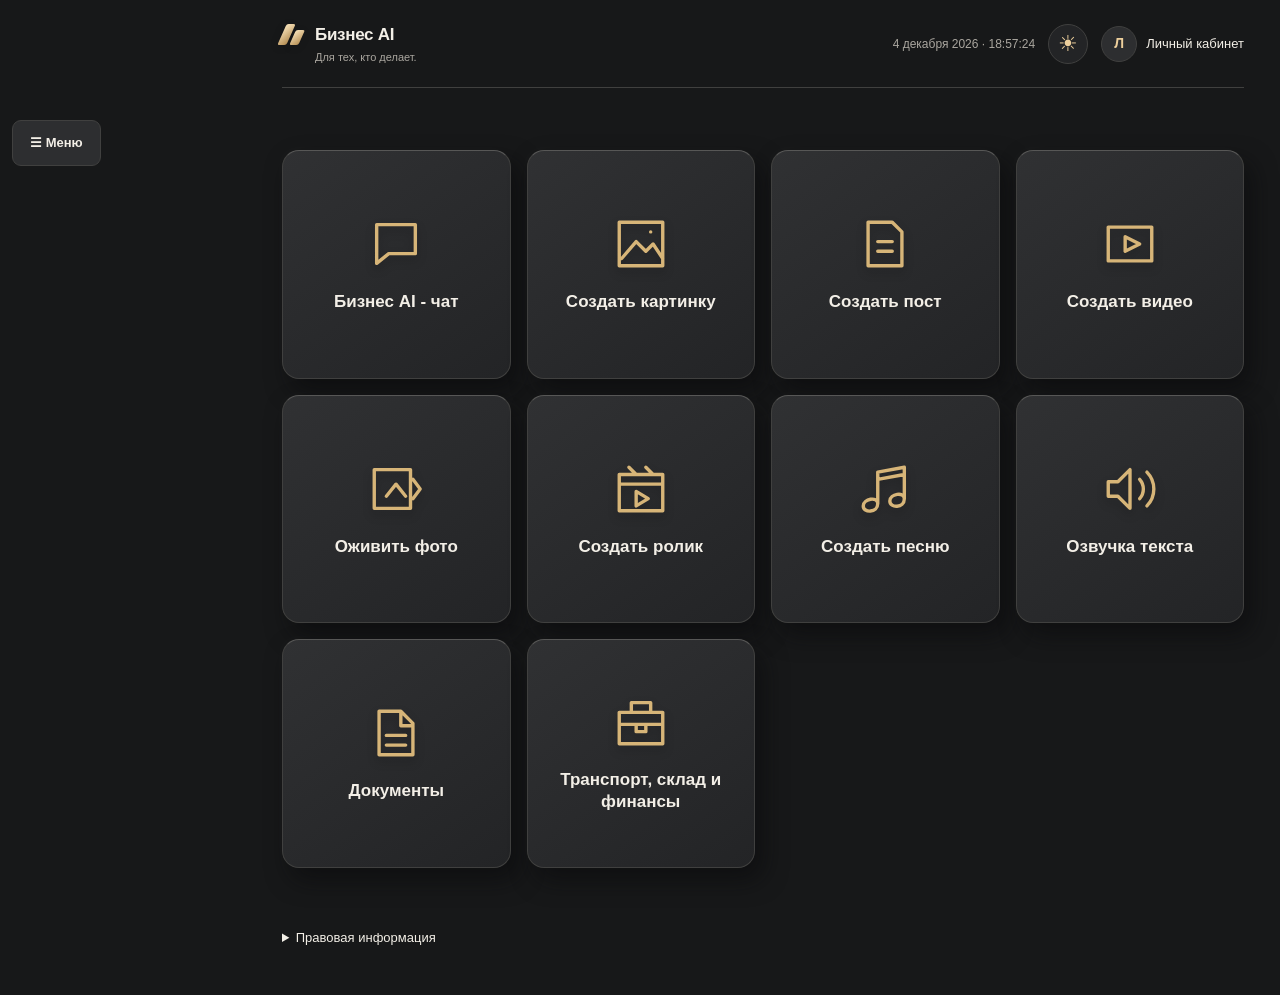
<file: index.html>
<!doctype html>
<html lang="ru"><head><script src="platform-config.js?v=release-20261121-3.3.0"></script><meta charset="UTF-8"/><meta name="viewport" content="width=device-width,initial-scale=1"/><meta name="theme-color" content="#191a1b"/><style>html:not([data-ui-ready="true"]) .app,html:not([data-ui-ready="true"]) #landing{visibility:hidden}</style><script>document.addEventListener("DOMContentLoaded",()=>{try{render();}finally{document.documentElement.dataset.uiReady="true";}},{once:true});</script><script>try{document.documentElement.dataset.theme=localStorage.getItem("biznes-ai-appearance:visitor")==="light"?"light":"dark";}catch{document.documentElement.dataset.theme="dark";}</script><title>Бизнес AI — Для тех, кто делает</title>
<style>
:root{font-family:Inter,Arial,sans-serif;color:#142d4e;background:#f3f7fb}*{box-sizing:border-box}body{margin:0}button,input,select,textarea{font:inherit}button{cursor:pointer}.app{display:flex;min-height:100vh}.sidebar{width:244px;background:#102b4a;color:white;padding:25px 16px;flex-shrink:0}.brand{font-size:26px;font-weight:900;letter-spacing:1px;margin:4px 12px 35px}.brand span{color:#19c9e9}.nav{display:block;width:100%;border:0;border-radius:10px;padding:14px;text-align:left;color:#c5d8eb;background:transparent;margin:6px 0}.nav.active,.nav:hover{background:#18496c;color:white}.main{padding:30px;flex:1;min-width:0;max-width:1500px}.top{display:flex;justify-content:space-between;align-items:center;gap:12px;flex-wrap:wrap}.muted{color:#6c8197}.grid{display:grid;grid-template-columns:repeat(4,minmax(0,1fr));gap:16px;margin:20px 0}.dashboard-stats{grid-template-columns:repeat(5,minmax(0,1fr));gap:10px}.dashboard-stats .card{padding:15px 12px;min-width:0}.dashboard-stats .value{font-size:clamp(16px,1.65vw,23px);white-space:nowrap}.stat-link{display:block;text-align:left;color:inherit;width:100%;font:inherit;transition:background .15s,border-color .15s}.stat-link:hover,.stat-link:focus-visible{background:#eaf7fb;border-color:#19b9d8;outline:2px solid #19b9d8;outline-offset:1px}.stat-link .muted{font-size:13px}.card{background:#fff;border:1px solid #e0eaf3;border-radius:16px;padding:22px;box-shadow:0 5px 22px #183e6110}.value{font-size:26px;font-weight:800;margin-top:12px}.two{display:grid;grid-template-columns:1.3fr 1fr;gap:18px}.fields{display:grid;grid-template-columns:repeat(2,minmax(0,1fr));gap:14px}label{display:block;font-size:13px;color:#486078;font-weight:600}input,select,textarea{display:block;width:100%;padding:11px;border:1px solid #ccdce9;border-radius:9px;margin-top:6px;background:#fff;color:#183653}input:focus,select:focus{outline:2px solid #6bdaf1}.btn{border:0;border-radius:10px;background:#12b8d7;color:white;padding:12px 17px;font-weight:700}.landing [data-landing-preview]{transition:background .2s ease,box-shadow .2s ease,transform .15s ease;box-shadow:0 3px 10px rgba(18,184,215,.18)}.landing [data-landing-preview]:hover{background:#1bd0ef;box-shadow:0 0 0 3px rgba(79,221,245,.18),0 6px 22px rgba(28,207,237,.38)}.landing [data-landing-preview]:active{transform:scale(.97);background:#079bb9;box-shadow:0 0 0 4px rgba(79,221,245,.27),0 0 20px rgba(28,207,237,.48)}.landing [data-landing-preview]:focus-visible{outline:2px solid #a2f3ff;outline-offset:3px}.landing [data-landing-preview]:disabled{opacity:.8;cursor:wait;box-shadow:0 0 0 3px rgba(79,221,245,.18),0 0 16px rgba(28,207,237,.35)}@media(prefers-reduced-motion:reduce){.landing [data-landing-preview]{transition:none}}.btn.secondary{background:#e9f4f8;color:#164362}.btn.danger{background:#fee6e6;color:#b62b39}.actions{display:flex;gap:9px;flex-wrap:wrap;margin:16px 0}.tabs{display:flex;gap:8px;flex-wrap:wrap;margin:16px 0}.tab{border:1px solid #c9dce9;border-radius:10px;padding:10px 13px;background:white;color:#25496a}.tab.active{background:#143e63;color:white}.line{display:flex;justify-content:space-between;border-bottom:1px solid #e7edf3;padding:12px 0;gap:12px}.recent-trip{width:100%;background:transparent;border-top:0;border-left:0;border-right:0;text-align:left;font:inherit;color:inherit;cursor:pointer;align-items:center}.recent-trip:hover,.recent-trip:focus-visible{background:#eaf7fb;outline:2px solid #19b9d8;outline-offset:1px;border-radius:5px}.recent-trip span{min-width:0;overflow-wrap:anywhere}.recent-trip strong{white-space:nowrap}.profit{color:#008c79}.loss{color:#b62b39}table{width:100%;border-collapse:collapse}th,td{text-align:left;padding:13px 9px;border-bottom:1px solid #e7edf3;font-size:13px}th{color:#6c8197}tr:hover{background:#f8fbfe}.scroll{overflow:auto}.hidden{display:none}h1{margin:0;font-size:29px}h2{margin:0 0 16px;font-size:19px}small{color:#6c8197}.pill{border-radius:20px;background:#e8f6fa;padding:5px 9px;font-size:12px}.notice{background:#eaf7fb;border-radius:10px;padding:12px;margin:15px 0;color:#24536d}.section{margin-top:18px}.chart{display:flex;align-items:end;gap:12px;height:150px;padding-top:15px}.bar{flex:1;background:#16b6d4;min-height:3px;border-radius:6px 6px 0 0;position:relative}.bar.alt{background:#173f65}.bar span{position:absolute;bottom:-25px;font-size:10px;white-space:nowrap;left:0}.footer{margin-top:30px;font-size:12px;color:#8192a3}@media(max-width:1000px){.dashboard-stats{grid-template-columns:repeat(5,minmax(0,1fr))}.dashboard-stats .card{padding:10px 7px}.dashboard-stats .value{font-size:15px}.grid{grid-template-columns:repeat(2,1fr)}.two{grid-template-columns:1fr}}@media(max-width:680px){.dashboard-stats{grid-template-columns:repeat(2,minmax(0,1fr))}.app{display:block}.sidebar{width:100%;padding:13px}.brand{margin:0 0 8px}.nav{display:inline-block;width:auto;margin:3px;padding:10px}.main{padding:16px}.fields,.grid{grid-template-columns:1fr}h1{font-size:24px}.card{padding:15px}}
 .auth-wrap{max-width:520px;margin:22px auto}.auth-head{text-align:center;margin-bottom:20px}.auth-logo{font-size:30px;font-weight:900;color:#102b4a}.auth-logo span{color:#12b8d7}.auth-note{background:#fff6df;color:#76571b;border-radius:10px;padding:12px;font-size:13px;line-height:1.5;margin:14px 0}.auth-links{display:flex;justify-content:space-between;gap:12px;flex-wrap:wrap;margin-top:18px}.auth-links button{background:none;border:0;color:#116f9d;text-decoration:underline;padding:5px}.auth-wrap input:disabled{background:#f5f8fa;color:#789}.account-list{display:grid;gap:12px;margin-top:20px}@media(max-width:680px){.auth-wrap{margin:8px auto}}.landing{position:fixed;inset:0;z-index:100;overflow:auto;background:linear-gradient(110deg,rgba(3,17,32,.91),rgba(8,30,55,.58) 55%,rgba(5,20,39,.82)),linear-gradient(160deg,#07172a 0%,#153d5a 42%,#c47a61 72%,#071b30 100%);color:#fff;padding:clamp(22px,5vw,75px)}.landing[hidden]{display:none}.landing-grid{max-width:1400px;margin:auto;min-height:calc(100vh - 130px);display:grid;grid-template-columns:1.1fr .9fr;gap:clamp(28px,5vw,100px);align-items:center}.landing-brand{font-size:clamp(42px,6vw,86px);font-style:italic;font-weight:900;letter-spacing:-3px;line-height:1}.landing-brand:before{content:'▰';font-size:32px;color:#13d7ec;margin-right:12px}.landing-intro{font-size:clamp(18px,2.2vw,29px);line-height:1.4;max-width:650px;margin:24px 0 40px}.landing-feature{display:flex;gap:18px;align-items:center;margin:24px 0;font-size:clamp(17px,1.5vw,21px)}.landing-feature b{font-size:31px;color:#19d6e9;width:44px;text-align:center}.landing-card{background:#061b31f0;border:1px solid #16bcd7;border-radius:24px;padding:clamp(22px,3vw,42px);box-shadow:0 18px 55px #0007;max-width:560px;width:100%;margin:auto}.landing-tabs{display:grid;grid-template-columns:1fr 1fr;gap:8px;margin-bottom:30px}.landing-tabs button{border:0;background:transparent;color:#d6e9f6;padding:15px;font-weight:700;border-bottom:2px solid #314e63}.landing-tabs button.active{border-color:#11e2eb;background:#143b51;border-radius:12px 12px 0 0}.landing-card h2{text-align:center;font-size:28px;margin:0 0 12px;color:white}.landing-card p{text-align:center;color:#b6cadd}.landing-card label{color:#d9e7f4;margin:15px 0}.landing-password-wrap{position:relative;display:block}.landing-password-wrap input[type=password],.landing-password-wrap input[type=text]:has(+ .landing-password-eye){padding-right:48px}.landing-password-eye{position:absolute;right:7px;top:50%;transform:translateY(-50%);border:0;background:transparent;color:#d9e7f4;cursor:pointer;font-size:21px;line-height:1;padding:8px;border-radius:7px}.landing-password-eye:hover,.landing-password-eye:focus-visible{background:#28516b;outline-offset:2px}.landing-card input{background:#142e46;border-color:#4a6579;color:white}.landing-card input::placeholder{color:#9db3c4}.landing-card .btn{width:100%;margin:12px 0;background:#08d3e7;color:#082339}.landing-links{display:flex;justify-content:space-between;gap:8px;flex-wrap:wrap;margin:10px 0}.landing-links button{border:0;background:none;color:#36dbe8;padding:5px;text-decoration:underline}.landing-demo{background:#1e3e55!important;color:#fff!important;border:1px solid #56748c!important}.landing-disclaimer{font-size:12px;line-height:1.5;background:#15364c;padding:12px;border-radius:10px;color:#d6e5ef!important}.landing-bottom{max-width:1400px;margin:12px auto 0;color:#c4d8e5;font-size:13px}@media(max-width:850px){.landing{padding:22px 14px}.landing-grid{grid-template-columns:1fr;gap:24px}.landing-brand{font-size:clamp(39px,11vw,62px)}.landing-intro{font-size:18px;margin:15px 0}.landing-feature{margin:12px 0;font-size:16px}.landing-feature b{font-size:23px}.landing-card{padding:22px 18px}.landing-card h2{font-size:23px}.landing-bottom{text-align:center}}.account-panels{display:grid;grid-template-columns:repeat(2,minmax(0,1fr));gap:16px;margin-top:18px}.account-panel{border:1px solid #c9dce9;border-radius:14px;padding:18px;background:#fff;min-width:0}.account-panel summary{cursor:pointer;list-style:none;display:flex;justify-content:space-between;align-items:center;gap:10px;font-weight:700;color:#173c60}.account-panel summary::-webkit-details-marker{display:none}.account-panel summary:after{content:'⌄';font-size:22px;color:#168dab;display:inline-block;min-width:20px;text-align:center}.account-panel summary:hover{color:#079bb9}.account-panel summary:focus-visible{outline:2px solid #12b8d7;outline-offset:4px;border-radius:4px}.account-panel[open] summary:after{content:'⌃'}.account-panel .panel-body{margin-top:14px}.account-panel .panel-value{font-size:24px;font-weight:800;margin:9px 0;color:#102b4a}.account-panel .panel-hint{font-size:13px;color:#6c8197;margin-top:12px}@media(max-width:750px){.account-panels{grid-template-columns:1fr}}.trip-list{display:grid;grid-template-columns:repeat(auto-fit,minmax(min(100%,310px),1fr));gap:12px;margin-top:15px}.trip-list-card{display:flex;flex-direction:column;gap:11px;min-width:0;width:100%;padding:17px;text-align:left;border:1px solid #d5e5f0;border-radius:13px;background:#fff;color:#183653;cursor:pointer;transition:border-color .15s,box-shadow .15s,background .15s}.trip-list-card:hover,.trip-list-card:focus-visible{background:#f0fbff;border-color:#12b8d7;box-shadow:0 4px 16px #183e6118;outline:none}.trip-list-head,.trip-list-bottom{display:flex;justify-content:space-between;align-items:center;gap:10px;flex-wrap:wrap}.trip-list-route{font-size:17px;font-weight:700;overflow-wrap:anywhere}.trip-list-meta{color:#6c8197;font-size:13px;overflow-wrap:anywhere}.trip-list-bottom{border-top:1px solid #e6eef5;padding-top:10px;font-size:13px}.trip-list-open{color:#087f9e;font-weight:700}@media(max-width:680px){.trip-list{grid-template-columns:1fr}.trip-list-card{padding:15px}}.finance-controls{margin:14px 0 18px}.finance-periods{display:flex;flex-wrap:wrap;gap:5px}.finance-period{border:1px solid #cbdfea;border-radius:8px;background:#f4f8fc;color:#264864;padding:8px 12px;font-weight:700;flex:1;min-width:62px}.finance-period.selected{background:#12b8d7;border-color:#12b8d7;color:#fff}.finance-date-label{margin-top:12px;max-width:220px}.finance-date-label input{margin-top:5px}.finance-date-nav{display:flex;align-items:end;gap:8px;margin-top:12px}.finance-date-nav .finance-date-label{margin-top:0;flex:1;max-width:none}.finance-nav-btn{height:42px;min-width:38px;border:1px solid #cbdfea;background:#f4f8fc;border-radius:8px;color:#087f9e;font-size:26px;cursor:pointer}.finance-nav-btn:hover{background:#dff7fc}.home-title{text-align:center;margin:16px 0 22px}.home-sections{display:grid;grid-template-columns:minmax(0,1fr);gap:14px;max-width:900px;margin:0 auto}.home-section{display:flex;align-items:center;gap:18px;min-height:76px;padding:18px 24px;background:#173e5e;color:white;border:0;border-radius:12px;text-align:left;font-weight:700}.home-section:hover,.home-section:focus-visible{background:#215a7b;outline:2px solid #20cbe5}.home-icon{color:#36d9ee;font-size:22px;width:28px;text-align:center}.home-arrow{margin-left:auto;font-size:25px;color:#b5d4e4}.back-to-home{background:transparent;color:#176f94;border:0;font-weight:700;margin-bottom:16px;padding:7px 0}#exit-hint{position:fixed;bottom:16px;left:50%;transform:translateX(-50%);background:#102b4a;color:white;border-radius:9px;padding:10px 16px}#exit-hint:empty{display:none}@media(max-width:700px){.home-sections{grid-template-columns:1fr;gap:10px}.home-section{min-height:56px;padding:13px 16px;gap:14px}}.saved-calcs{display:grid;grid-template-columns:repeat(auto-fit,minmax(min(100%,290px),1fr));gap:12px}.saved-calc-card{position:relative;display:flex;flex-direction:column;align-items:flex-start;gap:8px;width:100%;padding:16px 38px 16px 16px;border:1px solid #d5e5f0;border-radius:13px;background:#fff;color:#183653;text-align:left}.saved-calc-card:hover,.saved-calc-card:focus-visible,.saved-calc-card.selected{border-color:#12b8d7;background:#f0fbff;outline:none}.saved-calc-route{font-weight:750;font-size:16px}.saved-calc-type{font-size:13px;color:#647e93}.saved-calc-values{display:flex;flex-wrap:wrap;gap:8px 20px;font-size:13px}.saved-calc-chevron{position:absolute;right:15px;top:50%;transform:translateY(-50%);font-size:26px;color:#1289ab}@media(max-width:680px){.saved-calcs{grid-template-columns:1fr}.saved-calc-card{padding:14px 35px 14px 14px}}.page-navigation{display:flex;flex-direction:column;align-items:flex-start;gap:7px;margin-bottom:12px}.page-navigation [data-go-home]{font-weight:800;font-size:17px;padding:10px 18px}.sidebar-stats{display:flex;flex-direction:column;gap:13px;margin-top:28px}.sidebar-stat{width:100%;display:flex;flex-direction:column;align-items:flex-start;gap:9px;text-align:left;background:#fff;color:#102b4a;border:1px solid #b5d5e4;border-radius:12px;padding:17px 14px;cursor:pointer;box-shadow:0 3px 12px rgba(0,0,0,.12)}.sidebar-stat:hover,.sidebar-stat:focus-visible{border-color:#12b8d7;outline:2px solid #12b8d7;outline-offset:2px}.sidebar-stat-label{font-size:14px;font-weight:650}.sidebar-stat-value{font-size:clamp(16px,1.4vw,21px);font-weight:850;overflow-wrap:anywhere}@media(max-width:680px){.sidebar-stats{display:grid;grid-template-columns:1fr;gap:9px;margin-top:10px}.sidebar-stat{padding:12px 15px;gap:4px}.sidebar-stat-value{font-size:19px}.brand{margin-bottom:0}}.subscription-tariffs{display:grid;grid-template-columns:repeat(2,minmax(0,1fr));gap:14px;margin:16px 0}.subscription-tariff{display:flex;flex-direction:column;align-items:flex-start;gap:10px;padding:20px;border:1px solid #c9dce9;border-radius:14px;background:#f7fbff;min-width:0;cursor:pointer;transition:background .18s,border-color .18s,box-shadow .18s,transform .18s}.subscription-tariff:hover,.subscription-tariff:focus-visible,.subscription-tariff:focus-within{background:#e9faff;border-color:#12b8d7;box-shadow:0 8px 24px #168dab28;transform:translateY(-2px)}.subscription-tariff:focus-visible{outline:2px solid #12b8d7;outline-offset:3px}.subscription-tariff:hover button,.subscription-tariff:focus-within button{background:#168dab;color:#fff;border-color:#168dab}.subscription-tariff-title{font-size:17px;font-weight:800;color:#173c60}.subscription-tariff-price{font-size:30px;font-weight:900;color:#102b4a}.subscription-tariff-price small{display:block;font-size:13px;font-weight:500;color:#6c8197}.subscription-tariff p{margin:0 0 5px;color:#486078;font-size:14px;line-height:1.5;flex:1}.subscription-tariff button{width:100%;margin-top:auto}.subscription-discount{display:inline-block;font-size:12px;background:#dff7ec;color:#126b4b;border-radius:6px;padding:4px 7px;vertical-align:middle}@media(max-width:850px){.subscription-tariffs{grid-template-columns:1fr}}.account-panel .btn,.card.section .btn{transition:background .18s,color .18s,box-shadow .18s,transform .18s,border-color .18s}.account-panel .btn:hover,.card.section .btn:hover{background:#168dab;color:#fff;border-color:#168dab;box-shadow:0 5px 15px #168dab38;transform:translateY(-2px)}.account-panel .btn:focus-visible,.card.section .btn:focus-visible{outline:3px solid #12b8d7;outline-offset:3px}.subscription-status-row{display:flex;align-items:center;justify-content:space-between;flex-wrap:wrap;gap:12px;background:#eef9fd;border:1px solid #c4e8f2;border-radius:12px;padding:14px;margin:12px 0}.subscription-status-row [role="status"]{font-weight:700;color:#173c60}.subscription-status-row button{flex-shrink:0}.local-doc-modal{position:fixed;inset:0;z-index:10000;background:rgba(3,16,30,.72);display:flex;align-items:center;justify-content:center;padding:22px;overflow:auto}.local-doc-modal-panel{width:min(100%,980px);max-height:calc(100vh - 44px);overflow:auto;border-radius:18px;box-shadow:0 24px 80px rgba(0,0,0,.38)}.local-doc-modal-panel>.card{margin:0}.local-doc-modal-panel .local-doc-form .fields{max-height:none}@media(max-width:650px){.local-doc-modal{align-items:flex-start;padding:10px}.local-doc-modal-panel{max-height:calc(100dvh - 20px);border-radius:14px}.local-doc-modal-panel .card{padding:16px}.local-doc-modal-panel .local-doc-form .fields{grid-template-columns:1fr}.local-doc-modal-panel .actions{display:grid;grid-template-columns:1fr}.local-doc-modal-panel .actions .btn{width:100%}}.local-doc-types{display:grid;grid-template-columns:repeat(3,minmax(0,1fr));gap:12px;margin:20px 0}.local-doc-type{background:#fff;border:1px solid #c9dce9;border-radius:13px;padding:22px 12px;font-weight:700;color:#173c60;display:flex;gap:10px;align-items:center;justify-content:center;transition:.2s}.local-doc-type span{color:#168dab;font-size:25px}.local-doc-type:hover,.local-doc-type:focus-visible{background:#e9faff;border-color:#12b8d7;box-shadow:0 6px 18px #168dab28;transform:translateY(-2px)}.local-doc-record{display:flex;justify-content:space-between;align-items:center;gap:12px;flex-wrap:wrap;border-bottom:1px solid #e0eaf3;padding:12px 0}.local-doc-form .fields label:last-child{grid-column:1/-1}@media(max-width:750px){.local-doc-types{grid-template-columns:repeat(2,minmax(0,1fr))}}@media(max-width:450px){.local-doc-types{grid-template-columns:1fr}}.local-doc-types{grid-template-columns:repeat(2,minmax(0,1fr))}.local-party-picker{display:grid;grid-template-columns:repeat(3,minmax(0,1fr));gap:12px;padding:16px;background:#eef8fc;border:1px solid #c4e8f2;border-radius:12px;margin-bottom:16px}.local-party-picker label{font-weight:700;color:#173c60}.local-party-picker select{display:block;width:100%;margin-top:7px;min-width:0;padding:11px;border:1px solid #b9cfdf;border-radius:8px;background:#fff}@media(max-width:750px){.local-doc-types{grid-template-columns:1fr}.local-party-picker{grid-template-columns:1fr}}.directory-toggle-btn{background:#e7f8fd!important;color:#087b9a!important;border:1px solid #21c6df!important;box-shadow:0 3px 10px #119eb31c;transition:background .2s,color .2s,box-shadow .2s,transform .2s,border-color .2s;cursor:pointer}.directory-toggle-btn:hover,.directory-toggle-btn:focus-visible{background:#0bc8e0!important;color:#05263b!important;border-color:#05b3cf!important;box-shadow:0 8px 20px #0aacc64d;transform:translateY(-2px)}.directory-toggle-btn:focus-visible{outline:3px solid #0985a5;outline-offset:3px}.support-contact{display:flex;align-items:center;flex-wrap:wrap;gap:10px;margin-top:16px;padding-top:12px;border-top:1px solid #d7e4ee}.support-contact a{color:#087eab;font-weight:700;text-decoration:underline;text-underline-offset:3px}.support-contact a:hover{color:#06b5d0}.support-contact .btn{transition:background .18s,box-shadow .18s,transform .18s}.support-contact .btn:hover{background:#168dab;color:white;box-shadow:0 5px 15px #168dab38;transform:translateY(-2px)}.support-copy-status{font-size:13px;color:#16714b}
.landing-brand span{color:#12c7e9}.sidebar-stats{display:none!important}


.fleet-metrics{display:grid;grid-template-columns:repeat(4,minmax(0,1fr));gap:12px;margin:16px 0 22px}.fleet-stat{background:#fff;border:1px solid #d0e0ec;border-radius:12px;padding:17px;display:flex;flex-direction:column;gap:8px;min-width:0}.fleet-stat small{color:#54708a;font-size:13px}.fleet-stat strong{font-size:clamp(16px,2vw,23px);overflow-wrap:anywhere;color:#102b4a}.fleet-panel{background:#fff;border:1px solid #d0e0ec;border-radius:13px;padding:22px;margin:18px 0}.fleet-panel h3{margin:0 0 18px}.fleet-fields{display:grid;grid-template-columns:repeat(2,minmax(0,1fr));gap:14px;margin-bottom:18px}.fleet-fields label{display:flex;flex-direction:column;gap:6px;font-weight:600;font-size:14px}.fleet-fields input,.fleet-fields select{width:100%;padding:11px;border:1px solid #b4cbdc;border-radius:8px;background:#fff;color:#102b4a}.fleet-item{display:flex;justify-content:space-between;align-items:center;gap:12px;padding:15px 0;border-bottom:1px solid #e0eaf0}.fleet-item:last-child{border-bottom:0}.fleet-item .muted{font-size:13px;margin-top:5px}.fleet-nav{margin-bottom:16px}.fleet-nav button{border:0;background:none;color:#116f9d;font-weight:700;padding:8px;cursor:pointer}@media(max-width:760px){.fleet-metrics,.fleet-fields{grid-template-columns:repeat(2,minmax(0,1fr))}.fleet-panel{padding:14px}.fleet-item{flex-wrap:wrap}}@media(max-width:440px){.fleet-metrics,.fleet-fields{grid-template-columns:1fr}}

.fleet-stat[data-fleet-metric]{transition:background .15s,border-color .15s,box-shadow .15s,transform .12s;position:relative}.fleet-stat[data-fleet-metric]::after{content:'›';position:absolute;right:12px;top:10px;color:#168ca8;font-size:22px;font-weight:700}.fleet-stat[data-fleet-metric]:hover,.fleet-stat[data-fleet-metric]:focus-visible{border-color:#12b8d7;background:#effaff;outline:2px solid #12b8d7;outline-offset:1px;box-shadow:0 5px 16px #12b8d72b}.fleet-stat[data-fleet-metric]:active{background:#c9f3fa;transform:scale(.985)}.route-suggestions{position:absolute;top:100%;left:0;right:0;z-index:30;background:#fff;border:1px solid #b9cddd;border-radius:9px;box-shadow:0 8px 18px #142d4e24;max-height:240px;overflow:auto}.route-suggestion{display:block;width:100%;text-align:left;border:0;background:white;padding:10px 12px;color:#142d4e}.route-suggestion:hover,.route-suggestion:focus{background:#e8f7fc}
.warehouse-overview-grid{display:grid;grid-template-columns:minmax(0,1fr) minmax(0,1fr);gap:16px;align-items:start;margin-top:16px}.warehouse-overview-grid>.warehouse-panel{min-width:0;margin:0}.warehouse-overview-grid .warehouse-stock-row,.warehouse-overview-grid .warehouse-history-row{overflow-wrap:anywhere}@media(max-width:850px){.warehouse-overview-grid{grid-template-columns:minmax(0,1fr)}}
.warehouse-item-grid{display:grid;grid-template-columns:minmax(0,1fr) minmax(0,1fr);gap:14px;align-items:stretch;margin:16px 0;padding:12px;border:1px solid #dbe5ee;border-radius:14px}.warehouse-item-grid>.warehouse-stock-row{margin:0;min-width:0}.warehouse-item-history{min-width:0;min-height:0;max-height:210px;overflow-y:auto;overscroll-behavior:contain;padding:12px;border-radius:12px;background:#f8fafc;overflow-wrap:anywhere}.warehouse-item-history h3{font-size:16px;margin:0 0 12px}.warehouse-item-history .warehouse-history-row{padding:10px 0;border-bottom:1px solid #e2e8f0}@media(max-width:850px){.warehouse-item-grid{grid-template-columns:minmax(0,1fr)}}
.warehouse-search-heading{display:grid;grid-template-columns:minmax(0,1fr) minmax(0,1fr);gap:16px;align-items:center}.warehouse-search-heading h2{margin-top:0}.warehouse-search-label{display:flex;flex-direction:column;gap:6px;font-weight:600}.warehouse-search-label input{width:100%;min-width:0;padding:11px;border:1px solid #cbd5e1;border-radius:10px;font:inherit}@media(max-width:700px){.warehouse-search-heading{grid-template-columns:minmax(0,1fr)}}
/* Warehouse: highlight and clickable stock blocks */
#content .warehouse-tile,#content .warehouse-panel,#content .warehouse-stock-row,#content .warehouse-history-row{transition:background .18s,border-color .18s,box-shadow .18s}
#content .warehouse-tile{cursor:pointer;text-align:left;color:inherit;font:inherit;width:100%}
#content .warehouse-tile:hover,#content .warehouse-tile:focus-visible,#content .warehouse-stock-row:hover,#content .warehouse-history-row:hover{background:#eaf8ff;border-color:#54c6e1;box-shadow:0 4px 16px rgba(15,137,179,.12)}
#content .warehouse-stock-row,#content .warehouse-history-row{border:1px solid transparent;border-top-color:#e2e8f0;border-radius:10px;padding:14px 10px;margin:0 -10px;cursor:pointer}
#content .warehouse-stock-row:focus-visible,#content .warehouse-history-row:focus-visible,#content .warehouse-tile:focus-visible{outline:2px solid #12b8d7;outline-offset:2px}
#content .warehouse-stock-row:focus-within,#content .warehouse-stock-row.warehouse-selected{background:#eaf8ff;border-color:#54c6e1}
@media(prefers-reduced-motion:reduce){#content .warehouse-tile,#content .warehouse-panel,#content .warehouse-stock-row,#content .warehouse-history-row{transition:none}}

/* Calculator mode: two direct buttons instead of dropdown */
.transport-mode-switch{grid-column:1/-1;display:grid;grid-template-columns:1fr 1fr;gap:10px;margin-bottom:5px}
.transport-mode-btn{border:1px solid #c9dce9;border-radius:10px;background:#edf5f9;color:#173f65;padding:13px 9px;font-weight:700;cursor:pointer;transition:background .15s,border-color .15s,box-shadow .15s}
.transport-mode-btn:hover,.transport-mode-btn:focus-visible{background:#ddf5fc;border-color:#12b8d7;box-shadow:0 0 0 2px rgba(18,184,215,.12)}
.transport-mode-btn.active{background:#123f66;color:white;border-color:#123f66}
@media(max-width:450px){.transport-mode-switch{grid-template-columns:1fr}}

/* Calculator action button hover/press feedback (test2 only) */
#content .calc-action-highlight{transition:background-color .18s ease,box-shadow .18s ease,transform .12s ease,filter .18s ease}
#content .calc-action-highlight:hover,#content .calc-action-highlight:focus-visible{filter:brightness(1.1);box-shadow:0 0 0 3px rgba(18,184,215,.18),0 6px 20px rgba(18,184,215,.25)}
#content .calc-action-highlight:active{transform:translateY(1px) scale(.98);box-shadow:0 0 0 3px rgba(18,184,215,.24)}
@media(prefers-reduced-motion:reduce){#content .calc-action-highlight{transition:none}}

/* Calculator numeric fields: hover, focus and active input highlighting */
#content input[data-numeric="1"]{transition:border-color .18s ease,background-color .18s ease,box-shadow .18s ease}
#content input[data-numeric="1"]:hover{border-color:#32b9dc;background-color:#f4fcff;box-shadow:0 0 0 2px rgba(18,184,215,.10)}
#content input[data-numeric="1"]:focus{outline:none;border-color:#08afd1;background-color:#fff;box-shadow:0 0 0 3px rgba(18,184,215,.22),0 2px 12px rgba(18,184,215,.12)}
@media(prefers-reduced-motion:reduce){#content input[data-numeric="1"]{transition:none}}

/* Calculator route city inputs: same hover and focus treatment as numeric inputs */
#content input[data-field="from"],#content input[data-field="to"]{transition:border-color .18s ease,background-color .18s ease,box-shadow .18s ease}
#content input[data-field="from"]:hover,#content input[data-field="to"]:hover{border-color:#32b9dc;background-color:#f4fcff;box-shadow:0 0 0 2px rgba(18,184,215,.10)}
#content input[data-field="from"]:focus,#content input[data-field="to"]:focus{outline:none;border-color:#08afd1;background-color:#fff;box-shadow:0 0 0 3px rgba(18,184,215,.22),0 2px 12px rgba(18,184,215,.12)}
@media(prefers-reduced-motion:reduce){#content input[data-field="from"],#content input[data-field="to"]{transition:none}}

/* Global actionable controls only: no decorative or read-only card hover. */
button:not(:disabled),[role="button"]:not([aria-disabled="true"]),input:not(:disabled):not([type="hidden"]):not([type="checkbox"]):not([type="radio"]),select:not(:disabled),textarea:not(:disabled){transition:border-color .16s ease,background-color .16s ease,box-shadow .16s ease,filter .16s ease}
button:not(:disabled):hover,[role="button"]:not([aria-disabled="true"]):hover{filter:brightness(1.07);box-shadow:0 3px 13px rgba(18,184,215,.18)}
button:not(:disabled):focus-visible,[role="button"]:not([aria-disabled="true"]):focus-visible{outline:2px solid #12b8d7;outline-offset:2px}
button:not(:disabled):active,[role="button"]:not([aria-disabled="true"]):active{filter:brightness(.97)}
input:not(:disabled):not([readonly]):not([type="hidden"]):not([type="checkbox"]):not([type="radio"]):hover,select:not(:disabled):hover,textarea:not(:disabled):not([readonly]):hover{border-color:#32b9dc;background-color:#f4fcff;box-shadow:0 0 0 2px rgba(18,184,215,.10)}
input:not(:disabled):not([readonly]):not([type="hidden"]):not([type="checkbox"]):not([type="radio"]):focus,select:not(:disabled):focus,textarea:not(:disabled):not([readonly]):focus{outline:none;border-color:#08afd1;background-color:#fff;box-shadow:0 0 0 3px rgba(18,184,215,.22),0 2px 12px rgba(18,184,215,.12)}
@media(prefers-reduced-motion:reduce){button,input,select,textarea,[role="button"]{transition:none}}
.fleet-result-toggle{width:100%;border:0;border-bottom:1px solid #e0eaf0;background:white;display:flex;justify-content:space-between;align-items:center;gap:12px;padding:16px 5px;text-align:left;color:#173c60;cursor:pointer}.fleet-result-toggle:hover,.fleet-result-toggle:focus-visible{background:#effaff;outline:2px solid #12b8d7;border-radius:8px}.fleet-result-toggle .muted{display:block;font-size:13px;margin-top:5px}.fleet-history{padding:16px 10px 22px;background:#f6fbff;border-radius:10px}.fleet-history-head{display:flex;justify-content:space-between;align-items:center;flex-wrap:wrap;gap:12px}.fleet-history .fleet-metrics{grid-template-columns:repeat(auto-fit,minmax(145px,1fr))}@media(max-width:680px){.fleet-result-toggle{flex-wrap:wrap}.fleet-history{padding:12px 4px}}.fleet-history-link{border:0;background:transparent;color:#087f9e;font-weight:700;text-decoration:underline;cursor:pointer;padding:8px}.fleet-history-link:hover,.fleet-history-link:focus-visible{background:#e0f7fc;outline:2px solid #12b8d7;border-radius:6px}.fleet-item:target{outline:2px solid #12b8d7}/* Business AI login: keep entered email and password visible while focused */
.landing-card input,.landing-card input:hover,.landing-card input:focus,.landing-card input:active,.landing-card input:-webkit-autofill,.landing-card input:-webkit-autofill:focus{background-color:#142e46!important;color:#ffffff!important;-webkit-text-fill-color:#ffffff!important;caret-color:#ffffff!important;border-color:#4a6579!important;}
.landing-card input::placeholder{color:#9db3c4!important;-webkit-text-fill-color:#9db3c4!important;}
.landing-card input:-webkit-autofill,.landing-card input:-webkit-autofill:hover,.landing-card input:-webkit-autofill:focus{-webkit-box-shadow:0 0 0 1000px #142e46 inset!important;box-shadow:0 0 0 1000px #142e46 inset!important;}

</style><link rel="stylesheet" href="documents.css?v=release-20261121-3.3.0">
<script src="ui-dialogs.js?v=release-20261121-3.3.0" defer></script>
<script src="documents.js?v=release-20261121-3.3.0" defer></script>
<script src="trip-documents.js?v=release-20261121-3.3.0" defer></script>
<script src="password-recovery.js?v=release-20261121-3.3.0" defer></script>
<link rel="stylesheet" href="theme.css?v=release-20261121-3.3.0">
<script src="theme.js?v=release-20261121-3.3.0" defer></script>
<link rel="stylesheet" href="ai-assistant.css?v=release-20261121-3.3.0">
<script src="ai-content-config.js?v=release-20261121-3.3.0" defer></script>
<script src="chat-config.js?v=release-20261121-3.3.0" defer></script>
<script src="ai-config.js?v=release-20261121-3.3.0" defer></script>
<script src="ai-assistant.js?v=release-20261121-3.3.0" defer></script>
<script src="ai-voice.js?v=release-20261121-3.3.0" defer></script>

<script src="chat-extension.js?v=release-20261121-3.3.0" defer></script>
<script src="chat-mail.js?v=release-20261121-3.3.0" defer></script>
<link rel="stylesheet" href="chat-mail.css?v=release-20261121-3.3.0">
<script src="ai-bonus-config.js?v=release-20261121-3.3.0" defer></script>
<script src="ai-bonus.js?v=release-20261121-3.3.0" defer></script>
<script src="ui-adjustments.js?v=release-20261121-3.3.0" defer></script>
<link rel="stylesheet" href="ui-adjustments.css?v=release-20261121-3.3.0">
<link rel="stylesheet" href="ai-content.css?v=release-20261121-3.3.0">
<script src="chat-audio.js?v=release-20261121-3.3.0" defer></script>

<script src="account-services.js?v=release-20261122-3.4.0" defer></script>
<script src="document-library.js?v=release-20261121-3.3.0" defer></script>
<script src="device-drafts.js?v=release-20261121-3.3.0" defer></script>
<script src="library-autosave.js?v=release-20261121-3.3.0" defer></script>
<script src="chat-attachments.js?v=release-20261121-3.3.0" defer></script>
<script src="office-editor.js?v=release-20261121-3.3.0" defer></script>
<script src="site-search-context.js?v=release-20261121-3.3.0" defer></script>
<script src="media-ui.js?v=release-20261122-3.4.0" defer></script>
<script src="music-ui.js?v=release-20261122-3.4.0" defer></script>
<script src="audio-ui.js?v=release-20261122-3.4.0" defer></script>
<script src="public-access.js?v=release-20261122-3.4.0" defer></script>
<script src="compact-ai.js?v=release-20261121-3.3.0" defer></script>
<script src="wallet-navigation.js?v=release-20261121-3.3.0" defer></script>
<script src="document-subscription.js?v=release-20261121-3.3.0" defer></script>
<script src="document-payments.js?v=release-20261121-3.3.0" defer></script>
<link rel="stylesheet" href="workspace-update.css?v=release-20261121-3.3.0">
<script src="workspace-update.js?v=release-20261121-3.3.0" defer></script>
<script src="account-layout.js?v=release-20261121-3.3.0" defer></script>
<script src="chat-document-actions.js?v=release-20261121-3.3.0" defer></script>
<script src="chat-models.js?v=release-20261121-3.3.0" defer></script>
<script src="unified-menu.js?v=release-20261122-3.4.0" defer></script>
<link rel="stylesheet" href="unified-menu.css?v=release-20261122-3.4.0">
<script src="site-update.js?v=release-20261121-3.3.0" data-version="release-20261122-3.4.0" defer></script>
<script src="legal-links.js?v=release-20261122-3.4.0" defer></script>
<link rel="icon" type="image/svg+xml" href="favicon.svg">
</head><body><section id="landing" class="landing" hidden aria-label="Стартовая страница Business AI"><div class="landing-grid"><div><div class="landing-brand"><span class="champagne-mark" aria-hidden="true"><i></i><i></i></span><span>Бизнес <b>AI</b></span></div><div class="landing-intro">Для тех, кто делает.</div></div><div class="landing-card"><div class="landing-tabs"><button type="button" class="active" data-landing-tab="login">Вход</button><button type="button" data-landing-tab="register">Регистрация</button></div><h2 id="landing-title">Вход в Business AI</h2><p id="landing-subtitle">Вход в личный кабинет</p><div id="landing-fields"><label>Электронная почта<input type="email" placeholder="example@mail.ru" autocomplete="email" required></label><label>Пароль<input type="password" placeholder="Пароль" autocomplete="current-password" required></label></div><p class="landing-password-hint" style="font-size:12px;color:#a9bfd1;margin:9px 0 3px;line-height:1.5">Пароль должен содержать не менее 10 символов.</p><div class="landing-links"><button type="button" data-landing-tab="recover">Забыли пароль?</button></div><button type="button" class="btn" data-landing-preview>Войти</button><p id="landing-error" role="alert" style="color:#ffb9b9;white-space:pre-wrap"></p></div></div></section><div class="app"><aside class="sidebar" aria-label="Место для будущей рекламы"><div id="sidebar-stats" class="sidebar-stats"></div></aside><main class="main"><div id="content"></div><div id="exit-hint" role="status" aria-live="polite"></div></main></div>
<script>
const API_URL=window.BUSINESS_PLATFORM.auth;
let landingTab='login';
let currentUser=null;
let editingProfile=false;
function profileKey(){return 'transera-profile-'+(currentUser?.email||'').toLowerCase();}
function applyProfileOverrides(){if(!currentUser?.email)return;try{const saved=JSON.parse(localStorage.getItem(profileKey())||'null');if(saved&&typeof saved==='object'){currentUser={...currentUser,full_name:saved.full_name??currentUser.full_name,organization:saved.organization??currentUser.organization};}}catch{}}

function showLandingTab(tab){
  if(tab==='recover'){document.getElementById('landing-error').textContent='Восстановление пароля пока не подключено. Для помощи обратитесь к администратору.';return;}
  landingTab=tab;
  document.querySelectorAll('[data-landing-tab]').forEach(b=>b.classList.toggle('active',b.dataset.landingTab===tab));
  document.getElementById('landing-title').textContent=tab==='register'?'Регистрация':'Вход в Business AI';
  document.getElementById('landing-subtitle').textContent=tab==='register'?'Создайте учётную запись':'Войдите по электронной почте';
  const field=(label,type,name,auto)=>'<label>'+label+'<span class="landing-password-wrap"><input name="'+name+'" type="'+type+'" autocomplete="'+auto+'" required>'+(type==='password'?'<button type="button" class="landing-password-eye" data-password-eye aria-label="Показать пароль" aria-pressed="false" title="Показать пароль">👁</button>':'')+'</span></label>';
  document.getElementById('landing-fields').innerHTML=(tab==='register'?field('Имя','text','full_name','name')+field('Организация','text','organization','organization'):'')+field('Электронная почта','email','email','email')+field('Пароль','password','password',tab==='register'?'new-password':'current-password')+(tab==='register'?field('Повтор пароля','password','confirm','new-password'):'');
  document.querySelector('[data-landing-preview]').textContent=tab==='register'?'Зарегистрироваться':'Войти';
  document.getElementById('landing-error').textContent='';
}
async function apiRequest(path,body,token){
 const res=await fetch(API_URL+'?route='+encodeURIComponent(path),{method:body?'POST':'GET',headers:{...(body?{'Content-Type':'application/json'}:{}),...(token?{'X-TRANSERA-Token':'Bearer '+token}:{})},...(body?{body:JSON.stringify(body)}:{})});
 const data=await res.json().catch(()=>({}));
 if(!res.ok){const error=Error(data.error||'Ошибка сервера ('+res.status+')');error.status=res.status;throw error;}
 return data;
}
async function submitLanding(){
 const error=document.getElementById('landing-error'),btn=document.querySelector('[data-landing-preview]');
 const fields=document.getElementById('landing-fields');
 const get=name=>fields.querySelector('[name="'+name+'"]')?.value||'';
 const email=get('email').trim(),password=get('password');
 error.textContent='';
 if(!email||!email.includes('@')||password.length<10){error.textContent='Укажите почту и пароль не короче 10 символов.';return;}
 if(landingTab==='register'&&password!==get('confirm')){error.textContent='Пароли не совпадают.';return;}
 btn.disabled=true;
 try{
  const payload={email,password};
  if(landingTab==='register'){payload.full_name=get('full_name').trim();payload.organization=get('organization').trim();}
  const result=await apiRequest(landingTab==='register'?'/register':'/login',payload);
  if(!result.token)throw Error('Сервер не вернул токен');
  localStorage.removeItem('business-ai-test2-auth-token');
  sessionStorage.setItem('business-ai-test2-auth-token',result.token);
  currentUser=result.user||null;
  await switchAccountDatabase();
  applyProfileOverrides();
  page='home';transeraAccess={state:'checking',subscription:null};initNavigation();const destination=window.BUSINESS_ACCESS?.destination?.();if(destination&&destination!=='home'){page=destination;pushNavigation();}render();
  document.getElementById('landing').hidden=true;void transeraRefreshAccess();void syncDownload();
 }catch(e){error.textContent=e instanceof TypeError?'Нет соединения с сервером. Повторите через несколько минут.':e.message;}
 finally{btn.disabled=false;}
}
document.addEventListener('click',e=>{
 const eye=e.target.closest('[data-password-eye]');
 if(eye){const input=eye.parentElement.querySelector('input');if(input){const visible=input.type==='password';input.type=visible?'text':'password';eye.setAttribute('aria-pressed',String(visible));eye.setAttribute('aria-label',visible?'Скрыть пароль':'Показать пароль');eye.title=visible?'Скрыть пароль':'Показать пароль';}return;}
 const tab=e.target.closest('[data-landing-tab]');
 if(tab){showLandingTab(tab.dataset.landingTab);return;}
 if(e.target.closest('[data-landing-preview]')){submitLanding();return;}
 if(e.target.closest('[data-landing-logout]')){localStorage.removeItem('business-ai-test2-auth-token');sessionStorage.removeItem('business-ai-test2-auth-token');currentUser=null;document.getElementById('landing').hidden=false;showLandingTab('login');return;}
});
document.addEventListener('keydown',e=>{if(e.key==='Enter'&&e.target.closest('#landing-fields')){e.preventDefault();submitLanding();}});
showLandingTab('login');
// Keep the current tab session across internal pages; /me validates it on startup.
localStorage.removeItem('business-ai-test2-auth-token');
const money=n=>new Intl.NumberFormat('ru-RU',{maximumFractionDigits:2}).format(Number(n)||0)+' ₽';
const num=v=>Math.max(0,Number(v)||0);
const defaults=()=>({mode:'hired',from:'',to:'',distance:0,emptyKm:0,rate:0,markup:0,extraCharge:0,manualPrice:'',carrierRate:0,carrierFixed:0,carrierPricing:'fixed',fuelConsumption:30,fuelPrice:65,driverPay:0,perDiem:0,tolls:0,parking:0,depreciation:1,maintenance:0,other:0,forwarderCosts:0,client:'',carrier:'',driver:'',cargo:'',weight:0,vehicle:'',loadDate:'',unloadDate:'',contactClient:'',contactCarrier:'',contactDriver:'',notes:'',status:'Новый',docsReceived:false,clientPayments:[],carrierPayments:[],clientDueDate:'',carrierDueDate:'',closedAt:'',actualCost:''});
let page=location.hash==='#account'?'account':'home',calcTab='price',draft=defaults(),editing=null,trips=[],calculations=[],db,selectedCalcId=null;
const esc=s=>String(s??'').replace(/[&<>"']/g,c=>({'&':'&amp;','<':'&lt;','>':'&gt;','"':'&quot;',"'":'&#39;'}[c]));
const uid=()=>crypto.randomUUID?crypto.randomUUID():Date.now()+'-'+Math.random();
function calc(d){const distance=num(d.distance),km=distance;const own=(km*num(d.fuelConsumption)/100*num(d.fuelPrice))+(km*num(d.driverPay))+num(d.tolls)+(km*num(d.depreciation));const hired=num(d.carrierFixed)+(distance*num(d.carrierRate))+num(d.forwarderCosts);const cost=d.mode==='own'?own:hired;const base=distance*num(d.rate);const price=d.mode==='own'?base:base*(1+num(d.markup)/100);const profit=price-cost;return {cost,price,profit,margin:price?profit/price*100:0,roi:cost?profit/cost*100:0,fuel:km*num(d.fuelConsumption)/100,base};}
let accountDatabaseEpoch=0;
function openDB(){return new Promise((resolve,reject)=>{const req=indexedDB.open('business-ai-test2:'+encodeURIComponent(String(currentUser?.email||'guest').toLowerCase()),1);req.onupgradeneeded=()=>{const x=req.result;['trips','calculations'].forEach(t=>{if(!x.objectStoreNames.contains(t))x.createObjectStore(t,{keyPath:'id'});});};req.onsuccess=()=>resolve(req.result);req.onerror=()=>reject(req.error);});}
async function switchAccountDatabase(){const epoch=++accountDatabaseEpoch;if(db)db.close();const opened=await openDB();if(epoch!==accountDatabaseEpoch){opened.close();return;}db=opened;const owner=syncAccount(),rows=await all('trips'),calcs=await all('calculations');if(epoch!==accountDatabaseEpoch||owner!==syncAccount())return;trips=rows;calculations=calcs;}
function store(name,mode='readonly'){return db.transaction(name,mode).objectStore(name);}
function all(name){return new Promise((res,rej)=>{const r=store(name).getAll();r.onsuccess=()=>res(r.result);r.onerror=()=>rej(r.error);});}
// Working records stay on the current device. Legacy cloud queues are preserved
// for a separately approved migration; they are never uploaded automatically.
const syncAccount=()=>currentUser?.email?.trim().toLowerCase()||'';
const syncToken=()=>sessionStorage.getItem('business-ai-test2-auth-token');
const syncKey=kind=>'transera-cloud-v1:'+kind+':'+syncAccount();
function syncRead(kind){try{const value=JSON.parse(localStorage.getItem(syncKey(kind))||'[]');return Array.isArray(value)?value:[];}catch{return [];}}
function syncWrite(kind,value){localStorage.setItem(syncKey(kind),JSON.stringify(value));}
function synced(){return false;}
function markSynced(){}
function localPut(name,item){return new Promise((resolve,reject)=>{const request=store(name,'readwrite').put(item);request.onsuccess=()=>resolve();request.onerror=()=>reject(request.error);});}
function localDel(name,id){return new Promise((resolve,reject)=>{const request=store(name,'readwrite').delete(id);request.onsuccess=()=>resolve();request.onerror=()=>reject(request.error);});}
function localGet(name,id){return new Promise((resolve,reject)=>{const request=store(name).get(id);request.onsuccess=()=>resolve(request.result);request.onerror=()=>reject(request.error);});}
let syncRunning=false,syncError='';
function showSyncStatus(){const panel=document.getElementById('transera-sync-status');if(panel)panel.hidden=true;}
function syncEnqueue(){}
async function put(name,item){await localPut(name,item);}
async function del(name,id){await localDel(name,id);}
async function syncNow(){showSyncStatus();}
async function syncDownload(){showSyncStatus();}
async function refresh(){const owner=syncAccount(),rows=await all('trips'),calcs=await all('calculations');if(owner!==syncAccount())return;trips=rows;calculations=calcs;render();}
const field=(key,label,type='number',opts=null)=>'<label>'+label+(opts?'<select data-field="'+key+'">'+opts.map(o=>'<option value="'+esc(o[0])+'" '+(String(draft[key])===String(o[0])?'selected':'')+'>'+esc(o[1])+'</option>').join('')+'</select>':'<input data-field="'+key+'" type="'+(type==='number'?'text':type)+'" '+(type==='number'?'inputmode="decimal" data-numeric="1" autocomplete="off"':'')+' value="'+esc(type==='number'&&Number(draft[key])===0?'':draft[key])+'" placeholder="'+(type==='number'?'0':'')+'">')+'</label>';

/* Test-only offline estimates: NOT real road routing; one saved road reference */
const routeCityPairs=[["Петрозаводск","Санкт-Петербург",422]];
const routeCityRecords=[["Алейск","Алтайский край",52.4922513,82.7793606],["Барнаул","Алтайский край",53.3479968,83.7798064],["Белокуриха","Алтайский край",51.996152,84.9839604],["Бийск","Алтайский край",52.5393864,85.2138453],["Горняк","Алтайский край",50.9979622,81.4643358],["Заринск","Алтайский край",53.7063476,84.9315081],["Змеиногорск","Алтайский край",51.1581094,82.1872547],["Камень-на-Оби","Алтайский край",53.7913974,81.3545053],["Новоалтайск","Алтайский край",53.4119759,83.9311069],["Рубцовск","Алтайский край",51.5012067,81.2078695],["Славгород","Алтайский край",52.999463,78.6459232],["Яровое","Алтайский край",52.9252146,78.5729775],["Белогорск","Амурская область",50.9213415,128.4739471],["Благовещенск","Амурская область",50.290659,127.527198],["Завитинск","Амурская область",50.1064111,129.4391813],["Зея","Амурская область",53.7340088,127.265787],["Райчихинск","Амурская область",49.7941615,129.4112492],["Свободный","Амурская область",51.3614103,128.1219729],["Сковородино","Амурская область",53.9871095,123.9437205],["Тында","Амурская область",55.1546441,124.7468904],["Циолковский","Амурская область",51.762481,128.1219846],["Шимановск","Амурская область",52.0051886,127.7005458],["Архангельск","Архангельская область",64.5394289,40.5169606],["Вельск","Архангельская область",61.066,42.1032789],["Каргополь","Архангельская область",61.5009724,38.9636966],["Коряжма","Архангельская область",61.2885948,47.1003015],["Котлас","Архангельская область",61.2528972,46.633242],["Мезень","Архангельская область",65.8398078,44.2532273],["Мирный","Архангельская область",62.7645265,40.3360076],["Нарьян-Мар","Архангельская область",67.63777777777779,53.00666666666667],["Новодвинск","Архангельская область",64.4136851,40.8208143],["Няндома","Архангельская область",61.6654674,40.2062947],["Онега","Архангельская область",63.9162928,38.0805031],["Северодвинск","Архангельская область",64.5625385,39.8180934],["Сольвычегодск","Архангельская область",61.3319616,46.920441],["Шенкурск","Архангельская область",62.1057272,42.8996973],["Астрахань","Астраханская область",46.3655652,48.0559236],["Ахтубинск","Астраханская область",48.2752034,46.1906462],["Знаменск","Астраханская область",48.5866291,45.7368019],["Камызяк","Астраханская область",46.110579,48.07333],["Нариманов","Астраханская область",46.6916565,47.8502476],["Харабали","Астраханская область",47.408999,47.2525345],["Алексеевка","Белгородская область",50.6299647,38.6880342],["Белгород","Белгородская область",50.5976472,36.5856652],["Бирюч","Белгородская область",50.6484585,38.4005083],["Валуйки","Белгородская область",50.2111207,38.0998772],["Грайворон","Белгородская область",50.4862958,35.6663877],["Губкин","Белгородская область",51.2837123,37.5347759],["Короча","Белгородская область",50.8129041,37.1896436],["Новый Оскол","Белгородская область",50.7633747,37.8775484],["Старый Оскол","Белгородская область",51.2967101,37.8350182],["Строитель","Белгородская область",50.7845099,36.4887648],["Шебекино","Белгородская область",50.4004883,36.8877889],["Брянск","Брянская область",53.2419535,34.3652146],["Дятьково","Брянская область",53.5958178,34.3551812],["Жуковка","Брянская область",53.5340397,33.7302579],["Злынка","Брянская область",52.4267015,31.7360399],["Карачев","Брянская область",53.1296524,34.9888727],["Клинцы","Брянская область",52.7529119,32.233911],["Мглин","Брянская область",53.0599771,32.8468129],["Новозыбков","Брянская область",52.537173,31.9357991],["Почеп","Брянская область",52.9154851,33.4744058],["Севск","Брянская область",52.1483358,34.4918415],["Сельцо","Брянская область",53.3739884,34.1059172],["Стародуб","Брянская область",52.5852257,32.760403],["Сураж","Брянская область",53.0170888,32.3938878],["Трубчевск","Брянская область",52.5791734,33.7660547],["Унеча","Брянская область",52.8461199,32.6757629],["Фокино","Брянская область",53.4554145,34.4159238],["Александров","Владимирская область",56.391819,38.7111123],["Владимир","Владимирская область",56.1280804,40.4084376],["Вязники","Владимирская область",56.29773,42.2687398],["Гороховец","Владимирская область",56.2021036,42.6926111],["Гусь-Хрустальный","Владимирская область",55.6198751,40.6579929],["Камешково","Владимирская область",56.3490152,40.9955183],["Карабаново","Владимирская область",56.3131822,38.7034257],["Киржач","Владимирская область",56.1486863,38.8635701],["Ковров","Владимирская область",56.3554349,41.3170576],["Кольчугино","Владимирская область",56.3327254,39.391336],["Костерево","Владимирская область",55.9337222,39.6247398],["Курлово","Владимирская область",55.452698,40.6124108],["Лакинск","Владимирская область",56.0180587,39.956551],["Меленки","Владимирская область",55.3387515,41.6340046],["Муром","Владимирская область",55.5630311,42.0231362],["Петушки","Владимирская область",55.9298134,39.4508075],["Покров","Владимирская область",55.9166398,39.1734526],["Радужный","Владимирская область",55.9960277,40.3321855],["Собинка","Владимирская область",55.9939169,40.0179653],["Струнино","Владимирская область",56.3749967,38.5839667],["Судогда","Владимирская область",55.9498056,40.8562939],["Суздаль","Владимирская область",56.4274441,40.4525692],["Юрьев-Польский","Владимирская область",56.4937757,39.6680539],["Волгоград","Волгоградская область",48.7070042,44.5170339],["Волжский","Волгоградская область",48.7978209,44.7462538],["Дубовка","Волгоградская область",49.0554742,44.8270085],["Жирновск","Волгоградская область",50.9768814,44.7858202],["Калач-на-Дону","Волгоградская область",48.6889024,43.5306303],["Камышин","Волгоградская область",50.0651529,45.3844202],["Котельниково","Волгоградская область",47.6310259,43.1330872],["Котово","Волгоградская область",50.3205766,44.8030699],["Краснослободск","Волгоградская область",48.7068721,44.5630857],["Ленинск","Волгоградская область",48.6936061,45.1992692],["Михайловка","Волгоградская область",50.0708719,43.2401512],["Николаевск","Волгоградская область",50.0165306,45.4731658],["Новоаннинский","Волгоградская область",50.5296067,42.6666439],["Палласовка","Волгоградская область",50.0500944,46.8804277],["Петров Вал","Волгоградская область",50.1380557,45.20914],["Серафимович","Волгоградская область",49.5663183,42.7360402],["Суровикино","Волгоградская область",48.618917,42.8541163],["Урюпинск","Волгоградская область",50.7903789,42.0288513],["Фролово","Волгоградская область",49.7649148,43.6648641],["Бабаево","Вологодская область",59.3892583,35.9377058],["Белозерск","Вологодская область",60.0308381,37.7890586],["Великий Устюг","Вологодская область",60.7603913,46.3054414],["Вологда","Вологодская область",59.2483905,39.8355662],["Вытегра","Вологодская область",61.0063465,36.4495137],["Грязовец","Вологодская область",58.8757553,40.2485362],["Кадников","Вологодская область",59.5037764,40.3441148],["Кириллов","Вологодская область",59.8591523,38.3748782],["Красавино","Вологодская область",60.9612823,46.4814116],["Никольск","Вологодская область",59.5351837,45.4576137],["Сокол","Вологодская область",59.4758605,40.1114187],["Тотьма","Вологодская область",59.9734998,42.7589506],["Устюжна","Вологодская область",58.8383117,36.4425478],["Харовск","Вологодская область",59.9479423,40.2000298],["Череповец","Вологодская область",59.1269212,37.9090497],["Бобров","Воронежская область",51.0901649,40.0318256],["Богучар","Воронежская область",49.9352454,40.5590801],["Борисоглебск","Воронежская область",51.3655754,42.1008334],["Бутурлиновка","Воронежская область",50.8311818,40.5976923],["Воронеж","Воронежская область",51.6593332,39.1969229],["Калач","Воронежская область",50.4242134,41.0162014],["Лиски","Воронежская область",50.9945626,39.5184909],["Нововоронеж","Воронежская область",51.3091524,39.2162843],["Новохоперск","Воронежская область",51.0952211,41.6173404],["Острогожск","Воронежская область",50.8677905,39.0407746],["Павловск","Воронежская область",50.453455,40.136874],["Поворино","Воронежская область",51.1954419,42.2472726],["Россошь","Воронежская область",50.1701949,39.6226965],["Семилуки","Воронежская область",51.6951644,39.0190454],["Эртиль","Воронежская область",51.830932,40.8074182],["Биробиджан","Еврейская автономная область",48.7946446,132.9217207],["Облучье","Еврейская автономная область",49.0189345,131.0540102],["Балей","Забайкальский край",51.5823759,116.6379549],["Борзя","Забайкальский край",50.3876058,116.5234779],["Краснокаменск","Забайкальский край",50.0929703,118.0323936],["Могоча","Забайкальский край",53.7361398,119.7660867],["Нерчинск","Забайкальский край",51.9594977,116.5852383],["Петровск-Забайкальский","Забайкальский край",51.2748592,108.846681],["Сретенск","Забайкальский край",52.2461454,117.7117842],["Хилок","Забайкальский край",51.3634856,110.4590898],["Чита","Забайкальский край",52.0340142,113.4994],["Шилка","Забайкальский край",51.8497035,116.0334461],["Вичуга","Ивановская область",57.2044698,41.9132201],["Гаврилов Посад","Ивановская область",56.5586946,40.1228906],["Заволжск","Ивановская область",57.4918141,42.1375625],["Иваново","Ивановская область",56.9993792,40.9728272],["Кинешма","Ивановская область",57.4425463,42.168914],["Комсомольск","Ивановская область",57.0273052,40.3776851],["Кохма","Ивановская область",56.9324606,41.0931657],["Наволоки","Ивановская область",57.4679066,41.9608002],["Плес","Ивановская область",57.4606031,41.5122672],["Приволжск","Ивановская область",57.3805743,41.2808565],["Пучеж","Ивановская область",56.9820688,43.1683321],["Родники","Ивановская область",57.1025975,41.7298834],["Тейково","Ивановская область",56.8542719,40.5353874],["Фурманов","Ивановская область",57.2539276,41.1054432],["Шуя","Ивановская область",56.8560234,41.3800939],["Южа","Ивановская область",56.5926877,42.0458099],["Юрьевец","Ивановская область",57.3177781,43.1110401],["Алзамай","Иркутская область",55.5551233,98.6643699],["Ангарск","Иркутская область",52.544879,103.888543],["Байкальск","Иркутская область",51.5230393,104.1487532],["Бирюсинск","Иркутская область",55.9609167,97.8205348],["Бодайбо","Иркутская область",57.8468636,114.1866287],["Братск","Иркутская область",56.1513108,101.6340035],["Вихоревка","Иркутская область",56.1208145,101.1702926],["Железногорск-Илимский","Иркутская область",56.5847888,104.114275],["Зима","Иркутская область",53.920693,102.0491772],["Иркутск","Иркутская область",52.2864036,104.2807466],["Киренск","Иркутская область",57.7756595,108.1109412],["Нижнеудинск","Иркутская область",54.8968931,99.0314056],["Саянск","Иркутская область",54.1107238,102.18015],["Свирск","Иркутская область",53.0842668,103.3364093],["Слюдянка","Иркутская область",51.6563983,103.7187545],["Тайшет","Иркутская область",55.9405334,98.0030145],["Тулун","Иркутская область",54.557162,100.5780603],["Усолье-Сибирское","Иркутская область",52.7565808,103.6388109],["Усть-Илимск","Иркутская область",57.9430504,102.7415734],["Усть-Кут","Иркутская область",56.7928178,105.7757343],["Черемхово","Иркутская область",53.1369095,103.0901268],["Шелехов","Иркутская область",52.2102538,104.0973294],["Баксан","Кабардино-Балкарская Республика",43.6819137,43.5345036],["Майский","Кабардино-Балкарская Республика",43.6281516,44.0517314],["Нальчик","Кабардино-Балкарская Республика",43.4845464,43.60713],["Нарткала","Кабардино-Балкарская Республика",43.5578075,43.8575925],["Прохладный","Кабардино-Балкарская Республика",43.7589602,44.0102409],["Терек","Кабардино-Балкарская Республика",43.4839358,44.1402161],["Тырныауз","Кабардино-Балкарская Республика",43.3981585,42.9213582],["Чегем","Кабардино-Балкарская Республика",43.5671525,43.5865792],["Багратионовск","Калининградская область",54.3866518,20.6418091],["Балтийск","Калининградская область",54.6513372,19.9140572],["Гвардейск","Калининградская область",54.6588378,21.0501388],["Гурьевск","Калининградская область",54.770638,20.6039767],["Гусев","Калининградская область",54.5915455,22.1942445],["Зеленоградск","Калининградская область",54.9600185,20.4753652],["Калининград","Калининградская область",54.7074702,20.5073241],["Краснознаменск","Калининградская область",54.9453423,22.4928745],["Ладушкин","Калининградская область",54.5692156,20.1690153],["Мамоново","Калининградская область",54.4646036,19.9453482],["Неман","Калининградская область",55.0316524,22.0324064],["Нестеров","Калининградская область",54.6313814,22.5713736],["Озерск","Калининградская область",54.4084705,22.0134438],["Пионерский","Калининградская область",54.9516574,20.2277424],["Полесск","Калининградская область",54.8625126,21.0998067],["Правдинск","Калининградская область",54.4430986,21.0085269],["Приморск","Калининградская область",54.7311437,19.9981926],["Светлогорск","Калининградская область",54.9439286,20.1514295],["Светлый","Калининградская область",54.6772897,20.1357595],["Славск","Калининградская область",55.0449714,21.6742367],["Советск","Калининградская область",55.0809336,21.8886106],["Черняховск","Калининградская область",54.6244751,21.7969062],["Балабаново","Калужская область",55.1773714,36.6566951],["Белоусово","Калужская область",55.0956803,36.677629],["Боровск","Калужская область",55.2130096,36.4926251],["Ермолино","Калужская область",55.1971758,36.5952722],["Жиздра","Калужская область",53.7521926,34.7386592],["Жуков","Калужская область",55.0301833,36.7394903],["Калуга","Калужская область",54.5059848,36.2516245],["Киров","Калужская область",54.0790111,34.3076201],["Козельск","Калужская область",54.0347201,35.780768],["Кондрово","Калужская область",54.7959473,35.9274842],["Кременки","Калужская область",54.8862447,37.1168701],["Людиново","Калужская область",53.8700828,34.4385915],["Малоярославец","Калужская область",55.0177123,36.4633603],["Медынь","Калужская область",54.9689785,35.8872168],["Мещовск","Калужская область",54.3191471,35.2816918],["Мосальск","Калужская область",54.4824939,34.9872239],["Обнинск","Калужская область",55.0943144,36.6121639],["Сосенский","Калужская область",54.0566016,35.9621646],["Спас-Деменск","Калужская область",54.409922,34.0189631],["Сухиничи","Калужская область",54.097296,35.3443568],["Таруса","Калужская область",54.7236477,37.1671],["Юхнов","Калужская область",54.7446445,35.2424346],["Вилючинск","Камчатский край",52.9302415,158.4057632],["Елизово","Камчатский край",53.1830375,158.3883548],["Петропавловск-Камчатский","Камчатский край",53.036908,158.6559254],["Карачаевск","Карачаево-Черкесская Республика",43.7732525,41.9143472],["Теберда","Карачаево-Черкесская Республика",43.4437731,41.7415142],["Усть-Джегута","Карачаево-Черкесская Республика",44.0838442,41.9711046],["Черкесск","Карачаево-Черкесская Республика",44.2269425,42.0466704],["Анжеро-Судженск","Кемеровская область - Кузбасс",56.0786281,86.0201278],["Белово","Кемеровская область - Кузбасс",54.4220968,86.3037373],["Березовский","Кемеровская область - Кузбасс",55.6693513,86.2744459],["Гурьевск","Кемеровская область - Кузбасс",54.2859263,85.9475985],["Калтан","Кемеровская область - Кузбасс",53.5210919,87.2771636],["Кемерово","Кемеровская область - Кузбасс",55.3910651,86.0467781],["Киселевск","Кемеровская область - Кузбасс",54.0059999,86.6366116],["Ленинск-Кузнецкий","Кемеровская область - Кузбасс",54.6674492,86.1797324],["Мариинск","Кемеровская область - Кузбасс",56.2127383,87.7454924],["Междуреченск","Кемеровская область - Кузбасс",53.6865289,88.0702754],["Мыски","Кемеровская область - Кузбасс",53.7125695,87.8055646],["Новокузнецк","Кемеровская область - Кузбасс",53.794315,87.2142745],["Осинники","Кемеровская область - Кузбасс",53.5988055,87.3371272],["Полысаево","Кемеровская область - Кузбасс",54.6055,86.2809208],["Прокопьевск","Кемеровская область - Кузбасс",53.8604265,86.7183577],["Салаир","Кемеровская область - Кузбасс",54.2351735,85.8030733],["Тайга","Кемеровская область - Кузбасс",56.0622131,85.6207182],["Таштагол","Кемеровская область - Кузбасс",52.759313,87.8476546],["Топки","Кемеровская область - Кузбасс",55.2764707,85.6152619],["Юрга","Кемеровская область - Кузбасс",55.7202694,84.8886399],["Белая Холуница","Кировская область",58.8415239,50.8460699],["Вятские Поляны","Кировская область",56.2284817,51.0614855],["Зуевка","Кировская область",58.4032152,51.1331606],["Киров","Кировская область",58.6035264,49.6679304],["Кирово-Чепецк","Кировская область",58.5559424,50.0316848],["Кирс","Кировская область",59.340056,52.2414437],["Котельнич","Кировская область",58.3034832,48.3475597],["Луза","Кировская область",60.6290609,47.2612445],["Малмыж","Кировская область",56.5243844,50.6782739],["Мураши","Кировская область",59.3955383,48.9638417],["Нолинск","Кировская область",57.5597284,49.93575],["Омутнинск","Кировская область",58.6698913,52.1894564],["Орлов","Кировская область",58.5389776,48.8927723],["Слободской","Кировская область",58.7311574,50.1669249],["Советск","Кировская область",57.584196,48.9590272],["Сосновка","Кировская область",56.2532741,51.2833642],["Уржум","Кировская область",57.1097477,50.0058097],["Яранск","Кировская область",57.3040326,47.8478737],["Буй","Костромская область",58.4733277,41.5306822],["Волгореченск","Костромская область",57.4424559,41.1594201],["Галич","Костромская область",58.3828191,42.3654013],["Кологрив","Костромская область",58.8269323,44.3184927],["Кострома","Костромская область",57.768,40.927],["Макарьев","Костромская область",57.8807152,43.8014197],["Мантурово","Костромская область",58.3265441,44.757494],["Нерехта","Костромская область",57.4543369,40.5723598],["Нея","Костромская область",58.2943349,43.8780948],["Солигалич","Костромская область",59.0784867,42.2878423],["Чухлома","Костромская область",58.753421,42.6884958],["Шарья","Костромская область",58.3760542,45.4062414],["Абинск","Краснодарский край",44.8679655,38.1618157],["Анапа","Краснодарский край",44.8950433,37.3163282],["Апшеронск","Краснодарский край",44.4584006,39.7299824],["Армавир","Краснодарский край",45.0012149,41.1324168],["Белореченск","Краснодарский край",44.7651876,39.8781494],["Геленджик","Краснодарский край",44.5630007,38.0790852],["Горячий Ключ","Краснодарский край",44.6344864,39.1354738],["Гулькевичи","Краснодарский край",45.3605121,40.6918389],["Ейск","Краснодарский край",46.71157,38.2763895],["Кореновск","Краснодарский край",45.4641703,39.458949],["Краснодар","Краснодарский край",45.0401604,38.9759647],["Кропоткин","Краснодарский край",45.4333007,40.5727951],["Крымск","Краснодарский край",44.9344404,37.9855795],["Курганинск","Краснодарский край",44.8877025,40.5913245],["Лабинск","Краснодарский край",44.6354363,40.7245341],["Новокубанск","Краснодарский край",45.1038699,41.0475175],["Новороссийск","Краснодарский край",44.7235026,37.7686135],["Приморско-Ахтарск","Краснодарский край",46.0515432,38.1704875],["Славянск-на-Кубани","Краснодарский край",45.2603626,38.1259774],["Сочи","Краснодарский край",43.5854551,39.7231548],["Темрюк","Краснодарский край",45.2610949,37.4454412],["Тимашевск","Краснодарский край",45.615923,38.9351837],["Тихорецк","Краснодарский край",45.8546345,40.1260267],["Туапсе","Краснодарский край",44.1105335,39.0824904],["Усть-Лабинск","Краснодарский край",45.2227359,39.6929577],["Хадыженск","Краснодарский край",44.4122963,39.5320258],["Артемовск","Красноярский край",54.3473075,93.4358377],["Ачинск","Красноярский край",56.253907,90.4794397],["Боготол","Красноярский край",56.2098468,89.5299336],["Бородино","Красноярский край",55.9054121,94.9020967],["Дивногорск","Красноярский край",55.9576784,92.3800687],["Дудинка","Красноярский край",69.4031364,86.1907218],["Енисейск","Красноярский край",58.4485261,92.1651083],["Железногорск","Красноярский край",56.2529035,93.532273],["Заозерный","Красноярский край",55.9617752,94.7091491],["Зеленогорск","Красноярский край",56.1131564,94.5888103],["Игарка","Красноярский край",67.4666901,86.5812794],["Иланский","Красноярский край",56.2374037,96.067267],["Канск","Красноярский край",56.2051282,95.7051096],["Кодинск","Красноярский край",58.6032644,99.1797962],["Красноярск","Красноярский край",56.0093879,92.8524806],["Лесосибирск","Красноярский край",58.221681,92.5037872],["Минусинск","Красноярский край",53.7104586,91.6872907],["Назарово","Красноярский край",56.0113799,90.4168775],["Норильск","Красноярский край",69.3489978,88.2009846],["Сосновоборск","Красноярский край",56.1202647,93.3354121],["Ужур","Красноярский край",55.3141969,89.8333918],["Уяр","Красноярский край",55.8131263,94.3282601],["Шарыпово","Красноярский край",55.5389739,89.1801044],["Далматово","Курганская область",56.262114,62.9387011],["Катайск","Курганская область",56.290809,62.5800359],["Курган","Курганская область",55.4443883,65.3161963],["Куртамыш","Курганская область",54.9368539,64.4203722],["Макушино","Курганская область",55.2153947,67.2451705],["Петухово","Курганская область",55.0650077,67.8873408],["Шадринск","Курганская область",56.0870344,63.6297182],["Шумиха","Курганская область",55.2280246,63.2901272],["Щучье","Курганская область",55.2087637,62.7478548],["Дмитриев-Льговский","Курская область",52.1268464,35.0739038],["Железногорск","Курская область",52.3380202,35.3516867],["Курск","Курская область",51.7303637,36.1925603],["Курчатов","Курская область",51.6604083,35.6572224],["Льгов","Курская область",51.6597148,35.2612491],["Обоянь","Курская область",51.2119324,36.2755133],["Рыльск","Курская область",51.5681314,34.6802597],["Суджа","Курская область",51.1918927,35.2720915],["Фатеж","Курская область",52.0917728,35.8538706],["Щигры","Курская область",51.8786014,36.8910945],["Бокситогорск","Ленинградская область",59.4734797,33.845688],["Волосово","Ленинградская область",59.4445408,29.4923355],["Волхов","Ленинградская область",59.9005958,32.3520756],["Всеволожск","Ленинградская область",60.0191278,30.6456718],["Выборг","Ленинградская область",60.7130801,28.7328336],["Высоцк","Ленинградская область",60.6296236,28.5709314],["Гатчина","Ленинградская область",59.565237,30.1282473],["Ивангород","Ленинградская область",59.3766119,28.2231659],["Каменногорск","Ленинградская область",60.950855,29.1308372],["Кингисепп","Ленинградская область",59.3740435,28.6112444],["Кириши","Ленинградская область",59.4742862,32.0624947],["Кировск","Ленинградская область",59.8754216,30.981364],["Коммунар","Ленинградская область",59.6215133,30.3934125],["Кудрово","Ленинградская область",59.9075226,30.5121008],["Лодейное Поле","Ленинградская область",60.7320936,33.5521022],["Луга","Ленинградская область",58.7374031,29.8465776],["Любань","Ленинградская область",59.3493847,31.2484801],["Мурино","Ленинградская область",60.044862,30.4571456],["Никольское","Ленинградская область",59.7043309,30.7874571],["Новая Ладога","Ленинградская область",60.1100135,32.3141203],["Отрадное","Ленинградская область",59.7726848,30.7988557],["Пикалево","Ленинградская область",59.5132022,34.1772776],["Подпорожье","Ленинградская область",60.9127549,34.1567664],["Приморск","Ленинградская область",60.3660209,28.6135772],["Приозерск","Ленинградская область",61.0330896,30.1587851],["Светогорск","Ленинградская область",61.1111282,28.8725865],["Сертолово","Ленинградская область",60.1446932,30.2095918],["Сланцы","Ленинградская область",59.1178185,28.0881475],["Сосновый Бор","Ленинградская область",59.8772884,29.1291619],["Сясьстрой","Ленинградская область",60.1401739,32.5601559],["Тихвин","Ленинградская область",59.6272904,33.5072731],["Тосно","Ленинградская область",59.5407098,30.877812],["Шлиссельбург","Ленинградская область",59.9443714,31.0333365],["Грязи","Липецкая область",52.4874097,39.9331142],["Данков","Липецкая область",53.2577411,39.1456184],["Елец","Липецкая область",52.6152411,38.5289342],["Задонск","Липецкая область",52.4004179,38.9205032],["Лебедянь","Липецкая область",53.0156117,39.143536],["Липецк","Липецкая область",52.610249,39.5947883],["Усмань","Липецкая область",52.0442648,39.726401],["Чаплыгин","Липецкая область",53.24048,39.9670973],["Магадан","Магаданская область",59.5681332,150.8084956],["Сусуман","Магаданская область",62.7805882,148.1540281],["Москва","Москва",55.7540471,37.620405],["Апрелевка","Московская область",55.5276918,37.065143],["Балашиха","Московская область",55.796389,37.938283],["Белоозерский","Московская область",55.4595766,38.4389742],["Бронницы","Московская область",55.4255379,38.264145],["Верея","Московская область",55.343369,36.185694],["Видное","Московская область",55.551725,37.7061984],["Волоколамск","Московская область",56.0356499,35.9585112],["Воскресенск","Московская область",55.3071519,38.7027953],["Высоковск","Московская область",56.3359513,36.5251837],["Голицыно","Московская область",55.6190582,36.9856793],["Дедовск","Московская область",55.8703276,37.1245043],["Дзержинский","Московская область",55.6240869,37.8440276],["Дмитров","Московская область",56.3477457,37.526672],["Долгопрудный","Московская область",55.9385999,37.5101021],["Домодедово","Московская область",55.4363283,37.7664984],["Дрезна","Московская область",55.7443143,38.8498479],["Дубна","Московская область",56.741786,37.1757223],["Егорьевск","Московская область",55.3830113,39.0358317],["Жуковский","Московская область",55.599803,38.1224298],["Зарайск","Московская область",54.762456,38.8850978],["Звенигород","Московская область",55.7297089,36.8554029],["Ивантеевка","Московская область",55.9741665,37.9207539],["Истра","Московская область",55.9062267,36.8601454],["Кашира","Московская область",54.853337,38.1904392],["Клин","Московская область",56.3425605,36.7240032],["Коломна","Московская область",55.102814,38.7531002],["Королев","Московская область",55.9161773,37.8545415],["Котельники","Московская область",55.6597925,37.8631156],["Красноармейск","Московская область",56.105426,38.140838],["Красногорск","Московская область",55.8317203,37.3295266],["Краснозаводск","Московская область",56.4409979,38.2320307],["Краснознаменск","Московская область",55.5978959,37.0393709],["Кубинка","Московская область",55.5754955,36.6951995],["Куровское","Московская область",55.5792277,38.9207723],["Ликино-Дулево","Московская область",55.7078257,38.9578093],["Лобня","Московская область",56.0328881,37.4614035],["Лосино-Петровский","Московская область",55.8713214,38.200599],["Луховицы","Московская область",54.9652077,39.0260266],["Лыткарино","Московская область",55.5778163,37.9033507],["Люберцы","Московская область",55.7003989,37.9606238],["Можайск","Московская область",55.5069259,36.024043],["Мытищи","Московская область",55.9105782,37.7363579],["Наро-Фоминск","Московская область",55.386185,36.734484],["Ногинск","Московская область",55.8686133,38.4622104],["Одинцово","Московская область",55.6789455,37.263686],["Озеры","Московская область",54.8541006,38.5599196],["Орехово-Зуево","Московская область",55.8151421,38.9869822],["Павловский Посад","Московская область",55.7807244,38.6596983],["Пересвет","Московская область",56.4158326,38.1733534],["Подольск","Московская область",55.4389322,37.5703482],["Протвино","Московская область",54.8705984,37.2182749],["Пушкино","Московская область",56.0103638,37.8471403],["Пущино","Московская область",54.8324412,37.6210346],["Раменское","Московская область",55.5495132,38.2728914],["Реутов","Московская область",55.7582621,37.8618553],["Рошаль","Московская область",55.6632776,39.8656147],["Руза","Московская область",55.7014744,36.1959206],["Сергиев Посад","Московская область",56.3062548,38.1502661],["Серпухов","Московская область",54.9226466,37.4033859],["Солнечногорск","Московская область",56.185102,36.977631],["Старая Купавна","Московская область",55.810648,38.175624],["Ступино","Московская область",54.886274,38.078228],["Талдом","Московская область",56.7308564,37.5276003],["Фрязино","Московская область",55.9590588,38.0410235],["Химки","Московская область",55.888657,37.4303702],["Хотьково","Московская область",56.2516982,37.9396017],["Черноголовка","Московская область",56.0100707,38.3792047],["Чехов","Московская область",55.1508011,37.4533252],["Шатура","Московская область",55.5777427,39.5445712],["Щелково","Московская область",55.9233801,37.9783707],["Электрогорск","Московская область",55.8780241,38.7806752],["Электросталь","Московская область",55.7847291,38.4447045],["Электроугли","Московская область",55.7170877,38.2192563],["Яхрома","Московская область",56.2890516,37.4831799],["Апатиты","Мурманская область",67.5677761,33.4067929],["Гаджиево","Мурманская область",69.2491311,33.315341],["Заозерск","Мурманская область",69.4003584,32.4501496],["Заполярный","Мурманская область",69.4132852,30.7984312],["Кандалакша","Мурманская область",67.1567974,32.4143218],["Кировск","Мурманская область",67.6150424,33.663735],["Ковдор","Мурманская область",67.5661417,30.4741941],["Кола","Мурманская область",68.8786028,33.0262299],["Мончегорск","Мурманская область",67.9386153,32.9359719],["Мурманск","Мурманская область",69.007721,33.0685865],["Оленегорск","Мурманская область",68.1422058,33.2669407],["Островной","Мурманская область",68.0510344,39.5077846],["Полярные Зори","Мурманская область",67.373084,32.4975636],["Полярный","Мурманская область",69.1989583,33.4508591],["Североморск","Мурманская область",69.0766801,33.4177759],["Снежногорск","Мурманская область",69.1921409,33.2383502],["Арзамас","Нижегородская область",55.3945814,43.8408141],["Балахна","Нижегородская область",56.495036,43.5758423],["Богородск","Нижегородская область",56.1020828,43.5135442],["Бор","Нижегородская область",56.3565458,44.0646481],["Ветлуга","Нижегородская область",57.8559204,45.7761957],["Володарск","Нижегородская область",56.2169751,43.1596417],["Ворсма","Нижегородская область",55.989943,43.2718859],["Выкса","Нижегородская область",55.3207727,42.1678834],["Горбатов","Нижегородская область",56.1307769,43.0626185],["Городец","Нижегородская область",56.6449218,43.4723104],["Дзержинск","Нижегородская область",56.2376047,43.4599416],["Заволжье","Нижегородская область",56.6404286,43.3872492],["Княгинино","Нижегородская область",55.8205915,45.032337],["Кстово","Нижегородская область",56.1432084,44.1664198],["Кулебаки","Нижегородская область",55.4296181,42.5125538],["Лукоянов","Нижегородская область",55.0326225,44.4933807],["Лысково","Нижегородская область",56.0262359,45.035771],["Навашино","Нижегородская область",55.543811,42.1887089],["Нижний Новгород","Нижегородская область",56.3240627,44.0053913],["Павлово","Нижегородская область",55.9797564,43.0995042],["Первомайск","Нижегородская область",54.8675792,43.8013992],["Перевоз","Нижегородская область",55.5967718,44.5448369],["Саров","Нижегородская область",54.9228268,43.3448089],["Семенов","Нижегородская область",56.7889794,44.4902885],["Сергач","Нижегородская область",55.5201515,45.4813231],["Урень","Нижегородская область",57.4612572,45.7833293],["Чкаловск","Нижегородская область",56.7651262,43.242077],["Шахунья","Нижегородская область",57.6764293,46.6129009],["Боровичи","Новгородская область",58.3840197,33.9175929],["Валдай","Новгородская область",57.9823766,33.2369436],["Великий Новгород","Новгородская область",58.5213846,31.2755394],["Малая Вишера","Новгородская область",58.8458379,32.2247401],["Окуловка","Новгородская область",58.3910296,33.2901557],["Пестово","Новгородская область",58.5973723,35.8143898],["Сольцы","Новгородская область",58.1201281,30.309351],["Старая Русса","Новгородская область",57.990737,31.3554897],["Холм","Новгородская область",57.145108,31.1787499],["Чудово","Новгородская область",59.1248394,31.6866241],["Барабинск","Новосибирская область",55.35146,78.3464506],["Бердск","Новосибирская область",54.7582156,83.1070605],["Болотное","Новосибирская область",55.6692421,84.3906889],["Искитим","Новосибирская область",54.6267603,83.2951244],["Карасук","Новосибирская область",53.7343189,78.0422967],["Каргат","Новосибирская область",55.1945666,80.2829495],["Куйбышев","Новосибирская область",55.4685094,78.3242048],["Купино","Новосибирская область",54.366055,77.2973368],["Новосибирск","Новосибирская область",55.028191,82.9211489],["Обь","Новосибирская область",54.9945576,82.6937181],["Татарск","Новосибирская область",55.2146167,75.9739914],["Тогучин","Новосибирская область",55.2251631,84.4104118],["Черепаново","Новосибирская область",54.2206476,83.3724521],["Чулым","Новосибирская область",55.0906867,80.9592508],["Исилькуль","Омская область",54.9096002,71.2816284],["Калачинск","Омская область",55.0598155,74.5653644],["Называевск","Омская область",55.5689323,71.3503426],["Омск","Омская область",54.9848566,73.3674517],["Тара","Омская область",56.9160511,74.3649194],["Тюкалинск","Омская область",55.8703415,72.1954747],["Абдулино","Оренбургская область",53.6778906,53.6472483],["Бугуруслан","Оренбургская область",53.6523728,52.4326853],["Бузулук","Оренбургская область",52.7881277,52.2624877],["Гай","Оренбургская область",51.4649189,58.4436875],["Кувандык","Оренбургская область",51.4783857,57.3612636],["Медногорск","Оренбургская область",51.4037617,57.583163],["Новотроицк","Оренбургская область",51.1964202,58.3018192],["Оренбург","Оренбургская область",51.7875092,55.1018828],["Орск","Оренбургская область",51.2294282,58.4752777],["Соль-Илецк","Оренбургская область",51.1633736,54.9896726],["Сорочинск","Оренбургская область",52.426685,53.1542745],["Ясный","Оренбургская область",51.036838,59.874344],["Болхов","Орловская область",53.4438496,36.0076833],["Дмитровск","Орловская область",52.5054851,35.1415009],["Ливны","Орловская область",52.4284558,37.6039506],["Малоархангельск","Орловская область",52.4002192,36.5038579],["Мценск","Орловская область",53.2788438,36.5749105],["Новосиль","Орловская область",52.97454,37.0437146],["Орел","Орловская область",52.9671298,36.0696427],["Белинский","Пензенская область",52.9640996,43.4183212],["Городище","Пензенская область",53.2726916,45.7026142],["Заречный","Пензенская область",53.1960836,45.1689907],["Каменка","Пензенская область",53.1855463,44.0469717],["Кузнецк","Пензенская область",53.1130888,46.605092],["Нижний Ломов","Пензенская область",53.5300905,43.6730217],["Никольск","Пензенская область",53.7137496,46.0799857],["Пенза","Пензенская область",53.1753314,45.0348625],["Сердобск","Пензенская область",52.4697595,44.2122414],["Спасск","Пензенская область",53.9271974,43.1859073],["Сурск","Пензенская область",53.0761357,45.6910796],["Александровск","Пермский край",59.1613221,57.5763459],["Березники","Пермский край",59.4079923,56.8039427],["Верещагино","Пермский край",58.0797571,54.6581309],["Горнозаводск","Пермский край",58.3742532,58.3231716],["Гремячинск","Пермский край",58.5626082,57.8520572],["Губаха","Пермский край",58.8371721,57.554533],["Добрянка","Пермский край",58.469685,56.4130737],["Кизел","Пермский край",59.0512783,57.6471028],["Красновишерск","Пермский край",60.3901321,57.0535682],["Краснокамск","Пермский край",58.0822065,55.7479936],["Кудымкар","Пермский край",59.0167925,54.6572508],["Кунгур","Пермский край",57.4283296,56.9438656],["Лысьва","Пермский край",58.0995875,57.8086825],["Нытва","Пермский край",57.9336725,55.3356084],["Оса","Пермский край",57.2889515,55.4688668],["Оханск","Пермский край",57.7180034,55.3872469],["Очер","Пермский край",57.8852686,54.7161091],["Пермь","Пермский край",58.0102583,56.2342034],["Соликамск","Пермский край",59.6482998,56.771009],["Усолье","Пермский край",59.4277573,56.6837872],["Чайковский","Пермский край",56.7781501,54.1477965],["Чердынь","Пермский край",60.4011933,56.4799933],["Чермоз","Пермский край",58.7842834,56.1507138],["Чернушка","Пермский край",56.5160768,56.0763049],["Чусовой","Пермский край",58.2974596,57.8193615],["Арсеньев","Приморский край",44.1622031,133.2696209],["Артем","Приморский край",43.3501675,132.1596175],["Большой Камень","Приморский край",43.1111742,132.3480082],["Владивосток","Приморский край",43.1164904,131.8823937],["Дальнегорск","Приморский край",44.5539457,135.5662716],["Дальнереченск","Приморский край",45.9308483,133.7316907],["Лесозаводск","Приморский край",45.4780092,133.4186199],["Находка","Приморский край",42.8239372,132.8927361],["Партизанск","Приморский край",43.1280578,133.1264567],["Спасск-Дальний","Приморский край",44.5901175,132.8157288],["Уссурийск","Приморский край",43.7971818,131.9518229],["Фокино","Приморский край",42.9706317,132.4110196],["Великие Луки","Псковская область",56.332208,30.5508641],["Гдов","Псковская область",58.7432429,27.8264809],["Дно","Псковская область",57.826974,29.9629389],["Невель","Псковская область",56.0201973,29.9239983],["Новоржев","Псковская область",57.029807,29.3433083],["Новосокольники","Псковская область",56.3408431,30.1527573],["Опочка","Псковская область",56.710725,28.6717519],["Остров","Псковская область",57.3451528,28.3437593],["Печоры","Псковская область",57.8145817,27.622259],["Порхов","Псковская область",57.7765219,29.5436626],["Псков","Псковская область",57.8194415,28.3317198],["Пустошка","Псковская область",56.3374813,29.3668055],["Пыталово","Псковская область",57.0637952,27.9236214],["Себеж","Псковская область",56.2908554,28.4724326],["Адыгейск","Республика Адыгея",44.878414,39.190289],["Майкоп","Республика Адыгея",44.6098268,40.1006606],["Горно-Алтайск","Республика Алтай",51.9581028,85.9603235],["Агидель","Республика Башкортостан",55.8999056,53.9220144],["Баймак","Республика Башкортостан",52.5912896,58.3110998],["Белебей","Республика Башкортостан",54.1034582,54.1113129],["Белорецк","Республика Башкортостан",53.9676488,58.4100419],["Бирск","Республика Башкортостан",55.4155753,55.5582214],["Благовещенск","Республика Башкортостан",55.0499867,55.9553186],["Давлеканово","Республика Башкортостан",54.2226707,55.0312373],["Дюртюли","Республика Башкортостан",55.4848318,54.8524765],["Ишимбай","Республика Башкортостан",53.4545764,56.0438751],["Кумертау","Республика Башкортостан",52.7564939,55.7970197],["Межгорье","Республика Башкортостан",54.2397689,57.9614547],["Мелеуз","Республика Башкортостан",52.9589532,55.9282838],["Нефтекамск","Республика Башкортостан",56.088377,54.2483061],["Октябрьский","Республика Башкортостан",54.4815311,53.4655972],["Салават","Республика Башкортостан",53.3616974,55.9245224],["Сибай","Республика Башкортостан",52.7204651,58.6663783],["Стерлитамак","Республика Башкортостан",53.6300864,55.9317089],["Туймазы","Республика Башкортостан",54.5999224,53.6950623],["Уфа","Республика Башкортостан",54.734944,55.9578468],["Учалы","Республика Башкортостан",54.3067375,59.4125461],["Янаул","Республика Башкортостан",56.2650146,54.929907],["Бабушкин","Республика Бурятия",51.7112755,105.8673219],["Гусиноозерск","Республика Бурятия",51.2865048,106.5230319],["Закаменск","Республика Бурятия",50.372713,103.286699],["Кяхта","Республика Бурятия",50.346543,106.4533516],["Северобайкальск","Республика Бурятия",55.635614,109.3361505],["Улан-Удэ","Республика Бурятия",51.8335853,107.5842223],["Буйнакск","Республика Дагестан",42.8214424,47.1165263],["Дагестанские Огни","Республика Дагестан",42.1152296,48.1939354],["Дербент","Республика Дагестан",42.058966,48.2907452],["Избербаш","Республика Дагестан",42.5650962,47.8710051],["Каспийск","Республика Дагестан",42.8916007,47.6367066],["Кизилюрт","Республика Дагестан",43.203825,46.8729636],["Кизляр","Республика Дагестан",43.8484083,46.7233699],["Махачкала","Республика Дагестан",42.9849159,47.5047181],["Хасавюрт","Республика Дагестан",43.2504665,46.5851292],["Южно-Сухокумск","Республика Дагестан",44.6602467,45.6499523],["Карабулак","Республика Ингушетия",43.3055248,44.9094582],["Магас","Республика Ингушетия",43.1688611,44.8131207],["Малгобек","Республика Ингушетия",43.5096646,44.5901963],["Назрань","Республика Ингушетия",43.2257841,44.7645779],["Сунжа","Республика Ингушетия",43.3204196,45.0476331],["Городовиковск","Республика Калмыкия",46.0875083,41.935537],["Лагань","Республика Калмыкия",45.3930912,47.3432602],["Элиста","Республика Калмыкия",46.3083344,44.2702088],["Беломорск","Республика Карелия",64.5378417,34.7799462],["Кемь","Республика Карелия",64.9543539,34.5949263],["Кондопога","Республика Карелия",62.2059817,34.2682122],["Костомукша","Республика Карелия",64.5889398,30.6016832],["Лахденпохья","Республика Карелия",61.518881,30.1996116],["Медвежьегорск","Республика Карелия",62.9127626,34.4568489],["Олонец","Республика Карелия",60.9794025,32.9725519],["Петрозаводск","Республика Карелия",61.7891264,34.3596434],["Питкяранта","Республика Карелия",61.5757191,31.4640557],["Пудож","Республика Карелия",61.8058821,36.5329941],["Сегежа","Республика Карелия",63.7437572,34.3126982],["Сортавала","Республика Карелия",61.703367,30.6916998],["Суоярви","Республика Карелия",62.0787293,32.3499386],["Воркута","Республика Коми",67.4974082,64.061034],["Вуктыл","Республика Коми",63.8615274,57.3165402],["Емва","Республика Коми",62.5965137,50.8732125],["Инта","Республика Коми",66.0367316,60.1152961],["Микунь","Республика Коми",62.3579068,50.0719503],["Печора","Республика Коми",65.148584,57.2239777],["Сосногорск","Республика Коми",63.5989841,53.876293],["Сыктывкар","Республика Коми",61.6686617,50.8358151],["Усинск","Республика Коми",65.994147,57.5569423],["Ухта","Республика Коми",63.5565514,53.7014239],["Алупка","Республика Крым",44.4164605,34.0444797],["Алушта","Республика Крым",44.6764304,34.4100624],["Армянск","Республика Крым",46.1059307,33.6910012],["Бахчисарай","Республика Крым",44.7514769,33.8752176],["Белогорск","Республика Крым",45.057202,34.5999029],["Джанкой","Республика Крым",45.7092306,34.3883372],["Евпатория","Республика Крым",45.190629,33.367634],["Керчь","Республика Крым",45.3562627,36.4674513],["Красноперекопск","Республика Крым",45.9537576,33.7921939],["Саки","Республика Крым",45.1341997,33.6033383],["Симферополь","Республика Крым",44.9482948,34.1001151],["Старый Крым","Республика Крым",45.029058,35.0901474],["Судак","Республика Крым",44.8504679,34.9762034],["Феодосия","Республика Крым",45.0318393,35.3824259],["Щелкино","Республика Крым",45.4288991,35.825165],["Ялта","Республика Крым",44.4953612,34.166308],["Волжск","Республика Марий Эл",55.8623156,48.3715083],["Звенигово","Республика Марий Эл",55.9738571,48.0170245],["Йошкар-Ола","Республика Марий Эл",56.6343662,47.8999706],["Козьмодемьянск","Республика Марий Эл",56.3334036,46.546675],["Ардатов","Республика Мордовия",54.8465544,46.2411232],["Инсар","Республика Мордовия",53.8770022,44.3696566],["Ковылкино","Республика Мордовия",54.0391072,43.9191539],["Краснослободск","Республика Мордовия",54.4248207,43.7845011],["Рузаевка","Республика Мордовия",54.0581967,44.9490466],["Саранск","Республика Мордовия",54.1809332,45.1862632],["Темников","Республика Мордовия",54.6310583,43.2161099],["Алдан","Республика Саха (Якутия)",58.6094283,125.3817188],["Верхоянск","Республика Саха (Якутия)",67.5502451,133.390735],["Вилюйск","Республика Саха (Якутия)",63.7517616,121.627284],["Ленск","Республика Саха (Якутия)",60.7276196,114.9548255],["Мирный","Республика Саха (Якутия)",62.536232,113.9667728],["Нерюнгри","Республика Саха (Якутия)",56.6599953,124.7202403],["Нюрба","Республика Саха (Якутия)",63.2828955,118.3242437],["Олекминск","Республика Саха (Якутия)",60.3758006,120.4060878],["Покровск","Республика Саха (Якутия)",61.4843503,129.1482392],["Среднеколымск","Республика Саха (Якутия)",67.4582218,153.7069425],["Томмот","Республика Саха (Якутия)",58.9586859,126.2875462],["Удачный","Республика Саха (Якутия)",66.4071765,112.3061555],["Якутск","Республика Саха (Якутия)",62.0281405,129.7325887],["Алагир","Республика Северная Осетия – Алания",43.0417684,44.2199715],["Ардон","Республика Северная Осетия – Алания",43.1755152,44.2955775],["Беслан","Республика Северная Осетия – Алания",43.1937529,44.5338707],["Владикавказ","Республика Северная Осетия – Алания",43.020588,44.6819182],["Дигора","Республика Северная Осетия – Алания",43.1567628,44.1549483],["Моздок","Республика Северная Осетия – Алания",43.7471342,44.6569607],["Агрыз","Республика Татарстан",56.5232864,52.9943775],["Азнакаево","Республика Татарстан",54.8598642,53.0745527],["Альметьевск","Республика Татарстан",54.9014619,52.2970467],["Арск","Республика Татарстан",56.0912567,49.877067],["Бавлы","Республика Татарстан",54.4062891,53.2458065],["Болгар","Республика Татарстан",54.974891,49.0303882],["Бугульма","Республика Татарстан",54.5363495,52.7895849],["Буинск","Республика Татарстан",54.9641538,48.2901209],["Елабуга","Республика Татарстан",55.7567107,52.0543794],["Заинск","Республика Татарстан",55.299053,52.0062972],["Зеленодольск","Республика Татарстан",55.8466651,48.5010954],["Иннополис","Республика Татарстан",55.7521699,48.7446846],["Казань","Республика Татарстан",55.7943584,49.1114975],["Кукмор","Республика Татарстан",56.1861392,50.8970238],["Лаишево","Республика Татарстан",55.4042867,49.5499838],["Лениногорск","Республика Татарстан",54.5967034,52.4431906],["Мамадыш","Республика Татарстан",55.7150413,51.4129016],["Менделеевск","Республика Татарстан",55.895169,52.3143347],["Мензелинск","Республика Татарстан",55.7270698,53.1003968],["Набережные Челны","Республика Татарстан",55.7434619,52.3959165],["Нижнекамск","Республика Татарстан",55.6313609,51.8144669],["Нурлат","Республика Татарстан",54.4281461,50.8049337],["Тетюши","Республика Татарстан",54.936516,48.8314533],["Чистополь","Республика Татарстан",55.3699139,50.6285784],["Ак-Довурак","Республика Тыва",51.178452,90.5985129],["Кызыл","Республика Тыва",51.7191047,94.4376882],["Туран","Республика Тыва",52.1449619,93.9173396],["Чадан","Республика Тыва",51.2844502,91.5788609],["Шагонар","Республика Тыва",51.5346393,92.9199675],["Абаза","Республика Хакасия",52.6516647,90.0885686],["Абакан","Республика Хакасия",53.7223325,91.4436721],["Саяногорск","Республика Хакасия",53.1008083,91.4122454],["Сорск","Республика Хакасия",54.0002888,90.2594446],["Черногорск","Республика Хакасия",53.8259342,91.3260229],["Азов","Ростовская область",47.1121589,39.4232555],["Аксай","Ростовская область",47.2676314,39.8756872],["Батайск","Ростовская область",47.1383299,39.7507179],["Белая Калитва","Ростовская область",48.1769737,40.8033529],["Волгодонск","Ростовская область",47.5165338,42.1984951],["Гуково","Ростовская область",48.0448904,39.9484672],["Донецк","Ростовская область",48.3350706,39.945891],["Зверево","Ростовская область",48.0435487,40.1265822],["Зерноград","Ростовская область",46.8495958,40.312837],["Каменск-Шахтинский","Ростовская область",48.3205326,40.2689583],["Константиновск","Ростовская область",47.5773717,41.0967445],["Красный Сулин","Ростовская область",47.8831311,40.0781298],["Миллерово","Ростовская область",48.9260077,40.3984087],["Морозовск","Ростовская область",48.3511807,41.8309225],["Новочеркасск","Ростовская область",47.411919,40.1042098],["Новошахтинск","Ростовская область",47.757773,39.9363697],["Пролетарск","Ростовская область",46.7038963,41.727594],["Ростов-на-Дону","Ростовская область",47.2224566,39.718803],["Сальск","Ростовская область",46.4752095,41.5410415],["Семикаракорск","Ростовская область",47.5177337,40.8114167],["Таганрог","Ростовская область",47.2094917,38.9350989],["Цимлянск","Ростовская область",47.6477448,42.0931505],["Шахты","Ростовская область",47.7085287,40.2159846],["Касимов","Рязанская область",54.9373475,41.3913211],["Кораблино","Рязанская область",53.9246659,40.0227745],["Михайлов","Рязанская область",54.2297402,39.0091481],["Новомичуринск","Рязанская область",54.0376572,39.74654],["Рыбное","Рязанская область",54.7256164,39.5134398],["Ряжск","Рязанская область",53.7067584,40.0522274],["Рязань","Рязанская область",54.6254445,39.7358609],["Сасово","Рязанская область",54.3508885,41.9117422],["Скопин","Рязанская область",53.823543,39.5492421],["Спас-Клепики","Рязанская область",55.1291721,40.1745338],["Спасск-Рязанский","Рязанская область",54.4070719,40.3763426],["Шацк","Рязанская область",54.0287312,41.7181803],["Жигулевск","Самарская область",53.4011981,49.4945176],["Кинель","Самарская область",53.2210298,50.6343776],["Нефтегорск","Самарская область",52.7972914,51.1637392],["Новокуйбышевск","Самарская область",53.0994565,49.9477382],["Октябрьск","Самарская область",53.1640488,48.670762],["Отрадный","Самарская область",53.3800848,51.3438605],["Похвистнево","Самарская область",53.6498299,52.1235156],["Самара","Самарская область",53.1950306,50.1069518],["Сызрань","Самарская область",53.1558674,48.4744629],["Тольятти","Самарская область",53.5205348,49.3894028],["Чапаевск","Самарская область",52.928961,49.8673269],["Санкт-Петербург","Санкт-Петербург",59.9391313,30.3159004],["Аркадак","Саратовская область",51.938831,43.4999221],["Аткарск","Саратовская область",51.8736062,45.0003247],["Балаково","Саратовская область",52.0224231,47.7827765],["Балашов","Саратовская область",51.5388697,43.1839757],["Вольск","Саратовская область",52.0459865,47.3873595],["Ершов","Саратовская область",51.3508505,48.2762226],["Калининск","Саратовская область",51.4993591,44.4710435],["Красноармейск","Саратовская область",51.023541,45.695044],["Красный Кут","Саратовская область",50.9598317,46.9712016],["Маркс","Саратовская область",51.7133337,46.7400339],["Новоузенск","Саратовская область",50.455199,48.1413153],["Петровск","Саратовская область",52.3094237,45.3851877],["Пугачев","Саратовская область",52.0159921,48.7972223],["Ртищево","Саратовская область",52.2616271,43.7842248],["Саратов","Саратовская область",51.533557,46.034257],["Хвалынск","Саратовская область",52.4951572,48.1045771],["Шиханы","Саратовская область",52.1147391,47.2023118],["Энгельс","Саратовская область",51.4854003,46.126722],["Александровск-Сахалинский","Сахалинская область",50.8974378,142.1578559],["Анива","Сахалинская область",46.713152,142.5265804],["Долинск","Сахалинская область",47.3255783,142.7945071],["Корсаков","Сахалинская область",46.6324545,142.799445],["Курильск","Сахалинская область",45.2270954,147.8796323],["Макаров","Сахалинская область",48.6236334,142.7803205],["Невельск","Сахалинская область",46.6526899,141.8630725],["Оха","Сахалинская область",53.5867839,142.9412411],["Поронайск","Сахалинская область",49.238866,143.1008333],["Северо-Курильск","Сахалинская область",50.6730577,156.1282211],["Томари","Сахалинская область",47.7620108,142.0615837],["Углегорск","Сахалинская область",49.0815774,142.0692639],["Холмск","Сахалинская область",47.0408423,142.041688],["Южно-Сахалинск","Сахалинская область",46.9591631,142.737976],["Алапаевск","Свердловская область",57.8475571,61.6693817],["Арамиль","Свердловская область",56.694632,60.8343125],["Артемовский","Свердловская область",57.3384177,61.8947443],["Асбест","Свердловская область",57.0052277,61.4581156],["Березовский","Свердловская область",56.9095924,60.8180907],["Богданович","Свердловская область",56.7764795,62.0463679],["Верхний Тагил","Свердловская область",57.3763758,59.9517653],["Верхняя Пышма","Свердловская область",56.9758903,60.5650383],["Верхняя Салда","Свердловская область",58.0465803,60.5560164],["Верхняя Тура","Свердловская область",58.3643685,59.8265235],["Верхотурье","Свердловская область",58.8622073,60.8103945],["Волчанск","Свердловская область",59.9351707,60.0798618],["Дегтярск","Свердловская область",56.7048206,60.079138],["Екатеринбург","Свердловская область",56.8385216,60.6054911],["Заречный","Свердловская область",56.8102931,61.3380029],["Ивдель","Свердловская область",60.6944496,60.4245069],["Ирбит","Свердловская область",57.6838362,63.057675],["Каменск-Уральский","Свердловская область",56.414962,61.9188674],["Камышлов","Свердловская область",56.8465034,62.7119766],["Карпинск","Свердловская область",59.7665925,60.0011703],["Качканар","Свердловская область",58.7051762,59.4839155],["Кировград","Свердловская область",57.4299433,60.0624051],["Краснотурьинск","Свердловская область",59.7636635,60.1934525],["Красноуральск","Свердловская область",58.348651,60.0408764],["Красноуфимск","Свердловская область",56.612387,57.7636637],["Кушва","Свердловская область",58.2826013,59.7645766],["Лесной","Свердловская область",58.6348516,59.7981565],["Михайловск","Свердловская область",56.4370039,59.1137316],["Невьянск","Свердловская область",57.49131,60.2183429],["Нижние Серги","Свердловская область",56.6544959,59.2953035],["Нижний Тагил","Свердловская область",57.910126,59.9812853],["Нижняя Салда","Свердловская область",58.0748272,60.7025418],["Нижняя Тура","Свердловская область",58.6309267,59.8520344],["Новая Ляля","Свердловская область",59.0538977,60.5944825],["Новоуральск","Свердловская область",57.2472567,60.0956714],["Первоуральск","Свердловская область",56.9080085,59.942926],["Полевской","Свердловская область",56.4956952,60.2365298],["Ревда","Свердловская область",56.7986319,59.9071591],["Реж","Свердловская область",57.3717477,61.3833842],["Североуральск","Свердловская область",60.1533109,59.9525245],["Серов","Свердловская область",59.6047724,60.5753882],["Среднеуральск","Свердловская область",56.9918901,60.4771018],["Сухой Лог","Свердловская область",56.9076193,62.0358093],["Сысерть","Свердловская область",56.5005715,60.8190003],["Тавда","Свердловская область",58.0434672,65.274217],["Талица","Свердловская область",57.0122687,63.7320757],["Туринск","Свердловская область",58.0393524,63.6981973],["Севастополь","Севастополь",44.6167013,33.525355],["Велиж","Смоленская область",55.6057916,31.1856206],["Вязьма","Смоленская область",55.2116983,34.2951663],["Гагарин","Смоленская область",55.5525228,34.9950502],["Демидов","Смоленская область",55.2682105,31.5062809],["Десногорск","Смоленская область",54.146457,33.2833222],["Дорогобуж","Смоленская область",54.9136959,33.3023162],["Духовщина","Смоленская область",55.1950257,32.401252],["Ельня","Смоленская область",54.5837795,33.1749867],["Починок","Смоленская область",54.406244,32.4398039],["Рославль","Смоленская область",53.9449558,32.8480258],["Рудня","Смоленская область",54.9441093,31.0794806],["Сафоново","Смоленская область",55.1199661,33.2336988],["Смоленск","Смоленская область",54.782635,32.045251],["Сычевка","Смоленская область",55.8308821,34.2778793],["Ярцево","Смоленская область",55.0564732,32.6902302],["Благодарный","Ставропольский край",45.0989782,43.4306455],["Буденновск","Ставропольский край",44.7816067,44.1650339],["Георгиевск","Ставропольский край",44.1485694,43.4739851],["Ессентуки","Ставропольский край",44.0446186,42.8588653],["Железноводск","Ставропольский край",44.1320568,43.0306461],["Зеленокумск","Ставропольский край",44.4032668,43.8841877],["Изобильный","Ставропольский край",45.3684296,41.708702],["Ипатово","Ставропольский край",45.7181751,42.8970206],["Кисловодск","Ставропольский край",43.9052044,42.7168721],["Лермонтов","Ставропольский край",44.1054107,42.973135],["Минеральные Воды","Ставропольский край",44.2087273,43.138408],["Михайловск","Ставропольский край",45.1297323,42.0288443],["Невинномысск","Ставропольский край",44.6226031,41.9476723],["Нефтекумск","Ставропольский край",44.7544552,44.9865347],["Новоалександровск","Ставропольский край",45.4932733,41.2153996],["Новопавловск","Ставропольский край",43.9617097,43.6342865],["Пятигорск","Ставропольский край",44.041091,43.0661553],["Светлоград","Ставропольский край",45.328659,42.8565714],["Ставрополь","Ставропольский край",45.044516,41.9689655],["Жердевка","Тамбовская область",51.8422192,41.4617687],["Кирсанов","Тамбовская область",52.6506335,42.7286445],["Котовск","Тамбовская область",52.5924489,41.5101237],["Мичуринск","Тамбовская область",52.8912389,40.5104443],["Моршанск","Тамбовская область",53.4436216,41.8115478],["Рассказово","Тамбовская область",52.6538833,41.874285],["Тамбов","Тамбовская область",52.7213154,41.452264],["Уварово","Тамбовская область",51.9767841,42.2529799],["Андреаполь","Тверская область",56.6506724,32.2620163],["Бежецк","Тверская область",57.7860089,36.6904983],["Белый","Тверская область",55.8339056,32.9389741],["Бологое","Тверская область",57.8855767,34.0537771],["Весьегонск","Тверская область",58.6582598,37.2567558],["Вышний Волочек","Тверская область",57.568302,34.5404016],["Западная Двина","Тверская область",56.2566492,32.0805315],["Зубцов","Тверская область",56.1760868,34.5825515],["Калязин","Тверская область",57.2579478,37.7819693],["Кашин","Тверская область",57.360194,37.6119436],["Кимры","Тверская область",56.8733213,37.3556605],["Конаково","Тверская область",56.7275204,36.8012716],["Красный Холм","Тверская область",58.0571446,37.1126156],["Кувшиново","Тверская область",57.0265168,34.1676009],["Лихославль","Тверская область",57.1221304,35.4667605],["Нелидово","Тверская область",56.2232566,32.7767459],["Осташков","Тверская область",57.1456744,33.1115372],["Ржев","Тверская область",56.262881,34.3291002],["Старица","Тверская область",56.514876,34.9336396],["Тверь","Тверская область",56.8586059,35.9116761],["Торжок","Тверская область",57.04133,34.9602344],["Торопец","Тверская область",56.5012188,31.6355466],["Удомля","Тверская область",57.8787314,35.0167348],["Асино","Томская область",56.9907085,86.1765257],["Кедровый","Томская область",57.561869,79.5677821],["Колпашево","Томская область",58.3114253,82.9025829],["Северск","Томская область",56.6031285,84.8809926],["Стрежевой","Томская область",60.732895,77.604122],["Томск","Томская область",56.4845804,84.9481582],["Алексин","Тульская область",54.5083349,37.0478067],["Белев","Тульская область",53.8114179,36.1382247],["Богородицк","Тульская область",53.7701014,38.1225152],["Болохово","Тульская область",54.0820349,37.826724],["Венев","Тульская область",54.3542315,38.2642236],["Донской","Тульская область",53.9678944,38.3371824],["Ефремов","Тульская область",53.1464766,38.0921657],["Кимовск","Тульская область",53.9698378,38.5380808],["Киреевск","Тульская область",53.9319555,37.9220351],["Липки","Тульская область",53.9417551,37.7020148],["Новомосковск","Тульская область",54.0109075,38.2914024],["Плавск","Тульская область",53.7096415,37.2862352],["Советск","Тульская область",53.9338874,37.6316141],["Суворов","Тульская область",54.1343585,36.4807419],["Тула","Тульская область",54.1920559,37.6153842],["Узловая","Тульская область",53.9730452,38.1763201],["Чекалин","Тульская область",54.0984438,36.2474142],["Щекино","Тульская область",54.0020652,37.5176288],["Ясногорск","Тульская область",54.4795484,37.6896048],["Белоярский","Тюменская область",63.7121099,66.6772226],["Губкинский","Тюменская область",64.4457594,76.4713274],["Заводоуковск","Тюменская область",56.5027463,66.5513613],["Ишим","Тюменская область",56.1104858,69.4795776],["Когалым","Тюменская область",62.2639527,74.4829794],["Лабытнанги","Тюменская область",66.6592841,66.3883009],["Лангепас","Тюменская область",61.2536939,75.1807763],["Лянтор","Тюменская область",61.6392863,72.179409],["Мегион","Тюменская область",61.0318712,76.1025878],["Муравленко","Тюменская область",63.7940552,74.4948635],["Надым","Тюменская область",65.5377966,72.5182736],["Нефтеюганск","Тюменская область",61.0882676,72.6164079],["Нижневартовск","Тюменская область",60.9396698,76.5696184],["Новый Уренгой","Тюменская область",66.0839433,76.6809681],["Ноябрьск","Тюменская область",63.2018039,75.4510581],["Нягань","Тюменская область",62.1454701,65.3946047],["Покачи","Тюменская область",61.7422169,75.5941517],["Пыть-Ях","Тюменская область",60.7585833,72.8365617],["Радужный","Тюменская область",62.1342888,77.4584094],["Салехард","Тюменская область",66.5492077,66.6085318],["Советский","Тюменская область",61.3706913,63.5667222],["Сургут","Тюменская область",61.2541083,73.3961587],["Тарко-Сале","Тюменская область",64.9118803,77.7610236],["Тобольск","Тюменская область",58.2017299,68.2538558],["Тюмень","Тюменская область",57.1529744,65.5344099],["Урай","Тюменская область",60.1296954,64.8038508],["Ханты-Мансийск","Тюменская область",61.0023984,69.0184798],["Югорск","Тюменская область",61.3123568,63.3365484],["Ялуторовск","Тюменская область",56.6547289,66.3122992],["Воткинск","Удмуртская Республика",57.0518149,53.9873096],["Глазов","Удмуртская Республика",58.1359233,52.6635038],["Ижевск","Удмуртская Республика",56.852738,53.2114896],["Камбарка","Удмуртская Республика",56.2659916,54.193374],["Можга","Удмуртская Республика",56.4427774,52.2137886],["Сарапул","Удмуртская Республика",56.4615767,53.8037657],["Барыш","Ульяновская область",53.6533992,47.1181134],["Димитровград","Ульяновская область",54.2167926,49.6262585],["Инза","Ульяновская область",53.8549647,46.3533459],["Новоульяновск","Ульяновская область",54.1447956,48.3910789],["Сенгилей","Ульяновская область",53.958964,48.7768269],["Ульяновск","Ульяновская область",54.3079415,48.3748487],["Амурск","Хабаровский край",50.2344147,136.8792444],["Бикин","Хабаровский край",46.8185743,134.2550718],["Вяземский","Хабаровский край",47.5353379,134.7553856],["Комсомольск-на-Амуре","Хабаровский край",50.5498936,137.0079408],["Николаевск-на-Амуре","Хабаровский край",53.1460657,140.7111367],["Советская Гавань","Хабаровский край",48.9664966,140.285174],["Хабаровск","Хабаровский край",48.4647258,135.0598942],["Аша","Челябинская область",54.9906527,57.2783953],["Бакал","Челябинская область",54.9406399,58.8051698],["Верхнеуральск","Челябинская область",53.8760961,59.2169852],["Верхний Уфалей","Челябинская область",56.0487158,60.2318886],["Еманжелинск","Челябинская область",54.7554548,61.3243477],["Златоуст","Челябинская область",55.1714905,59.6725549],["Карабаш","Челябинская область",55.4852323,60.2358881],["Карталы","Челябинская область",53.0536197,60.6478408],["Касли","Челябинская область",55.8868784,60.7421663],["Катав-Ивановск","Челябинская область",54.7521438,58.1983648],["Копейск","Челябинская область",55.116665,61.6179185],["Коркино","Челябинская область",54.8903147,61.4034576],["Куса","Челябинская область",55.3386053,59.4385778],["Кыштым","Челябинская область",55.7061276,60.5563781],["Магнитогорск","Челябинская область",53.4072153,58.9791437],["Миасс","Челябинская область",55.0456457,60.1077572],["Миньяр","Челябинская область",55.0709557,57.548478],["Нязепетровск","Челябинская область",56.0536895,59.6097202],["Озерск","Челябинская область",55.763154,60.7076198],["Пласт","Челябинская область",54.3692764,60.8151894],["Сатка","Челябинская область",55.0405288,59.0288975],["Сим","Челябинская область",54.9907827,57.6900155],["Снежинск","Челябинская область",56.0851495,60.7324914],["Трехгорный","Челябинская область",54.8178249,58.4464194],["Троицк","Челябинская область",54.0843745,61.5586831],["Усть-Катав","Челябинская область",54.9260812,58.152805],["Чебаркуль","Челябинская область",54.9818567,60.3773121],["Челябинск","Челябинская область",55.1602624,61.4008078],["Южноуральск","Челябинская область",54.448927,61.2581158],["Юрюзань","Челябинская область",54.854662,58.4226698],["Аргун","Чеченская Республика",43.2916774,45.8723105],["Грозный","Чеченская Республика",43.3180145,45.698291],["Гудермес","Чеченская Республика",43.3519142,46.1035645],["Курчалой","Чеченская Республика",43.2046547,46.0889364],["Урус-Мартан","Чеченская Республика",43.120175,45.539276],["Шали","Чеченская Республика",43.1488691,45.9009629],["Алатырь","Чувашская Республика",54.8397989,46.5721997],["Канаш","Чувашская Республика",55.507,47.4918273],["Козловка","Чувашская Республика",55.8406025,48.2577735],["Мариинский Посад","Чувашская Республика",56.111923,47.7142942],["Новочебоксарск","Чувашская Республика",56.1094977,47.4791113],["Цивильск","Чувашская Республика",55.8650213,47.4729349],["Чебоксары","Чувашская Республика",56.1438298,47.2489782],["Шумерля","Чувашская Республика",55.4962415,46.4182681],["Ядрин","Чувашская Республика",55.9406974,46.2020896],["Анадырь","Чукотский автономный округ",64.7313924,177.5015421],["Билибино","Чукотский автономный округ",68.0584191,166.4388172],["Певек","Чукотский автономный округ",69.7016661,170.2999022],["Гаврилов-Ям","Ярославская область",57.3091058,39.8546444],["Данилов","Ярославская область",58.1860098,40.1795067],["Любим","Ярославская область",58.3620228,40.686841],["Мышкин","Ярославская область",57.7881684,38.4544224],["Переславль-Залесский","Ярославская область",56.7360544,38.8543617],["Пошехонье","Ярославская область",58.5062879,39.1208434],["Ростов","Ярославская область",57.2051315,39.4378622],["Рыбинск","Ярославская область",58.0485495,38.8584119],["Тутаев","Ярославская область",57.8674993,39.5369627],["Углич","Ярославская область",57.5224249,38.3020044],["Ярославль","Ярославская область",57.6215477,39.8977411]];
const routeCityNames=routeCityRecords.map(p=>p[0]);
const routeNorm=s=>String(s||'').split(',')[0].trim().toLocaleLowerCase('ru').replace(/ё/g,'е');
const routeKey=s=>String(s||'').trim().toLocaleLowerCase('ru').replace(/ё/g,'е');
function routeFindCity(value){
 const q=routeKey(value),name=routeNorm(value);
 if(!name)return null;
 return routeCityRecords.find(c=>routeKey(c[0]+', '+c[1])===q)||routeCityRecords.find(c=>routeNorm(c[0])===name)||null;
}
function routeDistance(from,to){
 const a=routeNorm(from),b=routeNorm(to);
 if(!a||!b)return null;
 if(a===b){const x=routeFindCity(from),y=routeFindCity(to);if(x&&y&&routeKey(x[1])===routeKey(y[1]))return {km:0,estimated:false};}
 const pair=routeCityPairs.find(p=>(routeNorm(p[0])===a&&routeNorm(p[1])===b)||(routeNorm(p[0])===b&&routeNorm(p[1])===a));
 if(pair)return {km:pair[2],estimated:false};
 const x=routeFindCity(from),y=routeFindCity(to);if(!x||!y)return null;
 const rad=Math.PI/180,dLat=(y[2]-x[2])*rad,dLon=(y[3]-x[3])*rad;
 const h=Math.sin(dLat/2)**2+Math.cos(x[2]*rad)*Math.cos(y[2]*rad)*Math.sin(dLon/2)**2;
 const air=6371*2*Math.asin(Math.min(1,Math.sqrt(h)));
 // Offline road-distance heuristic; NOT a routed road distance.
 const factor=air<80?1.5:air<300?1.4:air<800?1.32:1.27;
 return {km:Math.round(air*factor),estimated:true};
}
function routeSuggest(input){const key=input.dataset.field;if(key!=='from'&&key!=='to')return;const parent=input.closest('label');if(!parent)return;parent.style.position='relative';parent.querySelector('.route-suggestions')?.remove();const q=routeNorm(input.value);if(!q)return;const matches=routeCityRecords.filter(c=>routeNorm(c[0]).startsWith(q)&&routeNorm(c[0])!==q).slice(0,8);if(!matches.length)return;const list=document.createElement('div');list.className='route-suggestions';for(const city of matches){const item=document.createElement('button');item.type='button';item.className='route-suggestion';item.textContent=city[0]+' — '+city[1];item.addEventListener('mousedown',e=>e.preventDefault());item.addEventListener('click',()=>{input.value=city[0]+', '+city[1];input.dispatchEvent(new Event('input',{bubbles:true}));list.remove();input.focus();});list.appendChild(item);}parent.appendChild(list);}
function routeAutoFill(){
 const from=document.querySelector('[data-field="from"]'),to=document.querySelector('[data-field="to"]'),distance=document.querySelector('[data-field="distance"]');
 if(!from||!to||!distance)return;
 const result=routeDistance(from.value,to.value);
 let note=distance.closest('label')?.querySelector('.route-km-note');
 if(!note&&distance.closest('label')){note=document.createElement('small');note.className='route-km-note';note.style.cssText='display:block;font-size:11px;margin-top:4px;opacity:.75';distance.closest('label').appendChild(note);}
 if(!result){if(note)note.textContent='';return;}
 const km=String(result.km);
 if(note)note.textContent='';
 if(String(draft.distance)===km)return;
 draft.distance=km;distance.value=km;
 const live=document.getElementById('live-results');if(live)live.outerHTML=results(!tripEditor);
}

function editor(){const own=draft.mode==='own';return '<div class="card"><h2>Данные перевозки</h2><div class="fields">'+((page==='calculators'||(page==='trips'&&tripEditor))?'<div class="transport-mode-switch"><button type="button" class="transport-mode-btn '+(own?'active':'')+'" data-transport-mode="own" aria-pressed="'+own+'">Собственный транспорт</button><button type="button" class="transport-mode-btn '+(!own?'active':'')+'" data-transport-mode="hired" aria-pressed="'+(!own)+'">Наёмный транспорт</button></div>':field('mode','Тип транспорта','text',[['own','Собственный транспорт'],['hired','Наёмный перевозчик']])+'<div></div>')+field('from','Откуда','text')+field('distance','Расстояние, км')+field('to','Куда','text')+field('rate','Ставка, ₽/км')+(own?'':field('markup','Наценка, %'))+'</div><div class="section"><h2>'+(own?'Расходы собственного транспорта':'Расходы наёмного перевозчика')+'</h2><div class="fields">'+(own?field('fuelConsumption','Расход топлива, л/100 км')+field('fuelPrice','Цена топлива, ₽/л')+field('driverPay','Зарплата водителя, ₽/км')+field('tolls','Платные дороги, ₽')+field('depreciation','Амортизация, ₽/км'):field('carrierFixed','Стоимость перевозчика за рейс, ₽')+field('carrierRate','Стоимость перевозчика, ₽/км')+field('forwarderCosts','Дополнительные расходы экспедитора, ₽'))+'</div></div></div>';}
function results(showActions=true){const r=calc(draft);const actual=draft.actualCost===''?null:num(draft.actualCost);return '<div id="live-results" class="card"><h2>Результаты расчёта</h2>'+[['Стоимость заказчику',money(r.price)],['Плановая прибыль',money(r.profit)],['Маржинальность',r.margin.toFixed(1)+'%'],[draft.mode==='own'?'Себестоимость (топливо + амортизация и прочие расходы)':'Себестоимость (оплата перевозчика + другие затраты)',money(r.cost)]].map(([k,v],i)=>'<div class="line"><span>'+k+'</span><strong class="'+(i===1?(r.profit<0?'loss':'profit'):'')+'">'+v+'</strong></div>').join('')+(actual!==null?'<div class="line"><span>Фактическая себестоимость</span><strong>'+money(actual)+'</strong></div><div class="line"><span>Фактическая прибыль</span><strong>'+money(r.price-actual)+'</strong></div>':'')+(draft.mode==='own'?'<div class="line"><span>Топливо, л</span><strong>'+r.fuel.toFixed(1)+'</strong></div><div class="line"><span>Топливо, ₽</span><strong>'+money(r.fuel*num(draft.fuelPrice))+'</strong></div><div class="line"><span>Амортизация, ₽</span><strong>'+money(num(draft.distance)*num(draft.depreciation))+'</strong></div>':'')+''+(showActions?'<div class="actions"><button class="btn calc-action-highlight" data-action="save-calc">Сохранить расчёт</button><button class="btn secondary calc-action-highlight" data-action="new-trip">Создать рейс из расчёта</button></div>':'')+'</div>';}
function calculators(){const selected=calculations.find(c=>c.id===selectedCalcId);return '<div class="top"><div><h1>Калькуляторы</h1><p class="muted">Расчёт перевозки · собственный и наёмный транспорт</p></div></div><div class="tabs">'+[['price','Стоимость перевозки']].map(([id,label])=>'<button class="tab '+(calcTab===id?'active':'')+'" data-tab="'+id+'">'+label+'</button>').join('')+'</div><div class="two">'+editor()+results()+'</div>'+(selected?'<div class="card section saved-calc-actions"><h2>Открыт сохранённый расчёт</h2><p class="muted">'+esc(selected.from||'Откуда')+' — '+esc(selected.to||'Куда')+'</p><div class="actions"><button class="btn" data-action="trip-from-saved-calc" data-id="'+esc(selected.id)+'">Создать рейс из расчёта</button><button class="btn danger" data-action="delete-calc" data-id="'+esc(selected.id)+'">Удалить расчёт</button></div></div>':'')+'<div class="card section"><h2>Сохранённые расчёты</h2>'+(calculations.length?'<div class="saved-calcs">'+calculations.slice().reverse().map(c=>'<button type="button" class="saved-calc-card '+(c.id===selectedCalcId?'selected':'')+'" data-action="load-calc" data-id="'+esc(c.id)+'"><span class="saved-calc-route">'+esc(c.from||'Откуда')+' — '+esc(c.to||'Куда')+'</span><span class="saved-calc-type">'+(c.mode==='own'?'Свой транспорт':'Наёмный транспорт')+'</span><span class="saved-calc-values"><span>Стоимость: <strong>'+money(calc(c).price)+'</strong></span><span>Прибыль: <strong>'+money(calc(c).profit)+'</strong></span></span><span class="saved-calc-chevron">›</span></button>').join('')+'</div>':'<p class="muted">Пока нет сохранённых расчётов.</p>')+'</div>';}
const statuses=['Новый','Запланирован','В пути','На выгрузке','Доставлен','Закрыт','Отменён'];
const normalizeStatus=t=>t.status==='Выполнен'?'Доставлен':t.status;
const payments=(t,side)=>Array.isArray(t[side+'Payments'])?t[side+'Payments']:[];
const paid=(t,side)=>payments(t,side).reduce((sum,p)=>sum+num(p.amount),0);
const expected=(t,side)=>side==='client'?calc(t).price:(t.mode==='own'?0:num(t.carrierFixed)+num(t.distance)*num(t.carrierRate));
const due=(t,side)=>Math.max(0,expected(t,side)-paid(t,side));
const payLabel=(t,side)=>expected(t,side)===0?'Нет долга':due(t,side)<0.01?'Оплачено':paid(t,side)>0?'Частично':'Не оплачено';
const canClose=t=>!!t.docsReceived&&due(t,'client')<0.01&&due(t,'carrier')<0.01;
let tripEditMode=false;
function paymentSection(side,title){const items=payments(draft,side);return '<div class="card section"><h2>'+title+'</h2><div class="line"><span>Начислено</span><strong>'+money(expected(draft,side))+'</strong></div><div class="line"><span>Оплачено</span><strong>'+money(paid(draft,side))+'</strong></div><div class="line"><span>Долг</span><strong>'+money(due(draft,side))+'</strong></div><div class="line"><span>Статус</span><strong>'+payLabel(draft,side)+'</strong></div>'+(tripEditMode||!editing?'<label>Срок оплаты<input type="date" data-field="'+side+'DueDate" value="'+esc(draft[side+'DueDate']||'')+'"></label><div class="fields"><label>Сумма оплаты, ₽<input type="text" inputmode="decimal" data-payment-amount="'+side+'" placeholder="0"></label><label>Дата оплаты<input type="date" data-payment-date="'+side+'" value="'+new Date().toISOString().slice(0,10)+'"></label></div><button class="btn secondary" data-action="add-payment" data-side="'+side+'">Добавить оплату</button>'+(items.length?'<div class="scroll"><table><thead><tr><th>Дата</th><th>Сумма</th><th></th></tr></thead><tbody>'+items.map(p=>'<tr><td>'+esc(p.date)+'</td><td>'+money(p.amount)+'</td><td><button class="btn danger" data-action="remove-payment" data-side="'+side+'" data-id="'+esc(p.id)+'">Удалить</button></td></tr>').join('')+'</tbody></table></div>' :'<p class="muted">Оплат пока нет.</p>'):'')+'</div>';}
function closeReadiness(t){const missing=[];if(!t.docsReceived)missing.push('Отметьте получение документов');if(due(t,'client')>=0.01)missing.push('Заказчик должен '+money(due(t,'client')));if(due(t,'carrier')>=0.01)missing.push('Перевозчику осталось выплатить '+money(due(t,'carrier'))+' (стоимость перевозчика без расходов экспедитора)');return missing;}
function tripAccounting(){return paymentSection('client','Оплата от заказчика')+(draft.mode==='hired'?paymentSection('carrier','Расчёт с перевозчиком'):'');}
function markTripChanged(){if(tripEditor&&editing&&normalizeStatus(draft)==='Закрыт'){draft.status='Доставлен';delete draft.closedAt;}}
function tripCloseFooter(){const missing=closeReadiness(draft),closed=normalizeStatus(draft)==='Закрыт';return '<div class="card section"><h2>Завершение рейса</h2><label><input type="checkbox" data-docs-received '+(draft.docsReceived?'checked':'')+' style="display:inline;width:auto;margin-right:8px" '+(closed?'disabled':'')+'>Документы получены</label>'+(closed?'<p>Рейс полностью закрыт'+(draft.closedAt?' · '+esc(draft.closedAt.slice(0,10)):'')+'.</p>':missing.length?'<p class="muted">Для закрытия рейса осталось:</p><ul>'+missing.map(m=>'<li>'+m+'</li>').join('')+'</ul>':'<p>Оплаты и документы готовы. При закрытии рейс автоматически будет отмечен как доставленный и закрытый.</p>')+'</div>';}
function tripFields(){return '<div class="card section"><h2>Данные рейса</h2><div class="fields">'+field('client','Заказчик','text')+field('contactClient','Контакт заказчика','text')+field('carrier','Перевозчик','text')+field('contactCarrier','Контакт перевозчика','text')+field('driver','Водитель','text')+field('contactDriver','Контакт водителя','text')+field('cargo','Груз','text')+field('weight','Вес груза, т')+field('vehicle','Тип транспорта','text')+field('loadDate','Дата погрузки','date')+field('unloadDate','Дата выгрузки','date')+field('status','Статус','text',statuses.map(x=>[x,x]))+field('actualCost','Фактическая себестоимость, ₽ (необязательно)','text')+field('notes','Комментарий','text')+'</div>'+tripAccounting()+'</div>'+tripCloseFooter()+'<div class="card section"><div class="actions"><button class="btn" data-action="close-trip" '+(!editing||normalizeStatus(draft)==='Закрыт'?'disabled':'')+'>'+(normalizeStatus(draft)==='Закрыт'?'Рейс закрыт':'Закрыть рейс')+'</button>'+(editing?'<button class="btn secondary" data-action="begin-trip-edit">Внести изменения</button>':'')+'<button class="btn" data-action="save-trip">'+(editing?'Сохранить изменения':'Сохранить рейс')+'</button>'+(editing?'<button class="btn danger" data-action="delete-trip" data-id="'+esc(editing)+'">Удалить рейс</button>':'')+'</div></div>';}
let tripEditor=false,search='',statusFilter='Все',dashboardFilter='';
const activeTrip=t=>!['Закрыт','Отменён'].includes(normalizeStatus(t));
const matchesDashboardFilter=t=>dashboardFilter==='active'?activeTrip(t):dashboardFilter==='client-debt'?due(t,'client')>0.009:dashboardFilter==='carrier-debt'?due(t,'carrier')>0.009:true;
const dashboardFilterTitle=()=>({'all':'Все рейсы','active':'Незакрытые рейсы','revenue':'Рейсы с выручкой','client-debt':'Долги заказчиков','carrier-debt':'Долги перевозчикам'})[dashboardFilter]||'Все рейсы';
function tripsPage(){let list=trips.filter(t=>matchesDashboardFilter(t)&&(dashboardFilter!=='revenue'||calc(t).price>0)&&(statusFilter==='Все'||(statusFilter==='Оплачен'?expected(t,'client')+expected(t,'carrier')>0&&due(t,'client')<0.01&&due(t,'carrier')<0.01:statusFilter==='Не оплачен'?expected(t,'client')+expected(t,'carrier')>0&&paid(t,'client')+paid(t,'carrier')<0.01:statusFilter==='Частично оплачен'?(paid(t,'client')+paid(t,'carrier')>0&&(due(t,'client')>0.009||due(t,'carrier')>0.009)):false))&&[t.from,t.to,t.client,t.carrier,t.id].join(' ').toLowerCase().includes(search.toLowerCase())).sort((a,b)=>b.createdAt.localeCompare(a.createdAt));return '<div class="top"><div><h1>Рейсы</h1><p class="muted">'+(dashboardFilter?dashboardFilterTitle():'Журнал перевозок и финансовых результатов')+'</p></div><button class="btn" data-action="blank-trip">+ Новый рейс</button></div>'+(tripEditor?'<div class="section"><h2>'+(editing?'Редактирование рейса':'Новый рейс')+'</h2><div class="two">'+editor()+results(false)+'</div>'+tripFields()+'</div>':'<div class="card section">'+(dashboardFilter?'<div class="actions"><button class="btn secondary" data-action="clear-dashboard-filter">Показать все рейсы</button></div>':'')+'<div class="fields"><label>Поиск<input id="trip-search" placeholder="Маршрут, клиент, перевозчик, номер" value="'+esc(search)+'"></label><label>Статус<select id="status-filter">'+['Все','Оплачен','Не оплачен','Частично оплачен'].map(s=>'<option '+(s===statusFilter?'selected':'')+'>'+s+'</option>').join('')+'</select></label></div><div class="trip-list">'+list.map(t=>'<button type="button" class="trip-list-card" data-action="edit-trip" data-id="'+esc(t.id)+'" aria-label="Открыть рейс '+esc(t.number||t.id.slice(0,8))+'"><span class="trip-list-head"><strong>'+esc(t.number||t.id.slice(0,8))+'</strong><span class="pill">'+esc(expected(t,'client')<=0&&expected(t,'carrier')<=0?'Нет начисления':due(t,'client')<0.01&&due(t,'carrier')<0.01?'Оплачено':paid(t,'client')>0||paid(t,'carrier')>0?'Частично оплачено':'Не оплачено')+'</span></span><span class="trip-list-route">'+esc(t.from)+' — '+esc(t.to)+'</span><span class="trip-list-meta">Оплата заказчика: <strong>'+esc(payLabel(t,'client'))+'</strong>'+(due(t,'client')>0.009?' · Долг: '+money(due(t,'client')):'')+'</span><span class="trip-list-meta">'+esc(t.client||'Заказчик не указан')+' · '+(t.mode==='own'?'Свой транспорт':'Наёмный перевозчик')+'</span><span class="trip-list-bottom"><span>Прибыль: <strong class="'+(calc(t).profit<0?'loss':'profit')+'">'+money(calc(t).profit)+'</strong></span><span class="trip-list-open">Подробнее ›</span></span></button>').join('')+'</div>'+(list.length?'':'<p class="muted">Рейсов пока нет.</p>')+'</div>');}
const localISODate=d=>d.getFullYear()+'-'+String(d.getMonth()+1).padStart(2,'0')+'-'+String(d.getDate()).padStart(2,'0');
let financePeriod='month',financeDate=localISODate(new Date());
function financeRange(){
 if(financePeriod==='all')return ['0000-01-01','9999-12-31'];
 const d=new Date(financeDate+'T12:00:00');if(Number.isNaN(d.getTime()))return ['',''];
 const fmt=localISODate;
 let start=new Date(d),end=new Date(d);
 if(financePeriod==='week'){start.setDate(d.getDate()-(d.getDay()+6)%7);end=new Date(start);end.setDate(start.getDate()+6);}
 else if(financePeriod==='month'){start.setDate(1);end=new Date(d.getFullYear(),d.getMonth()+1,0);}
 
 return [fmt(start),fmt(end)];
}
function shiftFinancePeriod(direction){const d=new Date(financeDate+'T12:00:00');if(Number.isNaN(d.getTime()))return;const day=d.getDate();if(financePeriod==='all')return;if(financePeriod==='month'){d.setDate(1);d.setMonth(d.getMonth()+direction);d.setDate(Math.min(day,new Date(d.getFullYear(),d.getMonth()+1,0).getDate()));}else{d.setDate(d.getDate()+direction*(financePeriod==='week'?7:1));}financeDate=localISODate(d);render();}
function financePeriodControls(){
 const [from,to]=financeRange();
 return '<div class="finance-controls"><div class="finance-periods">'+[['day','День'],['week','Неделя'],['month','Месяц'],['all','За всё время']].map(([v,l])=>'<button type="button" class="finance-period '+(financePeriod===v?'selected':'')+'" data-finance-period="'+v+'">'+l+'</button>').join('')+'</div>'+(financePeriod==='all'?'':'<div class="finance-date-nav"><button type="button" class="finance-nav-btn" data-finance-shift="-1" aria-label="Предыдущий период">‹</button><label class="finance-date-label">Дата периода<input type="date" id="finance-date" value="'+esc(financeDate)+'"></label><button type="button" class="finance-nav-btn" data-finance-shift="1" aria-label="Следующий период">›</button></div>')+'<p class="muted" style="font-size:12px;margin:6px 0">'+(financePeriod==='all'?'За всё время по всем рейсам с датой погрузки':'По дате погрузки: '+esc(from)+' — '+esc(to))+'</p></div>';
}
function dashboard(){const completed=trips.filter(t=>['Доставлен','Закрыт'].includes(normalizeStatus(t))),active=trips.filter(activeTrip);const [periodStart,periodEnd]=financeRange(),financeTrips=trips.filter(t=>typeof t.loadDate==='string'&&t.loadDate.slice(0,10)>=periodStart&&t.loadDate.slice(0,10)<=periodEnd);const sums=financeTrips.reduce((a,t)=>{const c=calc(t);a.revenue+=c.price;a.cost+=t.actualCost===''?c.cost:num(t.actualCost);return a;},{revenue:0,cost:0});const cashReceived=financeTrips.reduce((n,t)=>n+paid(t,'client'),0),cashCarrierPaid=financeTrips.reduce((n,t)=>n+paid(t,'carrier'),0),ownCosts=financeTrips.filter(t=>t.mode==='own').reduce((n,t)=>n+(t.actualCost!==''?num(t.actualCost):calc(t).cost),0),expectedProfit=sums.revenue-sums.cost,cashResult=cashReceived-cashCarrierPaid-ownCosts;const values=[['Всего рейсов',trips.length,'all'],['Активных рейсов',active.length,'active'],['Выручка',money(sums.revenue),'revenue'],['Долг заказчиков',money(trips.reduce((sum,t)=>sum+due(t,'client'),0)),'client-debt'],['Долг перевозчикам',money(trips.reduce((sum,t)=>sum+due(t,'carrier'),0)),'carrier-debt']];const max=Math.max(1,sums.revenue,sums.cost);return '<div class="top"><div><h1>Показатели</h1><p class="muted">Управление перевозками и результатами</p></div></div><div class="grid dashboard-stats">'+values.map(([l,v,filter])=>'<button type="button" class="card stat-link" data-dashboard-filter="'+filter+'" title="Открыть: '+l+'"><div class="muted">'+l+'</div><div class="value">'+v+'</div></button>').join('')+'</div><div class="two"><div class="card"><h2>Финансовые показатели</h2>'+financePeriodControls()+(trips.some(t=>!t.loadDate)?'<p class="muted" style="font-size:12px">Рейсы без даты погрузки не учитываются: '+trips.filter(t=>!t.loadDate).length+'. Укажите дату в карточке рейса.</p>':'')+'<div class="line"><span>Выручка</span><strong>'+money(sums.revenue)+'</strong></div><div class="line"><span>Расходы</span><strong>'+money(sums.cost)+'</strong></div><div class="line"><span>Плановая прибыль</span><strong class="'+(expectedProfit<0?'loss':'profit')+'">'+money(expectedProfit)+'</strong></div><div class="line"><span>Фактическая прибыль</span><strong class="'+(cashResult<0?'loss':'profit')+'">'+money(cashResult)+'</strong></div><div class="line"><span>Полностью закрыто рейсов</span><strong>'+financeTrips.filter(t=>normalizeStatus(t)==='Закрыт').length+'</strong></div><div class="chart"><div class="bar" style="height:'+Math.max(2,sums.revenue/max*100)+'%"><span>Выручка</span></div><div class="bar alt" style="height:'+Math.max(2,sums.cost/max*100)+'%"><span>Расходы</span></div></div></div><div class="card"><h2>Последние рейсы</h2>'+(trips.length?trips.slice().sort((a,b)=>b.createdAt.localeCompare(a.createdAt)).slice(0,5).map(t=>'<button type="button" class="line recent-trip" data-action="edit-trip" data-id="'+esc(t.id)+'" title="Открыть рейс"><span>'+esc(t.from)+' — '+esc(t.to)+'</span><strong>'+money(calc(t).profit)+'</strong></button>').join(''):'<p class="muted">Добавьте первый рейс, чтобы увидеть статистику.</p>')+'</div></div>';}

function transeraSubscriptionLabel(){const sub=transeraAccess.subscription;if(transeraAccess.state==="checking")return "Проверяем подписку…";if(transeraAccess.state==="unavailable")return "Не удалось получить срок подписки";if(!sub)return "Срок подписки пока не получен";const until=sub.paid_until||sub.trial_ends_at;const date=until?new Date(until):null;const formatted=date&&!Number.isNaN(date.getTime())?date.toLocaleDateString("ru-RU"):"не указан";return (sub.active?"Подписка активна до ":"Подписка истекла. Срок до ")+formatted;}
function accountPage(){
 const user=currentUser||{};
 const edit=editingProfile?'<form id="profile-edit-form"><label>Имя<input name="full_name" maxlength="120" value="'+esc(user.full_name||'')+'"></label><label>Организация<input name="organization" maxlength="180" value="'+esc(user.organization||'')+'"></label><div class="actions"><button type="submit" class="btn">Сохранить</button><button type="button" class="btn secondary" data-profile-cancel>Отмена</button></div><p class="muted">Пока изменения профиля сохраняются в этом браузере. Синхронизацию подключим отдельно.</p></form>':'<div class="line"><span>Имя</span><strong>'+esc(user.full_name||'Не указано')+'</strong></div><div class="line"><span>Организация</span><strong>'+esc(user.organization||'Не указана')+'</strong></div><div class="actions"><button type="button" class="btn" data-profile-edit>Редактировать профиль</button></div>';
 return '<div class="top"><div><h1>Личный кабинет</h1><p class="muted">Business AI</p></div></div><div class="card section"><h2>Ваш профиль</h2><div class="line"><span>Почта</span><strong>'+esc(user.email||'')+'</strong></div>'+edit+'<button type="button" class="btn secondary" data-landing-logout>Выйти из аккаунта</button></div><div class="account-panels"><details class="account-panel"><summary><span>▣ Подписка на документы</span><span style="font-size:13px;color:#168dab">Подробнее</span></summary><div class="panel-body"><div class="subscription-status-row"><div id="transera-subscription-status" role="status" aria-live="polite">'+transeraSubscriptionLabel()+'</div><button type="button" class="btn secondary" data-check-subscription>Проверить подписку</button></div><hr><h3>Скачивание и печать документов</h3><p class="muted">Оплата за выбранный срок целиком. Автоматических списаний нет.</p><p><a href="tariffs.html">Условия подписки и оплаты</a></p><p>Оплачивая, вы принимаете <a href="offer.html">оферту</a> и <a href="tariffs.html">тарифы и правила списания</a>.</p><div class="subscription-tariffs"><div class="subscription-tariff" tabindex="0" aria-label="Выбрать подписку на 1 месяц за 199 рублей"><div class="subscription-tariff-title">На 1 месяц</div><div class="subscription-tariff-price">199 ₽</div><p>Скачивание и печать документов · 1 месяц</p><button type="button" class="btn secondary" data-test-pay="month">Оплатить 199 ₽</button></div><div class="subscription-tariff" tabindex="0" aria-label="Выбрать подписку на 6 месяцев за 594 рубля"><div class="subscription-tariff-title">На 6 месяцев <span class="subscription-discount">Скидка 50%</span></div><div class="subscription-tariff-price">594 ₽ <small>за все 6 месяцев</small></div><p>В пересчёте 99 ₽ в месяц. Одним платежом 594 ₽.</p><button type="button" class="btn secondary" data-test-pay="halfyear">Оплатить 594 ₽</button></div></div><p class="panel-hint">Заполнять и сохранять черновики можно без подписки. Подписка нужна для скачивания и печати.</p><div id="transera-payment-status" role="status" aria-live="polite"></div><hr><h3>Промокод</h3><form id="transera-promo-form"><label>Введите промокод<input name="promo" maxlength="40" autocomplete="off" placeholder="Промокод" required></label><div class="actions"><button type="submit" class="btn secondary">Применить промокод</button></div></form><div id="transera-promo-status" role="status" aria-live="polite"></div><p class="panel-hint">Промокод можно использовать только один раз на аккаунт. После тестирования появится история оплат.</p><div class="support-contact"><span>Поддержка: <a href="mailto:bizness-site10@mail.ru" data-copy-support title="Нажмите, чтобы скопировать адрес">bizness-site10@mail.ru</a></span><span class="support-copy-status" role="status" aria-live="polite"></span></div></div></details></div>';
}
document.addEventListener('click',async e=>{
 const btn=e.target.closest('[data-copy-support]');if(!btn)return;
 e.preventDefault();
 const status=btn.closest('.support-contact').querySelector('.support-copy-status');
 try{if(navigator.clipboard&&window.isSecureContext){await navigator.clipboard.writeText('bizness-site10@mail.ru');}else{const t=document.createElement('textarea');t.value='bizness-site10@mail.ru';t.style.position='fixed';t.style.opacity='0';document.body.appendChild(t);t.select();if(!document.execCommand('copy'))throw new Error('copy');t.remove();}if(status)status.textContent='Адрес скопирован';}catch{if(status)status.textContent='Выделите адрес и скопируйте вручную';}
});
document.addEventListener('click',e=>{
 const period=e.target.closest('[data-finance-period]');if(period){financePeriod=period.dataset.financePeriod;render();return;}
 const shift=e.target.closest('[data-finance-shift]');if(shift){shiftFinancePeriod(Number(shift.dataset.financeShift));return;}
 const summary=e.target.closest('.account-panel > summary');
 if(summary){e.preventDefault();const panel=summary.parentElement;panel.open=!panel.open;return;}
 if(e.target.closest('[data-profile-edit]')){editingProfile=true;render();return;}
 if(e.target.closest('[data-profile-cancel]')){editingProfile=false;render();return;}
});
document.addEventListener('submit',e=>{
 if(e.target.id!=='profile-edit-form')return;
 e.preventDefault();
 const form=e.target;
 const full_name=form.elements.full_name.value.trim(),organization=form.elements.organization.value.trim();
 if(!currentUser)return;
 currentUser={...currentUser,full_name,organization};
 localStorage.setItem(profileKey(),JSON.stringify({full_name,organization}));
 editingProfile=false;render();
});

document.addEventListener('change',e=>{if(e.target.id==='finance-date'&&e.target.value){financeDate=e.target.value;render();}});
const sections=[['dashboard','▦','Показатели'],['calculators','▤','Калькуляторы'],['trips','▣','Рейсы'],['fleet','🚚','Автопарк'],['warehouse','▥','Склад'],['documents','▤','Документы'],['account','⚙','Личный кабинет']];
const documentSections=[['partners','♙','Контрагенты'],['reports','▥','Отчёты'],['finance','₽','Финансы']];
const fleetSections=[['fleet-trucks','🚚','Собственный грузовой автопарк'],['taxi','🚕','Таксопарк и аренда']];
let lastBackAt=0;
function homePage(){return '<h2 class="home-title">Выбери раздел</h2><div class="home-sections">'+sections.map(([id,icon,label])=>'<button type="button" class="home-section" data-page="'+id+'"><span class="home-icon">'+icon+'</span><span>'+label+'</span><span class="home-arrow">›</span></button>').join('')+'</div>';}

let localDirectoryOpen=false;
function localDirectoryKey(){return 'transera-directory:'+String(currentUser?.email||'guest').toLowerCase();}
function localDirectoryRead(){try{const x=JSON.parse(localStorage.getItem(localDirectoryKey())||'{"records":[],"defaultId":null}');return {records:Array.isArray(x.records)?x.records:[],defaultId:x.defaultId||null};}catch{return {records:[],defaultId:null};}}
function localDirectoryWrite(x){localStorage.setItem(localDirectoryKey(),JSON.stringify(x));}
const localPartyFields=[['name','Наименование организации / ФИО'],['kind','Тип (ООО, ИП, физлицо, водитель)'],['inn','ИНН'],['kpp','КПП'],['ogrn','ОГРН / ОГРНИП'],['address','Юридический / почтовый адрес'],['bank','Банк'],['bik','БИК'],['correspondent','Корреспондентский счёт'],['account','Расчётный счёт'],['director','Руководитель / подписант'],['basis','Действует на основании'],['phone','Телефон'],['email','Электронная почта'],['vehicle','Автомобиль, госномер'],['license','Водительское удостоверение']];
function localDirectoryEditor(){
 const db=localDirectoryRead();
 return '<div class="card section"><h3>Справочник реквизитов</h3><div class="actions"><button class="btn secondary" type="button" data-dir-export>Скачать резервную копию</button><label class="btn secondary" style="cursor:pointer">Импортировать копию <input type="file" accept="application/json,.json" data-dir-import style="display:none"></label></div><div class="local-doc-list">'+db.records.map(x=>'<div class="local-doc-record"><span><strong>'+esc(x.name||'Без названия')+'</strong> · '+esc(x.kind||'')+(x.id===db.defaultId?' · <strong>Моя компания</strong>':'')+'</span><div class="actions"><button type="button" class="btn secondary" data-dir-edit="'+esc(x.id)+'">Изменить</button><button type="button" class="btn secondary" data-dir-default="'+esc(x.id)+'">Сделать моей</button><button type="button" class="btn secondary" data-dir-delete="'+esc(x.id)+'">Удалить</button></div></div>').join('')+'</div><form id="local-directory-form"><h3 id="local-directory-heading">Добавить реквизиты</h3><input type="hidden" name="id" value=""><div class="fields">'+localPartyFields.map(([k,l])=>'<label>'+esc(l)+'<input type="text" name="'+k+'" value=""></label>').join('')+'</div><div class="actions"><button class="btn" type="submit">Сохранить реквизиты</button><button class="btn secondary" type="button" data-dir-reset>Очистить форму</button></div></form></div>';
}
function localPartyOptions(){return localDirectoryRead().records.map(x=>'<option value="'+esc(x.id)+'">'+esc(x.name||'Без названия')+' · '+esc(x.inn||x.kind||'')+'</option>').join('');}
function localPartyFill(role,id){
 const party=localDirectoryRead().records.find(x=>x.id===id),f=document.getElementById('local-document-form');if(!party||!f)return;
 const set=(key,value)=>{const el=f.elements.namedItem(key);if(el&&value)el.value=value;};
 const details=[party.address,party.ogrn?'ОГРН: '+party.ogrn:'',party.bank?'Банк: '+party.bank:'',party.bik?'БИК: '+party.bik:'',party.account?'Р/с: '+party.account:'',party.correspondent?'К/с: '+party.correspondent:'',party.phone?'Тел.: '+party.phone:''].filter(Boolean).join('; ');
 if(role==='self'){set('seller',party.name);set('sellerDetails',details);set('sellerInn',[party.inn,party.kpp].filter(Boolean).join('/'));set('bank',party.bank);set('bik',party.bik);set('account',party.account);set('correspondent',party.correspondent);set('shipper',party.name);set('sellerEntity',party.name);}
 if(role==='other'){set('buyer',party.name);set('buyerDetails',details);set('buyerInn',[party.inn,party.kpp].filter(Boolean).join('/'));set('consignee',party.name);set('customerSign',party.director);set('customerBasis',party.basis);set('buyerEntity',party.name);}
 if(role==='carrier'){set('carrier',party.name);set('carrierSign',party.director);set('carrierBasis',party.basis);set('driver',party.name+(party.license?' · ВУ '+party.license:''));set('vehicle',party.vehicle);}
}
function localPartySelectors(){const db=localDirectoryRead(),opts=localPartyOptions();return '<div class="local-party-picker"><label>Моя компания<select data-party-role="self"><option value="">Выберите компанию</option>'+opts+'</select></label><label>Контрагент<select data-party-role="other"><option value="">Выберите контрагента</option>'+opts+'</select></label><label>Перевозчик / водитель<select data-party-role="carrier"><option value="">Выберите из справочника</option>'+opts+'</select></label></div><p class="muted">При выборе реквизиты подставятся в форму. Вы можете изменить их только для этого документа.</p>';}
function localDirectoryDownload(){const blob=new Blob([JSON.stringify({version:1,directory:localDirectoryRead()},null,2)],{type:'application/json'}),url=URL.createObjectURL(blob),a=document.createElement('a');a.href=url;a.download='transera-rekvizity-backup.json';a.click();setTimeout(()=>URL.revokeObjectURL(url),2000);}
function localDirectoryReset(){const f=document.getElementById('local-directory-form');if(f){f.reset();f.elements.namedItem('id').value='';}}
document.addEventListener('change',async e=>{
 if(e.target.matches('[data-party-role]')){localPartyFill(e.target.dataset.partyRole,e.target.value);return;}
 if(e.target.matches('[data-dir-import]')){
  const file=e.target.files?.[0];if(!file)return;
  try{const data=JSON.parse(await file.text()),dir=data.directory;if(!dir||!Array.isArray(dir.records)||dir.records.length>1000||dir.records.some(x=>!x||typeof x.name!=='string'||typeof x.id!=='string'))throw Error('Неверный формат файла');localDirectoryWrite({records:dir.records,defaultId:dir.defaultId||null});render();alert('Справочник восстановлен.');}catch(err){alert('Не удалось импортировать справочник: '+err.message);}
 }
});
document.addEventListener('submit',e=>{
 if(e.target.id!=='local-directory-form')return;e.preventDefault();
 const data=Object.fromEntries(new FormData(e.target).entries());if(!data.name?.trim()){alert('Укажите название или ФИО');return;}
 const db=localDirectoryRead();data.id=data.id||uid();const idx=db.records.findIndex(x=>x.id===data.id);if(idx>=0)db.records[idx]=data;else db.records.push(data);
 if(!db.defaultId&&db.records.length===1)db.defaultId=data.id;
 try{localDirectoryWrite(db);render();alert('Реквизиты сохранены на этом устройстве.');}catch(err){alert('Не удалось сохранить: '+err.message);}
});
document.addEventListener('click',e=>{
 const b=e.target.closest('[data-dir-edit],[data-dir-default],[data-dir-delete],[data-dir-export],[data-dir-reset],[data-dir-toggle]');
 if(!b)return;
 if(b.hasAttribute('data-dir-toggle')){localDirectoryOpen=!localDirectoryOpen;render();return;}
 if(b.hasAttribute('data-dir-export')){localDirectoryDownload();return;}
 if(b.hasAttribute('data-dir-reset')){localDirectoryReset();return;}
 const db=localDirectoryRead(),id=b.dataset.dirEdit||b.dataset.dirDefault||b.dataset.dirDelete,party=db.records.find(x=>x.id===id);
 if(b.hasAttribute('data-dir-default')){db.defaultId=id;localDirectoryWrite(db);render();return;}
 if(b.hasAttribute('data-dir-delete')){db.records=db.records.filter(x=>x.id!==id);if(db.defaultId===id)db.defaultId=null;localDirectoryWrite(db);render();return;}
 if(b.hasAttribute('data-dir-edit')&&party){localDirectoryOpen=true;render();const f=document.getElementById('local-directory-form');for(const [k,v] of Object.entries(party)){const el=f.elements.namedItem(k);if(el)el.value=v||'';}document.getElementById('local-directory-heading').textContent='Редактировать реквизиты';f.scrollIntoView({behavior:'smooth',block:'start'});}
});
/* Fleet workspace: isolated test2 implementation; local browser storage only. */
const fleetMenus={
 'fleet-trucks':[['vehicles','🚚','Мои автомобили'],['income','₽','Доходы'],['costs','▤','Расходы'],['drivers','♙','Водители'],['maintenance','⚙','ТО и ремонт'],['results','▥','Прибыль и окупаемость']],
 'taxi':[['vehicles','🚕','Мои автомобили'],['income','₽','Аренда и доходы'],['payments','▣','Оплаты и долги'],['costs','▤','Расходы'],['drivers','♙','Водители и арендаторы'],['maintenance','⚙','ТО и ремонт'],['results','▥','Прибыль и окупаемость']]
};
let fleetSection='',fleetVehicle='',fleetMetric='',fleetFilterVehicle='';
let fleetResultExpanded='';
let fleetHistoryTarget='';
function fleetHistoryMarkup(v,entries){
 const es=entries.filter(e=>e.vehicleId===v.id&&(!v.createdAt||e.date>=v.createdAt));
 const income=es.filter(e=>e.type==='income').reduce((n,e)=>n+Number(e.amount||0),0);
 const paid=es.filter(e=>e.type==='income').reduce((n,e)=>n+fleetPaid(e),0);
 const cost=es.filter(e=>e.type==='cost').reduce((n,e)=>n+Number(e.amount||0),0);
 const net=paid-cost,price=Number(v.price)||0;
 const rows=es.flatMap(e=>{
  const r=e.type==='cost'?[{date:e.date,label:e.category+(e.note?' · '+e.note:''),amount:-Number(e.amount),id:e.id,section:e.salary?'drivers':e.category==='ТО и ремонт'?'maintenance':'costs'}]:[];
  if(e.type==='income'){
   if(Number(e.paid)>0)r.push({date:e.date,label:'Оплата · '+e.category,amount:Number(e.paid),id:e.id,section:'income'});
   (e.payments||[]).forEach(p=>r.push({date:p.date||e.date,label:'Частичная оплата · '+e.category,amount:Number(p.amount)||0,id:e.id,section:'income'}));
  }
  return r;
 }).sort((a,b)=>a.date.localeCompare(b.date));
 return '<div class="fleet-history"><div class="fleet-history-head"><strong>Финансовая история · '+fleetEsc(v.name)+'</strong><button class="btn secondary" type="button" data-fleet-collapse>Свернуть ↑</button></div><p class="muted">С момента добавления: '+fleetEsc(v.createdAt||'дата не сохранена для ранее добавленного автомобиля')+'</p><div class="fleet-metrics">'+fleetCard('Начислено',fleetCash(income))+fleetCard('Получено',fleetCash(paid))+fleetCard('Расходы',fleetCash(cost))+fleetCard('Чистая прибыль',fleetCash(net))+fleetCard('Долг',fleetCash(Math.max(0,income-paid)))+fleetCard('Возврат стоимости',price>0?(net/price*100).toFixed(1)+'%':'Нет цены покупки')+'</div><p class="muted">Чистая прибыль = фактически получено − расходы. Возврат стоимости рассчитывается относительно цены покупки.</p><div class="scroll"><table><thead><tr><th>Дата</th><th>Операция</th><th>Сумма</th></tr></thead><tbody>'+(rows.length?rows.map(r=>'<tr><td>'+fleetEsc(r.date)+'</td><td>'+fleetEsc(r.label)+'</td><td><button type="button" class="fleet-history-link" data-fleet-history-open="'+fleetEsc(r.id)+'" data-fleet-history-section="'+fleetEsc(r.section)+'" title="Открыть операцию">'+fleetCash(r.amount)+' ↗</button></td></tr>').join(''):'<tr><td colspan="3">Операций пока нет</td></tr>')+'</tbody></table></div><button type="button" class="btn secondary" data-fleet-collapse style="margin-top:16px">Свернуть подробности ↑</button></div>';
}

function fleetKey(){return 'transera-fleet-test2:'+String(currentUser?.email||'guest').toLowerCase();}
function fleetLoad(){try{const x=JSON.parse(localStorage.getItem(fleetKey())||'{}');return {vehicles:Array.isArray(x.vehicles)?x.vehicles:[],entries:Array.isArray(x.entries)?x.entries:[],people:Array.isArray(x.people)?x.people:[],salary:Array.isArray(x.salary)?x.salary:[]};}catch{return {vehicles:[],entries:[],people:[],salary:[]};}}
function fleetSave(x){localStorage.setItem(fleetKey(),JSON.stringify(x));}
function fleetPaid(e){return Number(e.paid||0)+(Array.isArray(e.payments)?e.payments.reduce((n,p)=>n+Number(p.amount||0),0):0);}
function fleetLinkedTrips(v){if(typeof trips==='undefined'||!Array.isArray(trips))return [];const plate=String(v.plate||'').toUpperCase().replace(/[^А-ЯA-Z0-9]/g,'');return plate?trips.filter(t=>String(t.vehicle||'').toUpperCase().replace(/[^А-ЯA-Z0-9]/g,'').includes(plate)):[];}
function fleetMonthlyProfit(v,entries){const relevant=entries.filter(e=>e.vehicleId===v.id);const months=new Set(relevant.filter(e=>/^\d{4}-\d{2}-\d{2}$/.test(e.date)).map(e=>e.date.slice(0,7)));if(!months.size)return null;const total=relevant.reduce((n,e)=>n+(e.type==='income'?1:-1)*Number(e.amount||0),0);const avg=total/months.size;return avg>0&&Number(v.price)>0?Number(v.price)/avg:null;}
function fleetEsc(x){return esc(String(x??''));}
function fleetCash(x){return (Number(x)||0).toLocaleString('ru-RU',{maximumFractionDigits:2})+' ₽';}
function fleetMode(){return page==='taxi'?'taxi':'fleet-trucks';}
function fleetVehicles(x){return x.vehicles.filter(v=>v.mode===fleetMode());}
function fleetEntries(x){const mode=fleetMode();return x.entries.filter(e=>e.mode===mode).concat(mode==='fleet-trucks'?(x.salary||[]).map(z=>({id:'salary-'+z.id,mode,type:'cost',date:z.date,vehicleId:z.vehicleId,category:'Зарплата водителя',amount:z.amount,note:(x.people.find(p=>p.id===z.personId)?.name||'Водитель')+' · '+z.quantity+' '+(z.method==='day'?'дн.':'рейс.')+' × '+fleetCash(z.rate),salary:true})):[]);}
function fleetNumbers(x){const es=fleetEntries(x).filter(e=>!fleetFilterVehicle||e.vehicleId===fleetFilterVehicle),income=es.filter(e=>e.type==='income').reduce((n,e)=>n+Number(e.amount||0),0),cost=es.filter(e=>e.type==='cost').reduce((n,e)=>n+Number(e.amount||0),0),paid=es.filter(e=>e.type==='income').reduce((n,e)=>n+fleetPaid(e),0);return {income,cost,paid,profit:income-cost,debt:Math.max(0,income-paid)};}
function fleetCard(label,value,metric){return metric?'<button type="button" class="fleet-stat" style="font:inherit;text-align:left;cursor:pointer;color:inherit" data-fleet-metric="'+fleetEsc(metric)+'"><small>'+fleetEsc(label)+'</small><strong>'+fleetEsc(value)+'</strong></button>':'<div class="fleet-stat"><small>'+fleetEsc(label)+'</small><strong>'+fleetEsc(value)+'</strong></div>';}
function fleetSelectVehicles(x,selected,required){return (required?'':'<option value="">Без привязки (старые записи)</option>')+fleetVehicles(x).map(v=>'<option value="'+fleetEsc(v.id)+'" '+(selected===v.id?'selected':'')+'>'+fleetEsc(v.name+' · '+v.plate)+'</option>').join('');}
function fleetFilterBar(x){const vs=fleetVehicles(x);return '<div class="fleet-panel"><label style="display:block;font-weight:600">Статистика по автомобилю<select data-fleet-filter style="width:100%;margin-top:8px"><option value="">Весь автопарк</option>'+vs.map(v=>'<option value="'+fleetEsc(v.id)+'" '+(fleetFilterVehicle===v.id?'selected':'')+'>'+fleetEsc(v.name+' · '+v.plate)+'</option>').join('')+'</select></label></div>';}
function fleetTop(title){return '<h2 class="home-title">'+fleetEsc(title)+'</h2><div class="fleet-nav"><button type="button" data-fleet-back>‹ Разделы автопарка</button></div>';}
function fleetWorkspace(){
 const x=fleetLoad(),mode=fleetMode(),title=mode==='taxi'?'Таксопарк и аренда':'Собственный грузовой автопарк';if(fleetFilterVehicle&&!fleetVehicles(x).some(v=>v.id===fleetFilterVehicle))fleetFilterVehicle='';const n=fleetNumbers(x);
 if(!fleetSection||!fleetMenus[mode].some(m=>m[0]===fleetSection)){
 return '<h2 class="home-title">'+title+'</h2>'+fleetFilterBar(x)+'<div class="fleet-metrics">'+fleetCard('Автомобилей',fleetVehicles(x).length,'vehicles')+fleetCard('Начислено',fleetCash(n.income),'income')+fleetCard('Расходы',fleetCash(n.cost),'costs')+fleetCard('Прибыль',fleetCash(n.profit),'profit')+'</div><div class="home-sections">'+fleetMenus[mode].map(m=>'<button type="button" class="home-section" data-fleet-section="'+m[0]+'"><span class="home-icon">'+m[1]+'</span><span>'+m[2]+'</span><span class="home-arrow">›</span></button>').join('')+'</div><p class="muted" style="margin-top:20px">Данные этого нового раздела пока сохраняются только в браузере на этом устройстве. Это тестовая версия.</p>';
 }
 const menu=fleetMenus[mode].find(m=>m[0]===fleetSection);
 let html=fleetTop(menu[2])+fleetFilterBar(x);
 const vehicles=fleetVehicles(x).filter(v=>!fleetFilterVehicle||v.id===fleetFilterVehicle),entries=fleetEntries(x).filter(e=>!fleetFilterVehicle||e.vehicleId===fleetFilterVehicle),people=x.people.filter(p=>p.mode===mode&&(!fleetFilterVehicle||p.vehicleId===fleetFilterVehicle));
 if(fleetMetric){const metric=fleetMetric;fleetMetric='';const filtered=metric==='unpaid'?entries.filter(e=>e.type==='income'&&Number(e.amount)>fleetPaid(e)):metric==='costs'?entries.filter(e=>e.type==='cost'):metric==='paid'?entries.filter(e=>e.type==='income'&&fleetPaid(e)>0):metric==='income'?entries.filter(e=>e.type==='income'):entries;html+='<div class="fleet-panel"><h3>Записи, из которых рассчитан показатель</h3>'+(filtered.length?filtered.slice().reverse().map(e=>'<div class="fleet-item" data-fleet-entry-id="'+fleetEsc(e.id)+'"><div><b>'+fleetEsc(e.category)+' · '+fleetCash(e.amount)+'</b><div class="muted">'+fleetEsc(e.date)+' · '+fleetEsc(vehicles.find(v=>v.id===e.vehicleId)?.name||'Без автомобиля')+'</div><div class="muted">'+fleetEsc(e.note)+'</div>'+(e.type==='income'?'<div class="muted">Получено '+fleetCash(fleetPaid(e))+' · Остаток '+fleetCash(Math.max(0,Number(e.amount)-fleetPaid(e)))+'</div>':'')+'</div></div>').join(''):'<p class="muted">Записей пока нет.</p>')+'</div>';return html;}

 if(fleetSection==='vehicles'){
 html+='<div class="fleet-panel"><h3>Добавить автомобиль</h3><form data-fleet-form="vehicle"><div class="fleet-fields"><label>Марка и модель<input name="name" required placeholder="Например, КамАЗ 5490"></label><label>Госномер<input name="plate" required placeholder="А123АА"></label><label>Год выпуска<input name="year" type="number" min="1950" max="2100"></label><label>Пробег, км<input name="mileage" type="number" min="0"></label><label>Цена покупки, ₽<input name="price" type="number" min="0"></label><label>Статус<select name="status"><option>Работает</option><option>Простаивает</option><option>В ремонте</option><option>В аренде</option></select></label></div><button class="btn" type="submit">Добавить автомобиль</button></form></div>';
 html+='<div class="fleet-panel"><h3>Список автомобилей</h3>'+(vehicles.length?vehicles.map(v=>'<div class="fleet-item"><div><b>'+fleetEsc(v.name)+'</b><div class="muted">'+fleetEsc(v.plate)+' · '+fleetEsc(v.status)+' · '+fleetEsc(v.mileage||0)+' км</div></div><button type="button" class="btn secondary" data-fleet-open="'+fleetEsc(v.id)+'">Карточка</button></div>').join(''):'<p class="muted">Пока нет автомобилей. Добавьте первый.</p>')+'</div>';
 if(fleetVehicle){const v=vehicles.find(v=>v.id===fleetVehicle);if(v){const ve=entries.filter(e=>e.vehicleId===v.id),inc=ve.filter(e=>e.type==='income').reduce((a,e)=>a+Number(e.amount),0),cost=ve.filter(e=>e.type==='cost').reduce((a,e)=>a+Number(e.amount),0);html+='<div class="fleet-panel"><h3>'+fleetEsc(v.name)+' · '+fleetEsc(v.plate)+'</h3><div class="fleet-metrics">'+fleetCard('Доход',fleetCash(inc))+fleetCard('Расход',fleetCash(cost))+fleetCard('Долг',fleetCash(ve.filter(e=>e.type==='income').reduce((n,e)=>n+Math.max(0,Number(e.amount)-fleetPaid(e)),0)))+fleetCard('Прибыль',fleetCash(inc-cost))+fleetCard('Окупаемость',fleetMonthlyProfit(v,entries)!==null?fleetMonthlyProfit(v,entries).toFixed(1)+' мес.':'—')+'</div><p class="muted">Окупаемость ориентировочная: цена покупки / средняя месячная прибыль за месяцы с записями.</p><button type="button" class="btn secondary" data-fleet-close>Закрыть карточку</button><button type="button" class="btn secondary" data-fleet-delete="vehicle" data-id="'+fleetEsc(v.id)+'">Удалить автомобиль</button></div>';}}
 }else if(fleetSection==='drivers'){
 html+='<div class="fleet-panel"><h3>Добавить '+(mode==='taxi'?'водителя или арендатора':'водителя')+'</h3><form data-fleet-form="person"><div class="fleet-fields"><label>ФИО<input name="name" required></label><label>Телефон<input name="phone" type="tel"></label><label>Автомобиль<select name="vehicleId" required>'+fleetSelectVehicles(x,fleetFilterVehicle,true)+'</select></label><label>Условия работы<input name="terms" placeholder="Например, 2000 ₽/сутки"></label></div><button class="btn" type="submit">Сохранить</button></form></div><div class="fleet-panel"><h3>Список</h3>'+(people.length?people.map(p=>'<div class="fleet-item"><div><b>'+fleetEsc(p.name)+'</b><div class="muted">'+fleetEsc(p.phone)+' · '+fleetEsc(p.terms)+'</div></div><button type="button" class="btn secondary" data-fleet-delete="person" data-id="'+fleetEsc(p.id)+'">Удалить</button></div>').join(''):'<p class="muted">Пока никого нет.</p>')+'</div>';
 
 if(mode==='fleet-trucks'){
 const salary=(x.salary||[]).filter(z=>people.some(p=>p.id===z.personId));
 const total=salary.reduce((n,z)=>n+Number(z.amount),0),paid=salary.reduce((n,z)=>n+(z.payments||[]).reduce((a,p)=>a+Number(p.amount||0),0),0);
 html+='<div class="fleet-panel"><h3>Расчёт зарплаты водителей</h3><div class="fleet-metrics">'+fleetCard('Начислено',fleetCash(total))+fleetCard('Выплачено',fleetCash(paid))+fleetCard('Долг водителям',fleetCash(total-paid))+'</div><p class="muted">Начисленная зарплата включается в расходы автомобиля один раз. Выплата уменьшает долг, но не списывается в расходы повторно.</p><form data-fleet-form="salary"><div class="fleet-fields"><label>Водитель<select name="personId" required>'+people.map(p=>'<option value="'+fleetEsc(p.id)+'">'+fleetEsc(p.name+' · '+(vehicles.find(v=>v.id===p.vehicleId)?.plate||''))+'</option>').join('')+'</select></label><label>Дата начисления<input type="date" name="date" required value="'+new Date().toISOString().slice(0,10)+'"></label><label>Способ<select name="method"><option value="day">За отработанные дни</option><option value="trip">За рейсы</option></select></label><label>Количество дней или рейсов<input name="quantity" type="number" min="1" step="1" required></label><label>Ставка, ₽ за день или рейс<input name="rate" type="number" min="0.01" step="0.01" required></label></div><button class="btn" type="submit" '+(!people.length?'disabled':'')+'>Начислить зарплату</button></form></div>';
 html+='<div class="fleet-panel"><h3>Начисления и выплаты</h3>'+(salary.length?salary.slice().reverse().map(z=>{const p=people.find(p=>p.id===z.personId),sum=(z.payments||[]).reduce((n,p)=>n+Number(p.amount||0),0);return '<div class="fleet-item" data-fleet-entry-id="salary-'+fleetEsc(z.id)+'"><div><b>'+fleetEsc(p?.name||'Водитель')+' · '+fleetCash(z.amount)+'</b><div class="muted">'+fleetEsc(z.date)+' · '+fleetEsc(z.method==='day'?'Дни':'Рейсы')+': '+fleetEsc(z.quantity)+' × '+fleetCash(z.rate)+'</div><div class="muted">Выплачено '+fleetCash(sum)+' · долг '+fleetCash(z.amount-sum)+'</div>'+(z.payments||[]).map(p=>'<div class="muted">Выплата '+fleetEsc(p.date)+': '+fleetCash(p.amount)+'</div>').join('')+'</div>'+(sum<z.amount?'<button type="button" class="btn secondary" data-fleet-salary-pay="'+fleetEsc(z.id)+'">Выплатить</button>':'')+'</div>';}).join(''):'<p class="muted">Начислений пока нет.</p>')+'</div>';
 }
 }else if(fleetSection==='results'){
 const selected=vehicles.map(v=>{const es=entries.filter(e=>e.vehicleId===v.id),a=es.filter(e=>e.type==='income').reduce((n,e)=>n+Number(e.amount),0),b=es.filter(e=>e.type==='cost').reduce((n,e)=>n+Number(e.amount),0);const linked=fleetMode()==='fleet-trucks'?fleetLinkedTrips(v):[];const rev=linked.reduce((n,t)=>n+calc(t).price,0),tripCosts=linked.reduce((n,t)=>n+calc(t).cost,0);return '<div class="fleet-result"><button type="button" class="fleet-result-toggle" data-fleet-result="'+fleetEsc(v.id)+'" aria-expanded="'+(fleetResultExpanded===v.id?'true':'false')+'"><span><b>'+fleetEsc(v.name)+' · '+fleetEsc(v.plate)+'</b><div class="muted">Начислено '+fleetCash(a)+' · получено '+fleetCash(es.filter(e=>e.type==='income').reduce((n,e)=>n+fleetPaid(e),0))+' · долг '+fleetCash(es.filter(e=>e.type==='income').reduce((n,e)=>n+Math.max(0,Number(e.amount)-fleetPaid(e)),0))+' · расходы '+fleetCash(b)+'</div>'+(linked.length?'<div class="muted">Связанные рейсы: '+linked.length+' · выручка '+fleetCash(rev)+' · плановые затраты '+fleetCash(tripCosts)+' · плановая прибыль '+fleetCash(rev-tripCosts)+'</div>':'')+'</span><strong>'+fleetCash(a-b)+' '+(fleetResultExpanded===v.id?'⌃':'⌄')+'</strong></button>'+(fleetResultExpanded===v.id?fleetHistoryMarkup(v,entries):'')+'</div>';}).join('');
 html+='<div class="fleet-metrics">'+fleetCard('Начислено',fleetCash(n.income),'income')+fleetCard('Получено',fleetCash(n.paid),'paid')+fleetCard('Не оплачено',fleetCash(n.debt),'unpaid')+fleetCard('Прибыль начисленная',fleetCash(n.profit),'profit')+'</div><div class="fleet-panel"><h3>Результат по автомобилям</h3>'+(selected||'<p class="muted">Добавьте автомобили и операции.</p>')+'</div><p class="muted">Прибыль = начисленные доходы − внесённые расходы. Налоги, амортизация и прочие затраты учитываются, только если вы их внесли. Рейсы грузового парка отображаются отдельно при совпадении госномера в поле «Автомобиль» рейса. Во избежание двойного учёта суммы рейсов не прибавляются к ручным операциям.</p>';
 }else{
 const type=fleetSection==='costs'||fleetSection==='maintenance'?'cost':'income';
 const category=fleetSection==='maintenance'?'ТО и ремонт':fleetSection==='payments'?'Оплата аренды':fleetSection==='income'?'Доход':fleetSection==='costs'?'Расход':'Операция';
 const filtered=entries.filter(e=>fleetSection==='maintenance'?e.category==='ТО и ремонт':fleetSection==='payments'?e.category==='Оплата аренды':fleetSection==='income'?e.type==='income':fleetSection==='costs'?e.type==='cost':true);
 html+='<div class="fleet-panel"><h3>Новая запись</h3><form data-fleet-form="entry"><input type="hidden" name="type" value="'+type+'"><input type="hidden" name="defaultCategory" value="'+fleetEsc(category)+'"><div class="fleet-fields"><label>Дата<input name="date" type="date" required></label><label>Автомобиль<select name="vehicleId" required>'+fleetSelectVehicles(x,fleetFilterVehicle,true)+'</select></label><label>Категория<select name="category">'+(type==='income'?(mode==='taxi'?['Оплата аренды','Поездки','Прочий доход']:['Перевозки','Прочий доход']):['Топливо','Зарплата','ТО и ремонт','Запчасти','Шины','Страховка','Лизинг','Налоги','Комиссия','Прочие расходы']).map(c=>'<option '+(c===category?'selected':'')+'>'+fleetEsc(c)+'</option>').join('')+'</select></label><label>Сумма, ₽<input name="amount" type="number" min="0.01" step="0.01" required></label>'+(type==='income'?'<label>Фактически получено, ₽<input name="paid" type="number" min="0" step="0.01" placeholder="0"></label>':'')+'<label>Комментарий<input name="note" placeholder="Необязательно"></label></div><button class="btn" type="submit">Сохранить запись</button></form></div>';
 html+='<div class="fleet-panel"><h3>История операций</h3>'+(filtered.length?filtered.slice().reverse().map(e=>'<div class="fleet-item"><div><b>'+fleetEsc(e.category)+' · '+fleetCash(e.amount)+'</b><div class="muted">'+fleetEsc(e.date)+' · '+fleetEsc(vehicles.find(v=>v.id===e.vehicleId)?.name||'Без автомобиля')+(e.type==='income'?' · Получено '+fleetCash(fleetPaid(e))+' · Долг '+fleetCash(Math.max(0,Number(e.amount)-fleetPaid(e))):'')+'</div><div class="muted">'+fleetEsc(e.note)+'</div></div>'+(e.type==='income'&&fleetPaid(e)<Number(e.amount)?'<button type="button" class="btn secondary" data-fleet-pay="'+fleetEsc(e.id)+'">Добавить оплату</button>':'')+'<button type="button" class="btn secondary" data-fleet-delete="entry" data-id="'+fleetEsc(e.id)+'">Удалить</button></div>').join(''):'<p class="muted">Записей пока нет.</p>')+'</div>';
 }
 return html;
}
document.addEventListener('click',e=>{
 const historyOpen=e.target.closest('[data-fleet-history-open]');if(historyOpen){const id=historyOpen.dataset.fleetHistoryOpen;fleetSection=historyOpen.dataset.fleetHistorySection;fleetMetric='';fleetResultExpanded='';fleetHistoryTarget=id;render();const el=document.querySelector('[data-fleet-salary-pay="'+id.replace(/^salary-/,'')+'"]')||document.querySelector('[data-fleet-entry-id="'+id+'"]');if(el)el.scrollIntoView({block:'center',behavior:'smooth'});return;}
 const detail=e.target.closest('[data-fleet-result]');if(detail){fleetResultExpanded=fleetResultExpanded===detail.dataset.fleetResult?'':detail.dataset.fleetResult;render();return;}
 if(e.target.closest('[data-fleet-collapse]')){fleetResultExpanded='';render();return;}
 const salaryPay=e.target.closest('[data-fleet-salary-pay]');if(salaryPay){const x=fleetLoad(),z=x.salary.find(v=>v.id===salaryPay.dataset.fleetSalaryPay);if(!z)return;const already=(z.payments||[]).reduce((n,p)=>n+Number(p.amount||0),0),left=Math.round((z.amount-already)*100)/100;const raw=prompt('Сколько выплатили водителю? Осталось '+fleetCash(left),String(left));if(raw===null)return;const amount=Number(raw.replace(',','.'));if(!Number.isFinite(amount)||amount<=0||amount>left){alert('Сумма выплаты должна быть больше нуля и не превышать долг.');return;}z.payments=z.payments||[];z.payments.push({date:new Date().toISOString().slice(0,10),amount});fleetSave(x);render();return;}
 const metric=e.target.closest('[data-fleet-metric]');if(metric){const kind=metric.dataset.fleetMetric;fleetVehicle='';fleetMetric='';fleetSection=kind==='vehicles'?'vehicles':kind==='costs'?'costs':kind==='income'||kind==='paid'||kind==='unpaid'?'income':'results';if(kind!=='vehicles')fleetMetric=kind;render();return;}
 const section=e.target.closest('[data-fleet-section]');if(section){fleetSection=section.dataset.fleetSection;fleetVehicle='';render();return;}
 if(e.target.closest('[data-fleet-back]')){fleetSection='';fleetVehicle='';fleetMetric='';render();return;}
 const open=e.target.closest('[data-fleet-open]');if(open){fleetVehicle=open.dataset.fleetOpen;render();return;}
 if(e.target.closest('[data-fleet-close]')){fleetVehicle='';render();return;}
 const pay=e.target.closest('[data-fleet-pay]');if(pay){const x=fleetLoad(),entry=x.entries.find(z=>z.id===pay.dataset.fleetPay&&z.mode===fleetMode());if(!entry)return;const balance=Math.round((Number(entry.amount)-fleetPaid(entry))*100)/100;if(balance<=0)return;const input=prompt('Сумма оплаты, ₽. Остаток '+fleetCash(balance),String(balance));if(input===null)return;const amount=Number(input.replace(',','.'));if(!Number.isFinite(amount)||amount<=0||amount>balance+0.001){alert('Сумма должна быть больше нуля и не превышать долг.');return;}entry.payments=Array.isArray(entry.payments)?entry.payments:[];entry.payments.push({amount,date:new Date().toISOString().slice(0,10)});try{fleetSave(x);render();}catch(err){alert('Ошибка сохранения: '+err.message);}return;}
 const del=e.target.closest('[data-fleet-delete]');if(del){const x=fleetLoad(),kind=del.dataset.fleetDelete,id=del.dataset.id;if(kind==='vehicle'){if(x.entries.some(z=>z.vehicleId===id)||x.people.some(z=>z.vehicleId===id)||(x.salary||[]).some(z=>z.vehicleId===id)){alert('Нельзя удалить автомобиль с привязанными операциями или арендаторами. Сначала перенесите записи.');return;}x.vehicles=x.vehicles.filter(v=>v.id!==id);fleetVehicle='';if(fleetFilterVehicle===id)fleetFilterVehicle='';}if(kind==='person'){if((x.salary||[]).some(z=>z.personId===id)){alert('У водителя есть начисления зарплаты. Удаление запрещено, чтобы сохранить финансовую историю.');return;}x.people=x.people.filter(v=>v.id!==id);}if(kind==='entry')x.entries=x.entries.filter(v=>v.id!==id);fleetSave(x);render();}
});
document.addEventListener('change',e=>{if(e.target.matches('[data-fleet-filter]')){fleetFilterVehicle=e.target.value;fleetVehicle='';fleetMetric='';render();}});
document.addEventListener('submit',e=>{
 const f=e.target.closest('[data-fleet-form]');if(!f)return;e.preventDefault();const d=Object.fromEntries(new FormData(f).entries()),x=fleetLoad(),id=(crypto.randomUUID?crypto.randomUUID():String(Date.now())+Math.random()),mode=fleetMode();
 if(f.dataset.fleetForm==='vehicle'){x.vehicles.push({id,mode,name:d.name.trim(),plate:d.plate.trim(),year:d.year,mileage:d.mileage,price:d.price,status:d.status,createdAt:new Date().toISOString().slice(0,10)});}
 if(f.dataset.fleetForm==='person'){if(!x.vehicles.some(v=>v.id===d.vehicleId&&v.mode===mode)){alert('Выберите автомобиль');return;}x.people.push({id,mode,name:d.name.trim(),phone:d.phone,vehicleId:d.vehicleId,terms:d.terms});}
 if(f.dataset.fleetForm==='salary'){const p=x.people.find(v=>v.id===d.personId&&v.mode==='fleet-trucks');const quantity=Number(d.quantity),rate=Number(d.rate);if(!p||!/^\d{4}-\d{2}-\d{2}$/.test(d.date)||!Number.isInteger(quantity)||quantity<1||!Number.isFinite(rate)||rate<=0){alert('Проверьте водителя, дату, количество и ставку.');return;}x.salary.push({id,personId:p.id,vehicleId:p.vehicleId,date:d.date,method:d.method==='trip'?'trip':'day',quantity,rate,amount:Math.round(quantity*rate*100)/100,payments:[]});}
 if(f.dataset.fleetForm==='entry'){if(!x.vehicles.some(v=>v.id===d.vehicleId&&v.mode===mode)){alert('Выберите автомобиль');return;}const amount=Number(d.amount),paid=d.type==='income'?Number(d.paid||0):0;if(!Number.isFinite(amount)||amount<=0||!Number.isFinite(paid)||paid<0||paid>amount){alert('Проверьте сумму и оплату: оплата не может превышать начисление.');return;}x.entries.push({id,mode,type:d.type,date:d.date,vehicleId:d.vehicleId,category:d.category,amount,paid,payments:[],note:d.note});}
 try{fleetSave(x);render();}catch(err){alert('Не удалось сохранить данные: '+err.message);}
});

function fleetPage(){return '<h2 class="home-title">Автопарк</h2><div class="home-sections">'+fleetSections.map(([id,icon,label])=>'<button type="button" class="home-section" data-page="'+id+'"><span class="home-icon">'+icon+'</span><span>'+label+'</span><span class="home-arrow">›</span></button>').join('')+'</div>';}

/* TRANSERA test2 warehouse v1: isolated local-only stock and movement history. */
let warehouseFilter='all';
let warehouseSearch='';
function warehouseKey(){return 'transera-warehouse-v1:'+String(currentUser?.email||'guest').toLowerCase();}
function warehouseRead(){try{const x=JSON.parse(localStorage.getItem(warehouseKey())||'{"items":[],"moves":[]}');return {items:Array.isArray(x.items)?x.items:[],moves:Array.isArray(x.moves)?x.moves:[]};}catch{return {items:[],moves:[]};}}
function warehouseSave(x){localStorage.setItem(warehouseKey(),JSON.stringify(x));}
function warehouseNum(v){return Number(String(v||'').replace(',','.'));}
function warehousePage(){
 const x=warehouseRead(),total=x.items.length,stored=x.items.filter(i=>warehouseBalance(x,i.id)>0).length;
 const stockByUnit=new Map();
 x.items.forEach(i=>{const balance=warehouseBalance(x,i.id);if(balance>0){const unit=String(i.unit||'ед.');stockByUnit.set(unit,(stockByUnit.get(unit)||0)+balance);}});
 const stockSummary=Array.from(stockByUnit,([unit,quantity])=>Number(quantity.toFixed(3)).toLocaleString('ru-RU')+' '+unit).join(' · ')||'0';
 const filtered=x.items.filter(i=>warehouseFilter==='all'||i.kind===warehouseFilter);
 return '<h1>Склад</h1><p style="color:#64748b">Универсальный учёт грузов и товаров · данные сохраняются в этом браузере</p>'+
 '<div class="stats" style="display:flex;gap:12px;flex-wrap:wrap;margin:18px 0">'+[['Позиций',total],['С остатком',stored],['Единиц на складе',stockSummary]].map(z=>'<button type="button" class="card warehouse-tile" data-warehouse-jump="warehouse-stock" style="flex:1;min-width:145px"><div style="color:#64748b">'+z[0]+'</div><h2>'+z[1]+'</h2></button>').join('')+'</div>'+
 '<div class="card warehouse-panel"><h2>Новая позиция</h2><form id="warehouse-add" class="fields">'+
 '<label>Тип<select name="kind"><option value="cargo">Груз</option><option value="goods">Товар</option></select></label>'+
 '<label>Наименование<input name="name" required maxlength="160" placeholder="Например, шины 315/80 R22.5"></label>'+
 '<label>Клиент / владелец<input name="owner" maxlength="160" placeholder="Компания или клиент"></label>'+
 '<label>Единица<select name="unit"><option value="шт">шт</option><option value="мест">мест</option><option value="паллет">паллет</option><option value="кг">кг</option><option value="м³">м³</option></select></label>'+
 '<label>Место хранения<input name="location" maxlength="100" placeholder="Склад, зона, стеллаж"></label>'+
 '<label>Начальное количество<input name="quantity" type="number" min="0" step="any" value="0" required></label>'+
 '<div><button class="btn primary" type="submit">Добавить позицию</button></div></form></div>'+
 '<div id="warehouse-stock" class="card warehouse-panel"><div class="warehouse-search-heading"><div><h2>Остатки и история по позициям</h2><p style="color:#64748b;font-size:13px">Каждая позиция со своим остатком и своей историей, включая нулевые остатки</p></div><label class="warehouse-search-label">Поиск по складу<input id="warehouse-search" type="search" autocomplete="off" placeholder="Товар, количество, рейс, документ…" value="'+esc(warehouseSearch)+'"></label></div><div style="display:flex;gap:8px;flex-wrap:wrap;margin:10px 0">'+[['all','Все'],['cargo','Грузы'],['goods','Товары']].map(z=>'<button type="button" class="btn" data-warehouse-filter="'+z[0]+'" '+(warehouseFilter===z[0]?'style="font-weight:800"':'')+'>'+z[1]+'</button>').join('')+'</div>'+
 (filtered.length?filtered.map(i=>{const balance=warehouseBalance(x,i.id),history=x.moves.filter(m=>m.itemId===i.id).slice().reverse();const searchText=[i.name,i.owner,i.location,i.kind,i.unit,String(balance),...history.flatMap(m=>[m.type==='in'?'приход':'выдача расход',String(m.quantity),m.date,m.note])].filter(Boolean).join(' ').toLocaleLowerCase('ru-RU');return '<div class="warehouse-item-grid" data-warehouse-search="'+esc(searchText)+'"><div class="warehouse-stock-row" data-warehouse-row="'+esc(i.id)+'" tabindex="0" role="button"><div style="display:flex;justify-content:space-between;gap:12px;flex-wrap:wrap"><div><strong>'+esc(i.name)+'</strong> <small>('+esc(i.kind==='cargo'?'Груз':'Товар')+')</small><div style="color:#64748b;font-size:13px">'+esc(i.owner||'Без владельца')+' · '+esc(i.location||'Место не указано')+'</div></div><strong>'+balance.toLocaleString('ru-RU')+' '+esc(i.unit)+'</strong></div>'+
 '<form class="warehouse-move" data-warehouse-id="'+esc(i.id)+'" style="display:flex;gap:8px;flex-wrap:wrap;align-items:end;margin-top:10px"><label>Операция<select name="type"><option value="in">Приход</option><option value="out">Выдача / расход</option></select></label><label>Количество<input name="quantity" type="number" min="0.001" step="any" required style="max-width:120px"></label><label>Примечание<input name="note" maxlength="160" placeholder="Номер рейса или документ"></label><button class="btn" type="submit">Провести</button></form></div>'+
 '<div class="warehouse-item-history"><h3>История: '+esc(i.name)+'</h3>'+(history.length?history.map(m=>'<div class="warehouse-history-row" data-warehouse-row="'+esc(i.id)+'" tabindex="0" role="button"><strong>'+esc(m.type==='in'?'Приход':'Выдача')+'</strong> · '+esc(String(m.quantity))+' '+esc(i.unit||'')+'<div style="font-size:12px;color:#64748b">'+esc(m.date||'')+(m.note?' · '+esc(m.note):'')+'</div></div>').join(''):'<p class="muted">Операций пока нет.</p>')+'</div></div>';}).join(''):'<p>Пока нет позиций в выбранной категории.</p>')+'<p id="warehouse-search-empty" style="display:none;color:#64748b">Ничего не найдено. Попробуйте другое название, количество, номер рейса или документа.</p></div>';
}
function warehouseBalance(x,id){return x.moves.filter(m=>m.itemId===id).reduce((n,m)=>n+(m.type==='in'?1:-1)*Number(m.quantity||0),0);}
document.addEventListener('submit',e=>{
 if(e.target.id!=='warehouse-add'&&!e.target.classList.contains('warehouse-move'))return;
 e.preventDefault();const f=e.target,x=warehouseRead(),q=warehouseNum(f.elements.quantity.value);
 if(!Number.isFinite(q)||q<0||(f.classList.contains('warehouse-move')&&q===0)){alert('Укажите корректное количество.');return;}
 if(f.id==='warehouse-add'){
  const name=f.elements.name.value.trim();if(!name){alert('Укажите наименование.');return;}
  const id=typeof crypto!=='undefined'&&crypto.randomUUID?crypto.randomUUID():String(Date.now())+'-'+Math.random();
  x.items.push({id,kind:f.elements.kind.value,name,owner:f.elements.owner.value.trim(),unit:f.elements.unit.value,location:f.elements.location.value.trim()});
  if(q>0)x.moves.push({itemId:id,type:'in',quantity:q,note:'Начальный остаток',date:new Date().toLocaleString('ru-RU')});
 }else{
  const id=f.dataset.warehouseId,type=f.elements.type.value;
  if(!x.items.some(i=>i.id===id))return;
  if(type==='out'&&q>warehouseBalance(x,id)+0.0000001){alert('Недостаточно остатка для выдачи.');return;}
  x.moves.push({itemId:id,type,quantity:q,note:f.elements.note.value.trim(),date:new Date().toLocaleString('ru-RU')});
 }
 try{warehouseSave(x);render();}catch{alert('Не удалось сохранить данные склада. Проверьте свободное место браузера.');}
});
document.addEventListener('click',e=>{
 const b=e.target.closest('[data-warehouse-filter]');if(b){warehouseFilter=b.dataset.warehouseFilter;render();return;}
 const tile=e.target.closest('[data-warehouse-jump]');if(tile){document.getElementById(tile.dataset.warehouseJump)?.scrollIntoView({behavior:'smooth',block:'start'});return;}
 const row=e.target.closest('[data-warehouse-row]');if(!row||e.target.closest('input,select,button,textarea,label'))return;
 const id=row.dataset.warehouseRow;warehouseFilter='all';
 let target=[...document.querySelectorAll('#warehouse-stock [data-warehouse-row]')].find(n=>n.dataset.warehouseRow===id);
 if(!target){render();target=[...document.querySelectorAll('#warehouse-stock [data-warehouse-row]')].find(n=>n.dataset.warehouseRow===id);}
 if(target){document.querySelectorAll('.warehouse-selected').forEach(n=>n.classList.remove('warehouse-selected'));target.classList.add('warehouse-selected');target.scrollIntoView({behavior:'smooth',block:'center'});target.querySelector('input[name="quantity"]')?.focus({preventScroll:true});}
});
function warehouseApplySearch(){const q=warehouseSearch.trim().toLocaleLowerCase('ru-RU'),rows=document.querySelectorAll('#warehouse-stock .warehouse-item-grid');let visible=0;rows.forEach(row=>{const match=!q||row.dataset.warehouseSearch.includes(q);row.style.display=match?'':'none';if(match)visible++;});const empty=document.getElementById('warehouse-search-empty');if(empty)empty.style.display=rows.length&&visible===0?'block':'none';}
document.addEventListener('input',e=>{if(e.target.id==='warehouse-search'){warehouseSearch=e.target.value;warehouseApplySearch();}});
document.addEventListener('keydown',e=>{if((e.key==='Enter'||e.key===' ')&&e.target.matches('.warehouse-stock-row,.warehouse-history-row')){e.preventDefault();e.target.click();}});

function placeholderPage(){const item=sections.concat(documentSections,fleetSections).find(x=>x[0]===page);return '<h1>'+esc(item?.[2]||'Раздел')+'</h1><div class="card">Этот раздел пока в разработке. Его функции подключим позже.</div>';}
function initNavigation(){history.replaceState({transera:true,page:'exit'},'','#home');history.pushState({transera:true,page:'home'},'','#home');}
function pushNavigation(){history.pushState({transera:true,page,tripEditor:!!tripEditor,editing},'','#'+(tripEditor?'trip':page));}
function renderSidebarStats(){const el=document.getElementById('sidebar-stats');if(!el)return;const [start,end]=financeRange();const revenue=trips.filter(t=>typeof t.loadDate==='string'&&t.loadDate.slice(0,10)>=start&&t.loadDate.slice(0,10)<=end).reduce((n,t)=>n+calc(t).price,0);const cards=[['Выручка',revenue,'revenue'],['Долг заказчиков',trips.reduce((n,t)=>n+due(t,'client'),0),'client-debt'],['Долг перевозчикам',trips.reduce((n,t)=>n+due(t,'carrier'),0),'carrier-debt']];el.innerHTML=cards.map(([label,value,filter])=>'<button type="button" class="sidebar-stat" data-dashboard-filter="'+filter+'"><span class="sidebar-stat-label">'+label+'</span><strong class="sidebar-stat-value">'+money(value)+'</strong></button>').join('');}

// Subscription access control (test2). Fail closed on network errors.
let transeraAccess={state:'checking',subscription:null};
async function transeraRefreshAccess(){
 const token=sessionStorage.getItem('business-ai-test2-auth-token');
 if(!token){transeraAccess={state:'checking',subscription:null};return;}
 try{
  const res=await fetch((window.BUSINESS_PLATFORM?.subscriptions||(!window.BUSINESS_PLATFORM?.sharedData?window.BUSINESS_PLATFORM?.billing:''))+'?route=%2Fsubscription',{headers:{'X-TRANSERA-Token':'Bearer '+token},signal:AbortSignal.timeout(15000),cache:'no-store'});
  if(!res.ok)throw Error('HTTP '+res.status);
  const data=await res.json();
  if(typeof data.subscription?.active!=='boolean')throw Error('Invalid subscription');
  transeraAccess={state:data.subscription.active?'active':'expired',subscription:data.subscription};
 }catch(error){transeraAccess={state:'unavailable',subscription:null};}
 // Subscription applies only at document export, never to browsing or AI.
 render();
}
function transeraAccessAllowed(){return transeraAccess.state==='active';}
function transeraLockedPage(){
 const expired=transeraAccess.state==='expired';
 const title=expired?'Срок действия подписки истёк':transeraAccess.state==='checking'?'Загружаем данные':'Не удалось проверить подписку';
 const msg=expired?'Для продолжения работы с Business AI, пожалуйста, продлите подписку или активируйте промокод в личном кабинете. Все ваши рейсы и расчёты сохранены.':transeraAccess.state==='checking'?'Подождите несколько секунд, открываем ваш кабинет.':'Для защиты аккаунта рабочие разделы временно недоступны, пока не удастся подтвердить подписку.';
 return '<div class="card section" style="max-width:640px;margin:20px auto;text-align:center"><h2>'+(transeraAccess.state==='checking'?'⏳ ':'🔒 ')+title+'</h2><p class="muted">'+msg+'</p>'+(transeraAccess.state==='checking'?'':'<div class="actions" style="justify-content:center"><button type="button" class="btn" data-page="account">Продлить подписку</button><button type="button" class="btn secondary" data-refresh-access>Проверить снова</button></div>')+'</div>';
}
document.addEventListener('click',e=>{if(e.target.closest('[data-refresh-access]')){void transeraRefreshAccess();}});
function render(){renderSidebarStats();document.querySelectorAll('.nav').forEach(b=>b.classList.toggle('active',b.dataset.page===page));document.getElementById('content').innerHTML=(page==='home'?homePage():page==='dashboard'?dashboard():page==='calculators'?calculators():page==='trips'?tripsPage():page==='account'?accountPage():page==='documents'?documentsPage():page==='warehouse'?warehousePage():page==='fleet'?fleetPage():(page==='fleet-trucks'||page==='taxi')?fleetWorkspace():placeholderPage());if(page!=='home')document.getElementById('content').insertAdjacentHTML('afterbegin','<div class="page-navigation"><button type="button" class="back-to-home" data-go-home>⌂ Главная</button><button type="button" class="back-to-home" data-go-back>‹ Назад</button></div>');}
function setPage(p){if(p!==page){fleetSection='';fleetVehicle='';fleetMetric='';}if(page===p&&!tripEditor)return;page=p;tripEditor=false;editing=null;pushNavigation();render();}
function goBack(){history.back();}
async function goHomeSafely(){if(page==='home')return;if(!await appSaveBeforeLeave())return;appReleaseDocument();tripEditor=false;editing=null;tripEditMode=false;page='home';pushNavigation();render();}
window.addEventListener('popstate',async e=>{if(e.state?.businessWallet)return;if(new URLSearchParams(location.hash.slice(1)).has('reset_token'))return;if(e.state?.transera&&e.state.page==='exit'){if(Date.now()-lastBackAt<2000){lastBackAt=0;history.back();return;}lastBackAt=Date.now();document.getElementById('exit-hint').textContent='Нажмите «Назад» ещё раз для выхода';history.pushState({transera:true,page:'home'},'','#home');return;}if(!await appSaveBeforeLeave()){pushNavigation();return;}appReleaseDocument();document.getElementById('exit-hint').textContent='';if(e.state?.transera){page=e.state.page||'home';tripEditor=!!e.state.tripEditor;editing=e.state.editing||null;if(tripEditor&&!editing&&draft.id&&trips.some(t=>t.id===draft.id))editing=draft.id;if(tripEditor&&editing){const t=trips.find(x=>x.id===editing);if(t)draft={...defaults(),...t};else tripEditor=false;}render();return;}page='home';tripEditor=false;editing=null;history.pushState({transera:true,page:'home'},'','#home');render();lastBackAt=Date.now();});
// Numeric keypad: append new digits at the right edge regardless of browser caret position.
document.addEventListener('keydown',e=>{
 const el=e.target;
 if(!el.matches || !el.matches('input[data-numeric]') || e.ctrlKey || e.metaKey || e.altKey || e.isComposing)return;
 const k=e.key;
 if(!/^\\d$/.test(k) && k!=='.' && k!==',' && k!=='Backspace')return;
 e.preventDefault();
 let v=el.value;
 if(k==='Backspace')v=v.slice(0,-1);
 else if(k==='.'||k===','){if(!v.includes('.'))v=(v||'0')+'.';}
 else v=(v==='0'?k:v+k);
 el.value=v;
 el.dispatchEvent(new Event('input',{bubbles:true}));
 el.setSelectionRange(el.value.length,el.value.length);
});
document.addEventListener('input',e=>{const k=e.target.dataset.field;if(k){if(e.target.dataset.numeric){const cleaned=e.target.value.replace(/[^\d.,]/g,'').replace(',','.').replace(/^0+(?=\d)/,'');if(cleaned!==e.target.value)e.target.value=cleaned;try{e.target.setSelectionRange(e.target.value.length,e.target.value.length)}catch{}}if(draft[k]!==e.target.value)markTripChanged();draft[k]=e.target.value;if((k==='from'||k==='to')&&(page==='calculators'||tripEditor)){routeSuggest(e.target);routeAutoFill();}if(k==='manualPrice'&&draft[k]!==''&&!/^\d*\.?\d*$/.test(draft[k]))return;const live=document.getElementById('live-results');if(live)live.outerHTML=results(!tripEditor);}if(e.target.id==='trip-search'){search=e.target.value;const pos=e.target.selectionStart;render();const n=document.getElementById('trip-search');if(n){n.focus();n.setSelectionRange(pos,pos);}}});
document.addEventListener('focusin',e=>{if(e.target.dataset.numeric){try{e.target.setSelectionRange(e.target.value.length,e.target.value.length)}catch{}}});
document.addEventListener('change',e=>{if(e.target.dataset.field&&e.target.tagName==='SELECT'){if(draft[e.target.dataset.field]!==e.target.value)markTripChanged();draft[e.target.dataset.field]=e.target.value;render();}if(e.target.id==='status-filter'){statusFilter=e.target.value;render();}if(e.target.id==='import-file'&&e.target.files[0])importJSON(e.target.files[0]);});
document.addEventListener('change',e=>{if(e.target.matches('[data-docs-received]')){if(draft.docsReceived!==e.target.checked)markTripChanged();draft.docsReceived=e.target.checked;render();}else if(e.target.dataset.field&&e.target.type==='date'){if(draft[e.target.dataset.field]!==e.target.value)markTripChanged();draft[e.target.dataset.field]=e.target.value;}});
document.addEventListener('click',async e=>{const modeButton=e.target.closest('[data-transport-mode]');if(modeButton&&(page==='calculators'||(page==='trips'&&tripEditor))){const next=modeButton.dataset.transportMode;if(next==='own'||next==='hired'){if(draft.mode!==next){markTripChanged();draft.mode=next;}render();}return;}if(e.target.closest('[data-go-home]')){await goHomeSafely();return;}if(e.target.closest('[data-go-back]')){goBack();return;}const stat=e.target.closest('[data-dashboard-filter]');if(stat){dashboardFilter=stat.dataset.dashboardFilter;statusFilter='Все';search='';tripEditor=false;setPage('trips');return;}const nav=e.target.closest('[data-page]');if(nav){dashboardFilter='';statusFilter='Все';tripEditor=false;setPage(nav.dataset.page);return;}const tab=e.target.closest('[data-tab]');if(tab){calcTab=tab.dataset.tab;render();return;}const btn=e.target.closest('[data-action]');if(!btn)return;const a=btn.dataset.action,id=btn.dataset.id;try{if(a==='clear-dashboard-filter'){dashboardFilter='';statusFilter='Все';search='';render();}else if(a==='add-payment'){const side=btn.dataset.side,amountEl=document.querySelector('[data-payment-amount="'+side+'"]'),dateEl=document.querySelector('[data-payment-date="'+side+'"]');const amount=Number((amountEl?.value||'').replace(',','.'));if(!Number.isFinite(amount)||amount<=0)return alert('Укажите положительную сумму.');if(amount>due(draft,side)+0.009)return alert('Сумма превышает остаток долга.');if(!dateEl?.value)return alert('Укажите дату оплаты.');markTripChanged();draft[side+'Payments']=[...payments(draft,side),{id:uid(),amount,date:dateEl.value}];render();}else if(a==='remove-payment'){const side=btn.dataset.side;const remaining=payments(draft,side).filter(p=>p.id!==id);if(remaining.length===payments(draft,side).length)return;markTripChanged();draft[side+'Payments']=remaining;render();}else if(a==='close-trip'){if(!editing)return alert('Сначала сохраните рейс кнопкой «Сохранить рейс».');const missing=closeReadiness(draft);if(missing.length){alert('Рейс пока нельзя закрыть. Осталось выполнить:\n'+missing.join('\n'));return;}draft.status='Закрыт';draft.closedAt=new Date().toISOString();const old=trips.find(t=>t.id===editing);await put('trips',{...draft,id:editing,number:old?.number||draft.number,createdAt:old?.createdAt||draft.createdAt});tripEditor=true;tripEditMode=false;page='trips';await refresh();}else if(a==='save-calc'){const item={...draft,id:uid(),createdAt:new Date().toISOString()};await put('calculations',item);selectedCalcId=item.id;draft={...defaults(),...item};await refresh();}else if(a==='load-calc'){const c=calculations.find(c=>c.id===id);if(!c)return;selectedCalcId=id;draft={...defaults(),...c};render();document.querySelector('.saved-calc-actions')?.scrollIntoView({behavior:'smooth',block:'nearest'});}else if(a==='trip-from-saved-calc'){const c=calculations.find(c=>c.id===id);if(!c)return;draft={...defaults(),...c};delete draft.id;delete draft.createdAt;selectedCalcId=null;editing=null;tripEditMode=true;dashboardFilter='';statusFilter='Все';tripEditor=true;page='trips';pushNavigation();render();}else if(a==='delete-calc'){{await del('calculations',id);if(selectedCalcId===id)selectedCalcId=null;await refresh();}}else if(a==='new-trip'||a==='blank-trip'){if(a==='blank-trip')draft=defaults();else{draft={...draft};delete draft.id;delete draft.number;delete draft.createdAt;}editing=null;tripEditMode=true;tripEditor=true;page='trips';pushNavigation();render();}else if(a==='edit-trip'){tripEditMode=false;const trip=trips.find(t=>String(t.id)===String(id));if(!trip)return alert('Рейс не найден.');draft={...defaults(),...trip};editing=trip.id;dashboardFilter='';statusFilter='Все';page='trips';tripEditor=true;pushNavigation();render();}else if(a==='begin-trip-edit'){tripEditMode=true;markTripChanged();render();document.querySelector('[data-field="client"]')?.focus();}else if(a==='save-trip'){if(editing&&!tripEditMode)return alert('Сначала нажмите «Внести изменения».');if(!draft.from.trim()||!draft.to.trim())return alert('Укажите пункты отправления и назначения.');if(editing&&normalizeStatus(trips.find(t=>t.id===editing)||{})==='Закрыт'&&draft.status==='Доставлен'&&canClose(draft)){draft.status='Закрыт';draft.closedAt=new Date().toISOString();}if(draft.status==='Закрыт'&&!canClose(draft))return alert('Рейс нельзя закрыть без документов и полной оплаты.');if(draft.status!=='Закрыт')delete draft.closedAt;const old=trips.find(t=>t.id===editing);const id2=editing||uid();await put('trips',{...draft,id:id2,number:old?.number||'ТР-'+String(Date.now()).slice(-8),createdAt:old?.createdAt||new Date().toISOString()});tripEditor=false;editing=null;tripEditMode=false;await refresh();}else if(a==='cancel-trip'){tripEditor=false;editing=null;render();}else if(a==='delete-trip'){{await del('trips',id);tripEditor=false;editing=null;await refresh();}}else if(a==='export'){const data=JSON.stringify({version:1,exportedAt:new Date().toISOString(),trips,calculations},null,2);const blob=new Blob([data],{type:'application/json'});const url=URL.createObjectURL(blob);const link=document.createElement('a');link.href=url;link.download='transera-backup-'+new Date().toISOString().slice(0,10)+'.json';link.click();setTimeout(()=>URL.revokeObjectURL(url),1000);}}catch(err){alert('Ошибка сохранения: '+err.message);}});
async function importJSON(file){try{const data=JSON.parse(await file.text());if(!Array.isArray(data.trips)||!Array.isArray(data.calculations)||data.version!==1)throw Error('Неверный формат резервной копии');for(const [name,items] of [['trips',data.trips],['calculations',data.calculations]])for(const item of items){if(!item||typeof item.id!=='string'||typeof item.mode!=='string')throw Error('Некорректная запись');await put(name,item);}await refresh();alert('Импорт завершён');}catch(err){alert('Ошибка импорта: '+err.message);}}

// Isolated subscription connectivity test: no payments or access restrictions.
const TRANSERA_PAYMENTS_URL=window.BUSINESS_PLATFORM.subscriptions||(!window.BUSINESS_PLATFORM.sharedData?window.BUSINESS_PLATFORM.billing:'');
document.addEventListener('click',async e=>{
 const btn=e.target.closest('[data-check-subscription]');
 if(!btn)return;
 btn.disabled=true;
 const status=document.getElementById('transera-subscription-status');
 if(status)status.textContent='Обновляем срок подписки…';
 await transeraRefreshAccess();
 const refreshed=document.getElementById('transera-subscription-status');
 if(refreshed)refreshed.textContent=transeraSubscriptionLabel();
 const newBtn=document.querySelector('[data-check-subscription]');
 if(newBtn)newBtn.disabled=false;
});

// Test-only T-Bank payment and promo code integration.
async function subscriptionApi(route,body){
 if(!window.BUSINESS_PLATFORM?.sharedData&&window.BUSINESS_PLATFORM?.billing&&route==='/promo/redeem')return window.BUSINESS_PLATFORM_API('billing','/documents/promo/redeem',body);
 const token=sessionStorage.getItem('business-ai-test2-auth-token');
 if(!token)throw Error('Сначала войдите в аккаунт.');
 const response=await fetch(TRANSERA_PAYMENTS_URL+'?route='+encodeURIComponent(route),{
  method:body?'POST':'GET',
  headers:{'X-TRANSERA-Token':'Bearer '+token,...(body?{'Content-Type':'application/json'}:{})},
  ...(body?{body:JSON.stringify(body)}:{}),
  signal:AbortSignal.timeout(20000)
 });
 const data=await response.json().catch(()=>({}));
 if(!response.ok)throw Error(data.error||'HTTP '+response.status);
 return data;
}
document.addEventListener('click',e=>{const card=e.target.closest('.subscription-tariff');if(card&&!e.target.closest('button'))card.querySelector('[data-test-pay]')?.click();});
document.addEventListener('keydown',e=>{const card=e.target.closest('.subscription-tariff');if(card&&e.target===card&&(e.key==='Enter'||e.key===' ')){e.preventDefault();card.querySelector('[data-test-pay]')?.click();}});
document.addEventListener('click',async e=>{
 const button=e.target.closest('[data-test-pay]');
 if(!button)return;
 const panel=document.getElementById('transera-payment-status');
 if(!panel)return;
 
 button.disabled=true;panel.textContent='Создаём платёжную ссылку…';
 try{
  if(!await window.BUSINESS_ACCESS?.require('account'))return;const result=await subscriptionApi('/payments/create',{plan:button.dataset.testPay});
  if(result.test_mode!==false||!/^https:\/\//.test(result.payment_url||''))throw Error('Сервер не подтвердил рабочий режим оплаты');
  const url=new URL(result.payment_url);
  if(!['securepay.tinkoff.ru','securepay.tbank.ru','pay.tbank-online.com'].includes(url.hostname))throw Error('Неожиданный домен платёжной страницы: '+url.hostname+'. Оплата не открыта.');
  panel.textContent='Платёжная страница открыта. Пока не подтверждайте оплату, если проверяете только ссылку. После реальной оплаты вернитесь и проверьте подписку.';
  window.open(url.href,'_blank','noopener,noreferrer');
 }catch(err){panel.textContent='Не удалось создать платёж: '+(err?.message||String(err));}
 finally{button.disabled=false;}
});
document.addEventListener('submit',async e=>{
 if(e.target?.id!=='transera-promo-form')return;
 e.preventDefault();
 const form=e.target,button=form.querySelector('button'),panel=document.getElementById('transera-promo-status');
 if(!panel)return;
 button.disabled=true;panel.textContent='Проверяем промокод…';
 try{
  const result=await subscriptionApi('/promo/redeem',{code:form.elements.promo.value.trim()});
  if(!result.activated)throw Error('Промокод не активирован');await transeraRefreshAccess();
  const visiblePanel=document.getElementById('transera-promo-status');if(visiblePanel)visiblePanel.textContent='Промокод активирован! Подписка продлена до '+new Date(result.paid_until).toLocaleDateString('ru-RU')+'.';
  const visibleForm=document.getElementById('transera-promo-form');visibleForm?.reset();
 }catch(err){const visiblePanel=document.getElementById('transera-promo-status');if(visiblePanel)visiblePanel.textContent='Промокод: '+(err?.message||String(err));}
 finally{button.disabled=false;}
});
switchAccountDatabase().then(()=>{refresh().then(()=>syncDownload());}).catch(err=>{document.getElementById('content').innerHTML='<div class="card"><h1>Не удалось открыть базу данных</h1><p>'+esc(err.message)+'</p><p>Проверьте разрешения браузера и режим приватного просмотра.</p></div>';});
</script><script src="chat-activity.js?v=release-20261121-3.3.0"></script>
</body></html>
</file>
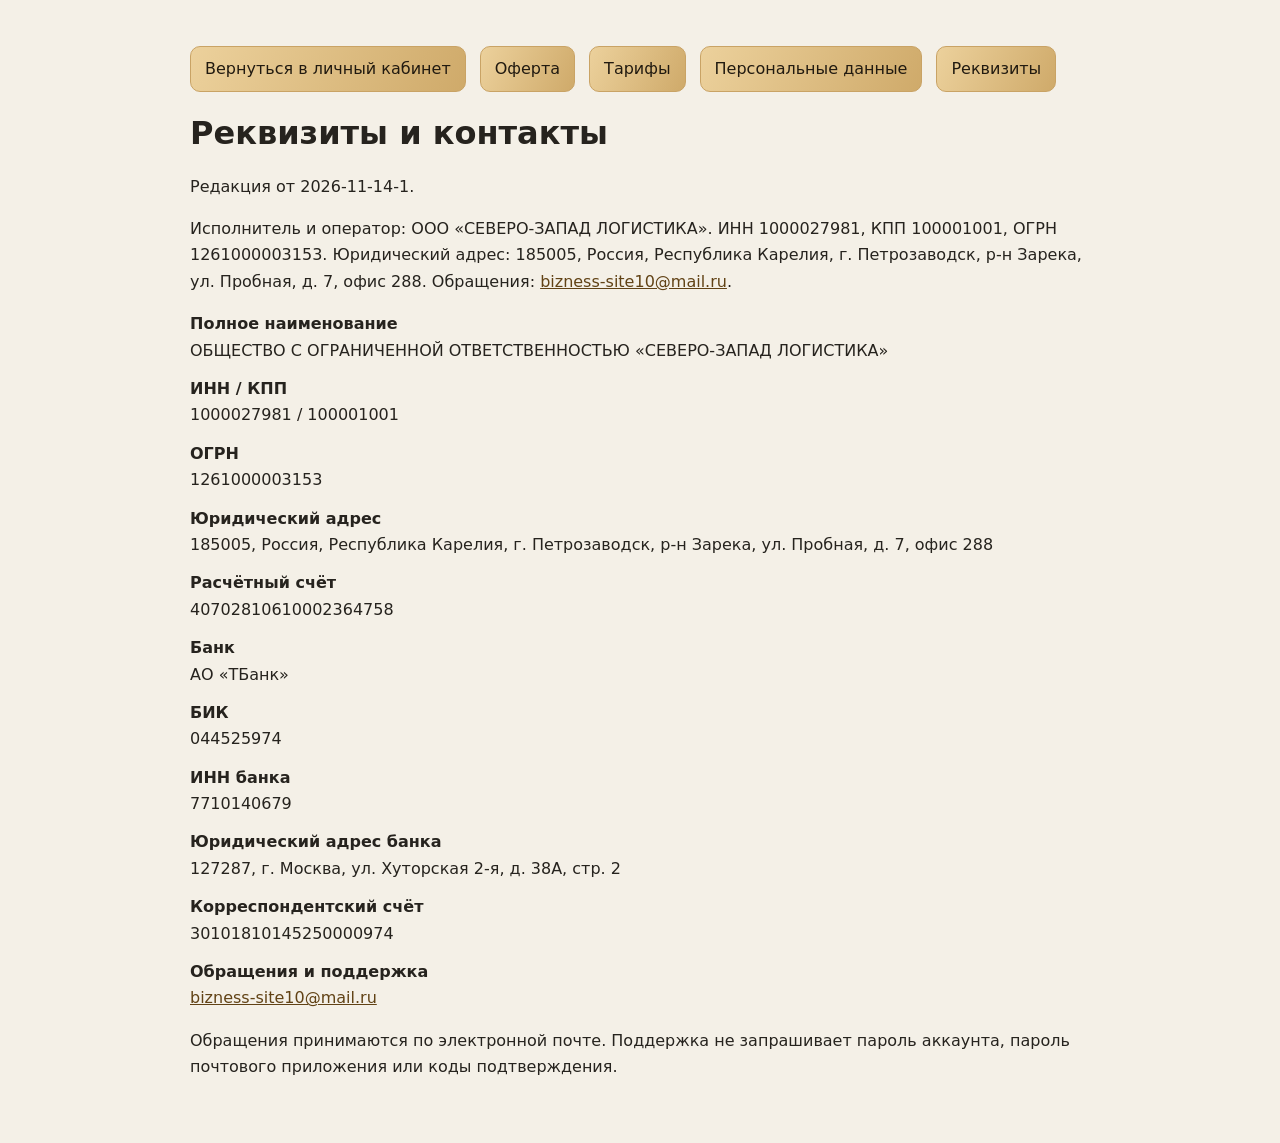
<file: contacts.html>
<!doctype html><html lang="ru"><head><meta charset="utf-8"><meta name="viewport" content="width=device-width,initial-scale=1"><title>Бизнес AI — Реквизиты и контакты</title><style>body{font:16px/1.65 system-ui,sans-serif;background:#f4f0e7;color:#26231e;margin:0}main{max-width:900px;margin:24px auto;padding:22px}h1{line-height:1.2}a{color:#614215}table{border-collapse:collapse;width:100%;overflow-wrap:anywhere}td,th{padding:10px;border:1px solid #b9b09e;text-align:left}.draft{padding:12px;background:#fff3d9;border:1px solid #bd9246;border-radius:9px}nav{display:flex;gap:14px;flex-wrap:wrap}dt{font-weight:700;margin-top:12px}dd{margin:0}button{padding:9px 14px;cursor:pointer}</style><link rel="icon" href="favicon.svg" type="image/svg+xml"><style>nav a{display:inline-flex;padding:9px 14px;border:1px solid #c9a365;border-radius:10px;background:linear-gradient(115deg,#ecd19c,#cfaa6a);color:#211a10;text-decoration:none}</style></head><body><main><nav><a href="./#account">Вернуться в личный кабинет</a><a href="offer.html">Оферта</a><a href="tariffs.html">Тарифы</a><a href="privacy.html">Персональные данные</a><a href="contacts.html">Реквизиты</a></nav><h1>Реквизиты и контакты</h1><p>Редакция от 2026-11-14-1.</p><p>Исполнитель и оператор: ООО «СЕВЕРО-ЗАПАД ЛОГИСТИКА». ИНН 1000027981, КПП 100001001, ОГРН 1261000003153. Юридический адрес: 185005, Россия, Республика Карелия, г. Петрозаводск, р-н Зарека, ул. Пробная, д. 7, офис 288. Обращения: <a href="mailto:bizness-site10@mail.ru">bizness-site10@mail.ru</a>.</p><dl><dt>Полное наименование</dt><dd>ОБЩЕСТВО С ОГРАНИЧЕННОЙ ОТВЕТСТВЕННОСТЬЮ «СЕВЕРО-ЗАПАД ЛОГИСТИКА»</dd><dt>ИНН / КПП</dt><dd>1000027981 / 100001001</dd><dt>ОГРН</dt><dd>1261000003153</dd><dt>Юридический адрес</dt><dd>185005, Россия, Республика Карелия, г. Петрозаводск, р-н Зарека, ул. Пробная, д. 7, офис 288</dd><dt>Расчётный счёт</dt><dd>40702810610002364758</dd><dt>Банк</dt><dd>АО «ТБанк»</dd><dt>БИК</dt><dd>044525974</dd><dt>ИНН банка</dt><dd>7710140679</dd><dt>Юридический адрес банка</dt><dd>127287, г. Москва, ул. Хуторская 2-я, д. 38А, стр. 2</dd><dt>Корреспондентский счёт</dt><dd>30101810145250000974</dd><dt>Обращения и поддержка</dt><dd><a href="mailto:bizness-site10@mail.ru">bizness-site10@mail.ru</a></dd></dl><p>Обращения принимаются по электронной почте. Поддержка не запрашивает пароль аккаунта, пароль почтового приложения или коды подтверждения.</p></main></body></html>
</file>
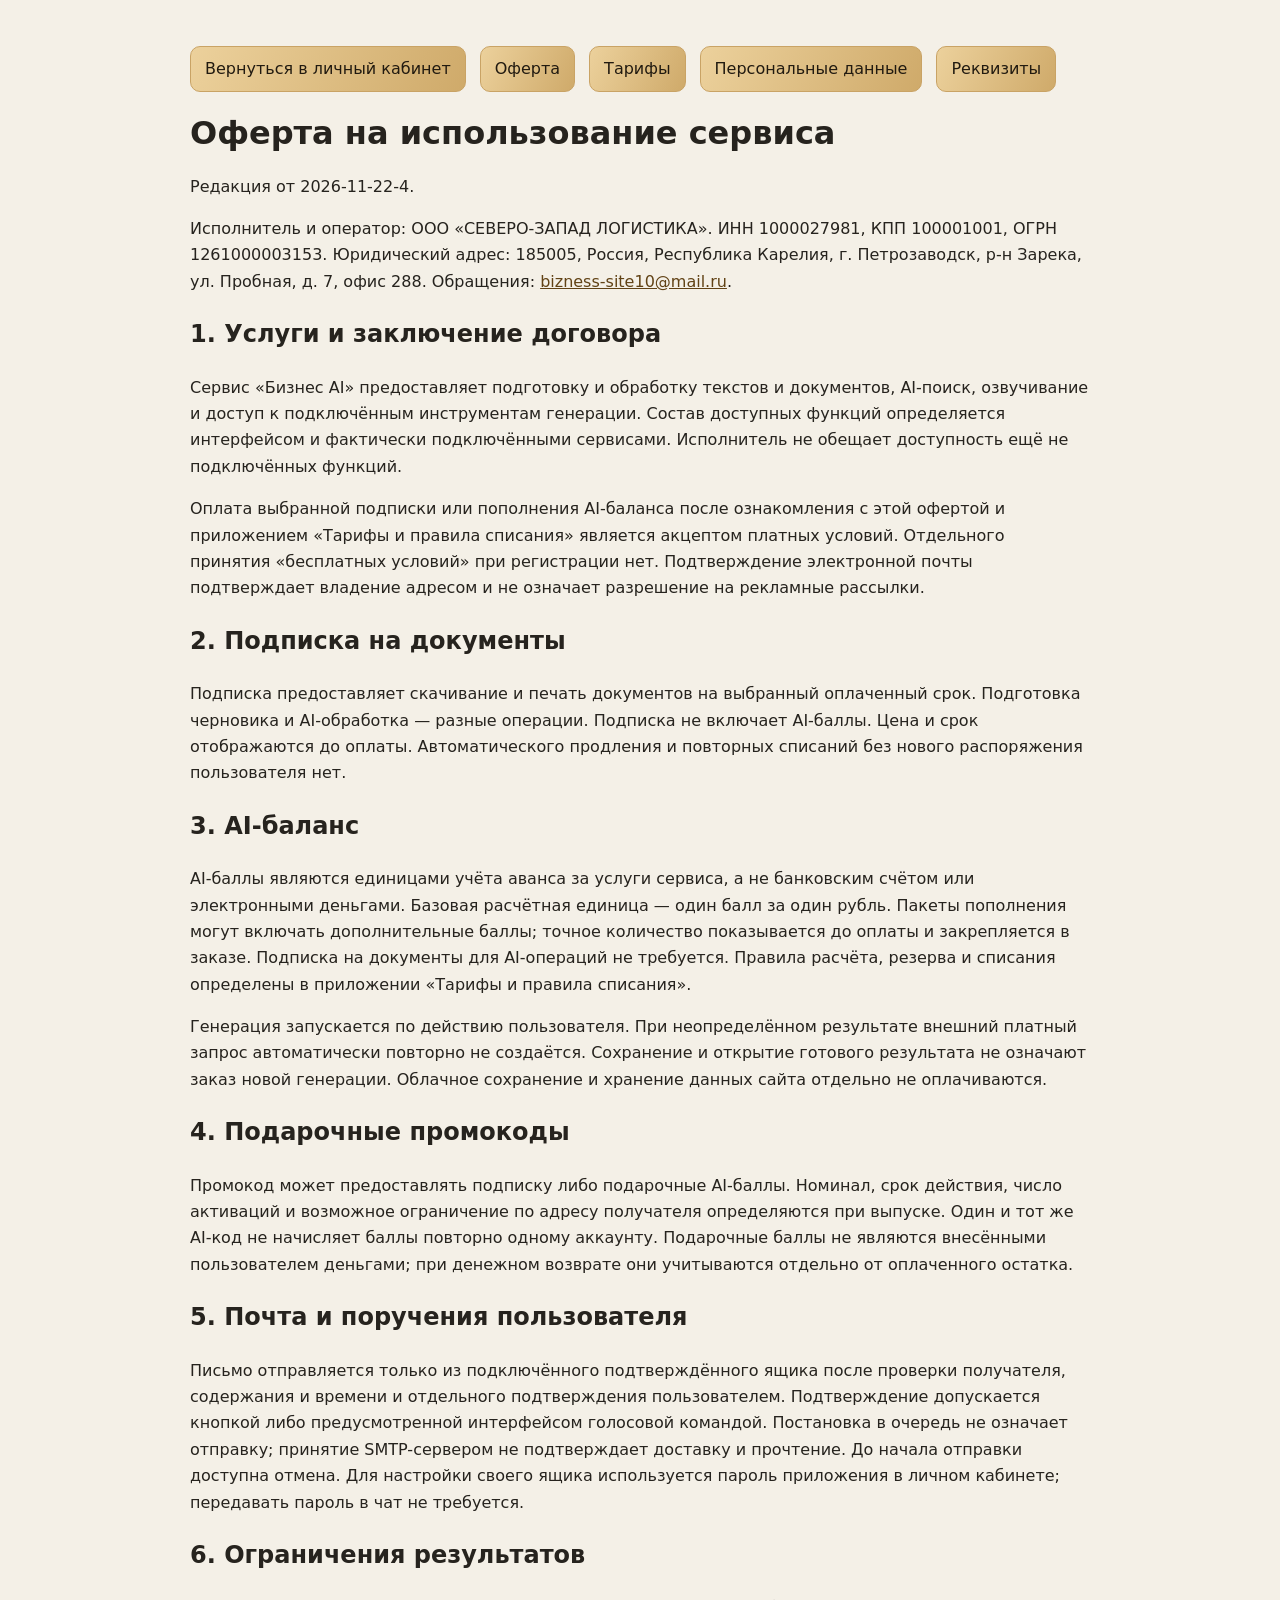
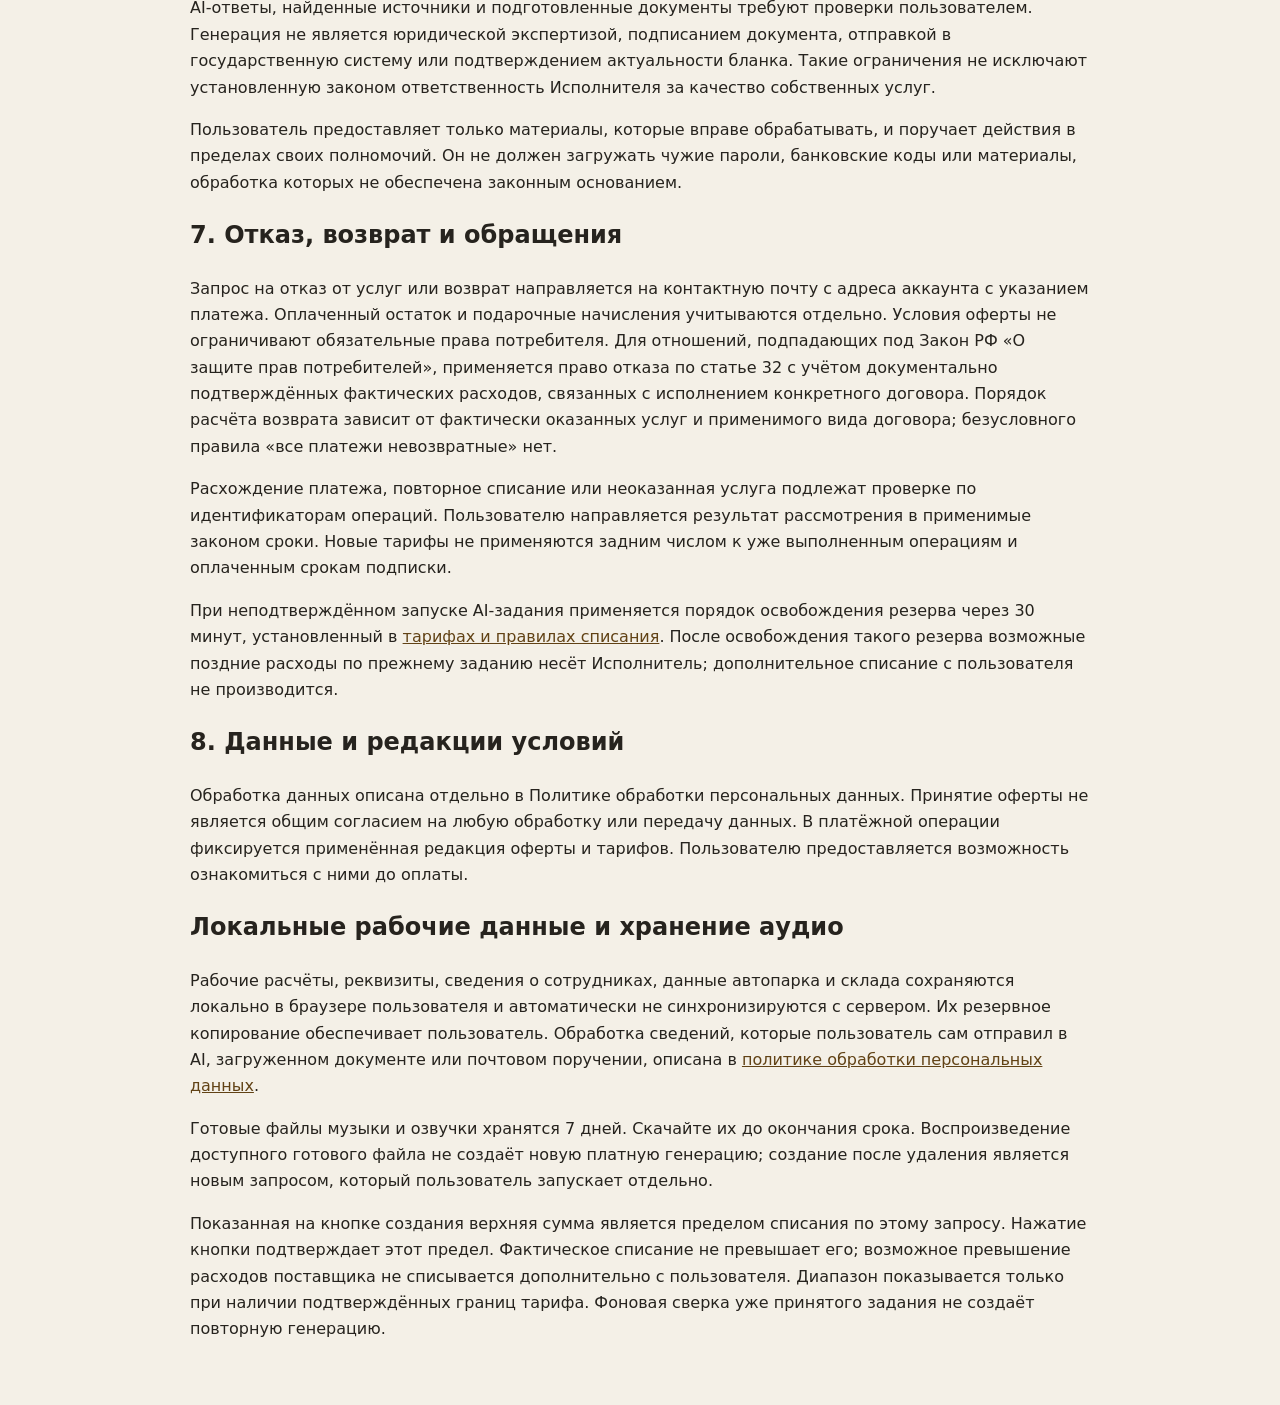
<file: offer.html>
<!doctype html><html lang="ru"><head><meta charset="utf-8"><meta name="viewport" content="width=device-width,initial-scale=1"><title>Бизнес AI — Оферта на использование сервиса</title><style>body{font:16px/1.65 system-ui,sans-serif;background:#f4f0e7;color:#26231e;margin:0}main{max-width:900px;margin:24px auto;padding:22px}h1{line-height:1.2}a{color:#614215}table{border-collapse:collapse;width:100%;overflow-wrap:anywhere}td,th{padding:10px;border:1px solid #b9b09e;text-align:left}.draft{padding:12px;background:#fff3d9;border:1px solid #bd9246;border-radius:9px}nav{display:flex;gap:14px;flex-wrap:wrap}dt{font-weight:700;margin-top:12px}dd{margin:0}button{padding:9px 14px;cursor:pointer}</style><link rel="icon" href="favicon.svg" type="image/svg+xml"><style>nav a{display:inline-flex;padding:9px 14px;border:1px solid #c9a365;border-radius:10px;background:linear-gradient(115deg,#ecd19c,#cfaa6a);color:#211a10;text-decoration:none}</style></head><body><main><nav><a href="./#account">Вернуться в личный кабинет</a><a href="offer.html">Оферта</a><a href="tariffs.html">Тарифы</a><a href="privacy.html">Персональные данные</a><a href="contacts.html">Реквизиты</a></nav><h1>Оферта на использование сервиса</h1><p>Редакция от 2026-11-22-4.</p><p>Исполнитель и оператор: ООО «СЕВЕРО-ЗАПАД ЛОГИСТИКА». ИНН 1000027981, КПП 100001001, ОГРН 1261000003153. Юридический адрес: 185005, Россия, Республика Карелия, г. Петрозаводск, р-н Зарека, ул. Пробная, д. 7, офис 288. Обращения: <a href="mailto:bizness-site10@mail.ru">bizness-site10@mail.ru</a>.</p>
<h2>1. Услуги и заключение договора</h2><p>Сервис «Бизнес AI» предоставляет подготовку и обработку текстов и документов, AI-поиск, озвучивание и доступ к подключённым инструментам генерации. Состав доступных функций определяется интерфейсом и фактически подключёнными сервисами. Исполнитель не обещает доступность ещё не подключённых функций.</p><p>Оплата выбранной подписки или пополнения AI-баланса после ознакомления с этой офертой и приложением «Тарифы и правила списания» является акцептом платных условий. Отдельного принятия «бесплатных условий» при регистрации нет. Подтверждение электронной почты подтверждает владение адресом и не означает разрешение на рекламные рассылки.</p>
<h2>2. Подписка на документы</h2><p>Подписка предоставляет скачивание и печать документов на выбранный оплаченный срок. Подготовка черновика и AI-обработка — разные операции. Подписка не включает AI-баллы. Цена и срок отображаются до оплаты. Автоматического продления и повторных списаний без нового распоряжения пользователя нет.</p>
<h2>3. AI-баланс</h2><p>AI-баллы являются единицами учёта аванса за услуги сервиса, а не банковским счётом или электронными деньгами. Базовая расчётная единица — один балл за один рубль. Пакеты пополнения могут включать дополнительные баллы; точное количество показывается до оплаты и закрепляется в заказе. Подписка на документы для AI-операций не требуется. Правила расчёта, резерва и списания определены в приложении «Тарифы и правила списания».</p><p>Генерация запускается по действию пользователя. При неопределённом результате внешний платный запрос автоматически повторно не создаётся. Сохранение и открытие готового результата не означают заказ новой генерации. Облачное сохранение и хранение данных сайта отдельно не оплачиваются.</p>
<h2>4. Подарочные промокоды</h2><p>Промокод может предоставлять подписку либо подарочные AI-баллы. Номинал, срок действия, число активаций и возможное ограничение по адресу получателя определяются при выпуске. Один и тот же AI-код не начисляет баллы повторно одному аккаунту. Подарочные баллы не являются внесёнными пользователем деньгами; при денежном возврате они учитываются отдельно от оплаченного остатка.</p>
<h2>5. Почта и поручения пользователя</h2><p>Письмо отправляется только из подключённого подтверждённого ящика после проверки получателя, содержания и времени и отдельного подтверждения пользователем. Подтверждение допускается кнопкой либо предусмотренной интерфейсом голосовой командой. Постановка в очередь не означает отправку; принятие SMTP-сервером не подтверждает доставку и прочтение. До начала отправки доступна отмена. Для настройки своего ящика используется пароль приложения в личном кабинете; передавать пароль в чат не требуется.</p>
<h2>6. Ограничения результатов</h2><p>AI-ответы, найденные источники и подготовленные документы требуют проверки пользователем. Генерация не является юридической экспертизой, подписанием документа, отправкой в государственную систему или подтверждением актуальности бланка. Такие ограничения не исключают установленную законом ответственность Исполнителя за качество собственных услуг.</p><p>Пользователь предоставляет только материалы, которые вправе обрабатывать, и поручает действия в пределах своих полномочий. Он не должен загружать чужие пароли, банковские коды или материалы, обработка которых не обеспечена законным основанием.</p>
<h2>7. Отказ, возврат и обращения</h2><p>Запрос на отказ от услуг или возврат направляется на контактную почту с адреса аккаунта с указанием платежа. Оплаченный остаток и подарочные начисления учитываются отдельно. Условия оферты не ограничивают обязательные права потребителя. Для отношений, подпадающих под Закон РФ «О защите прав потребителей», применяется право отказа по статье 32 с учётом документально подтверждённых фактических расходов, связанных с исполнением конкретного договора. Порядок расчёта возврата зависит от фактически оказанных услуг и применимого вида договора; безусловного правила «все платежи невозвратные» нет.</p><p>Расхождение платежа, повторное списание или неоказанная услуга подлежат проверке по идентификаторам операций. Пользователю направляется результат рассмотрения в применимые законом сроки. Новые тарифы не применяются задним числом к уже выполненным операциям и оплаченным срокам подписки.</p>
<p>При неподтверждённом запуске AI-задания применяется порядок освобождения резерва через 30 минут, установленный в <a href="tariffs.html">тарифах и правилах списания</a>. После освобождения такого резерва возможные поздние расходы по прежнему заданию несёт Исполнитель; дополнительное списание с пользователя не производится.</p><h2>8. Данные и редакции условий</h2><p>Обработка данных описана отдельно в Политике обработки персональных данных. Принятие оферты не является общим согласием на любую обработку или передачу данных. В платёжной операции фиксируется применённая редакция оферты и тарифов. Пользователю предоставляется возможность ознакомиться с ними до оплаты.</p><h2>Локальные рабочие данные и хранение аудио</h2><p>Рабочие расчёты, реквизиты, сведения о сотрудниках, данные автопарка и склада сохраняются локально в браузере пользователя и автоматически не синхронизируются с сервером. Их резервное копирование обеспечивает пользователь. Обработка сведений, которые пользователь сам отправил в AI, загруженном документе или почтовом поручении, описана в <a href="privacy.html">политике обработки персональных данных</a>.</p><p>Готовые файлы музыки и озвучки хранятся 7 дней. Скачайте их до окончания срока. Воспроизведение доступного готового файла не создаёт новую платную генерацию; создание после удаления является новым запросом, который пользователь запускает отдельно.</p><p>Показанная на кнопке создания верхняя сумма является пределом списания по этому запросу. Нажатие кнопки подтверждает этот предел. Фактическое списание не превышает его; возможное превышение расходов поставщика не списывается дополнительно с пользователя. Диапазон показывается только при наличии подтверждённых границ тарифа. Фоновая сверка уже принятого задания не создаёт повторную генерацию.</p></main></body></html>
</file>
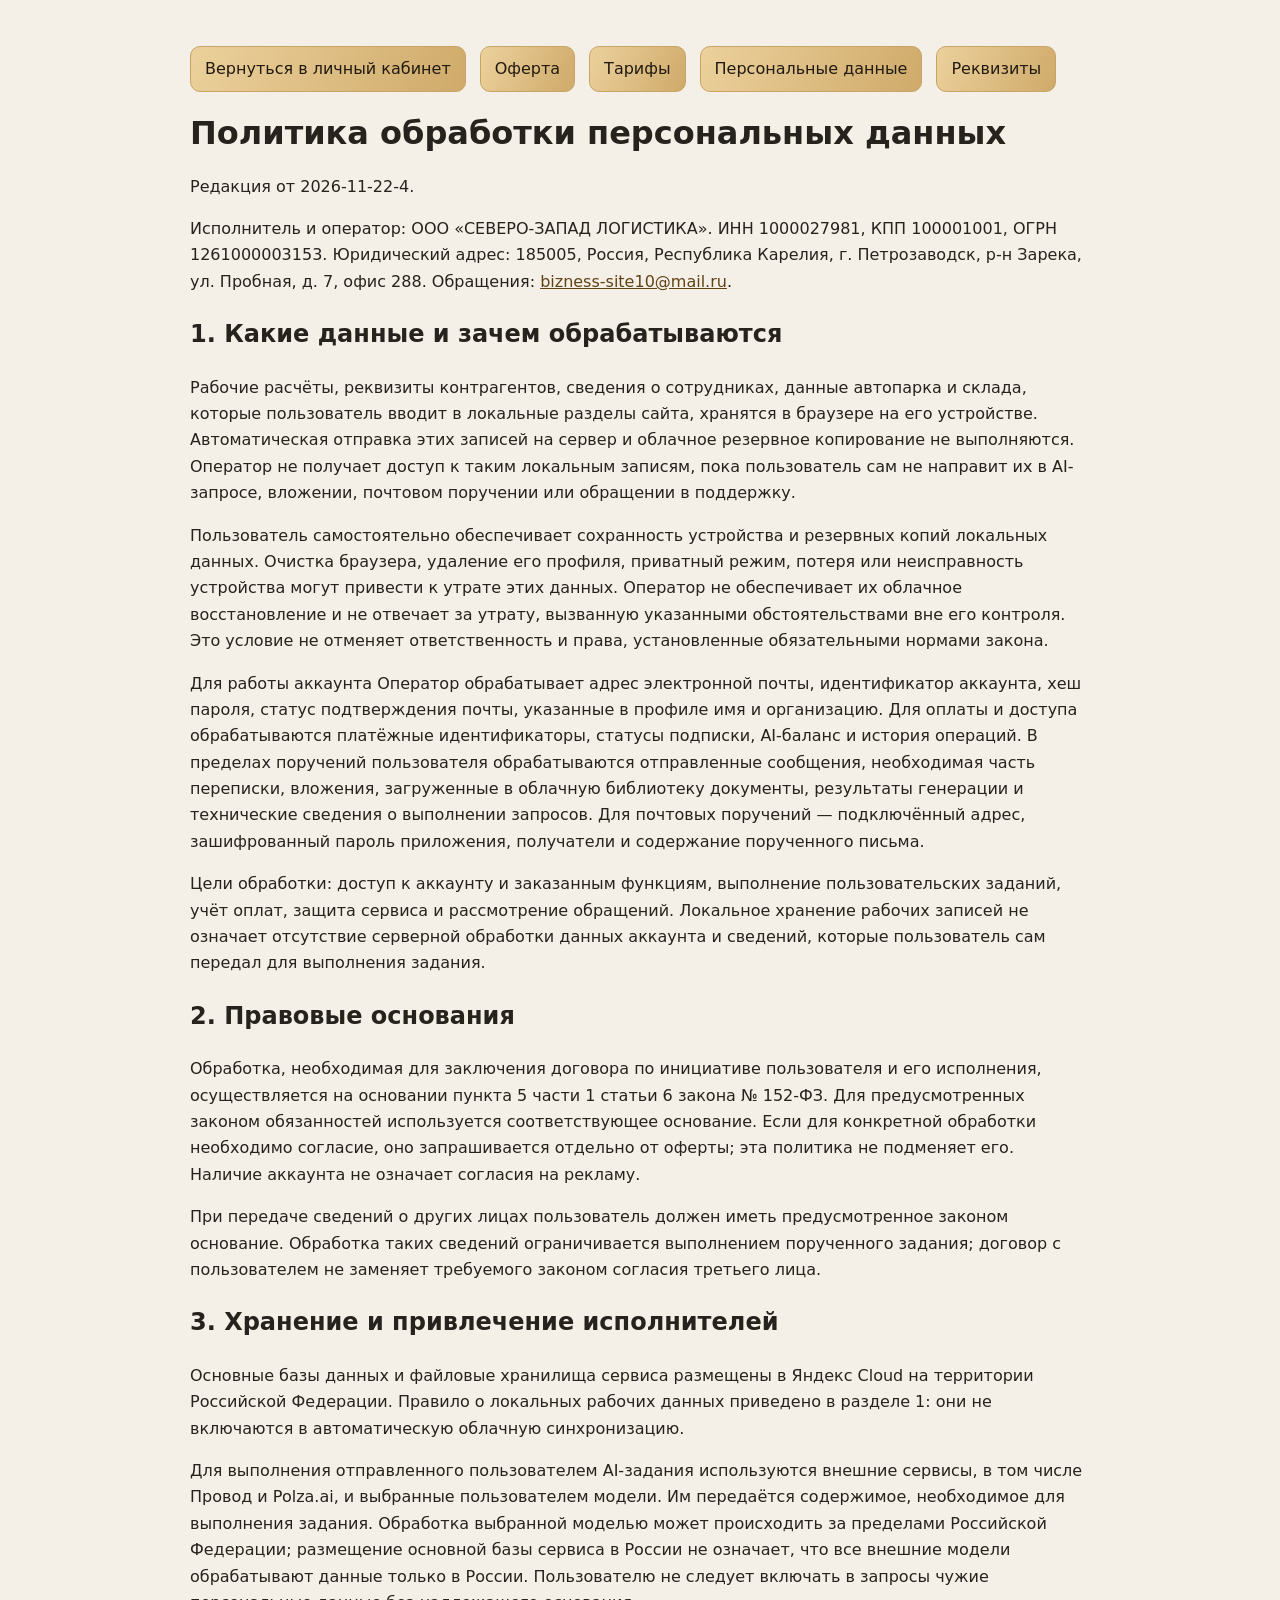
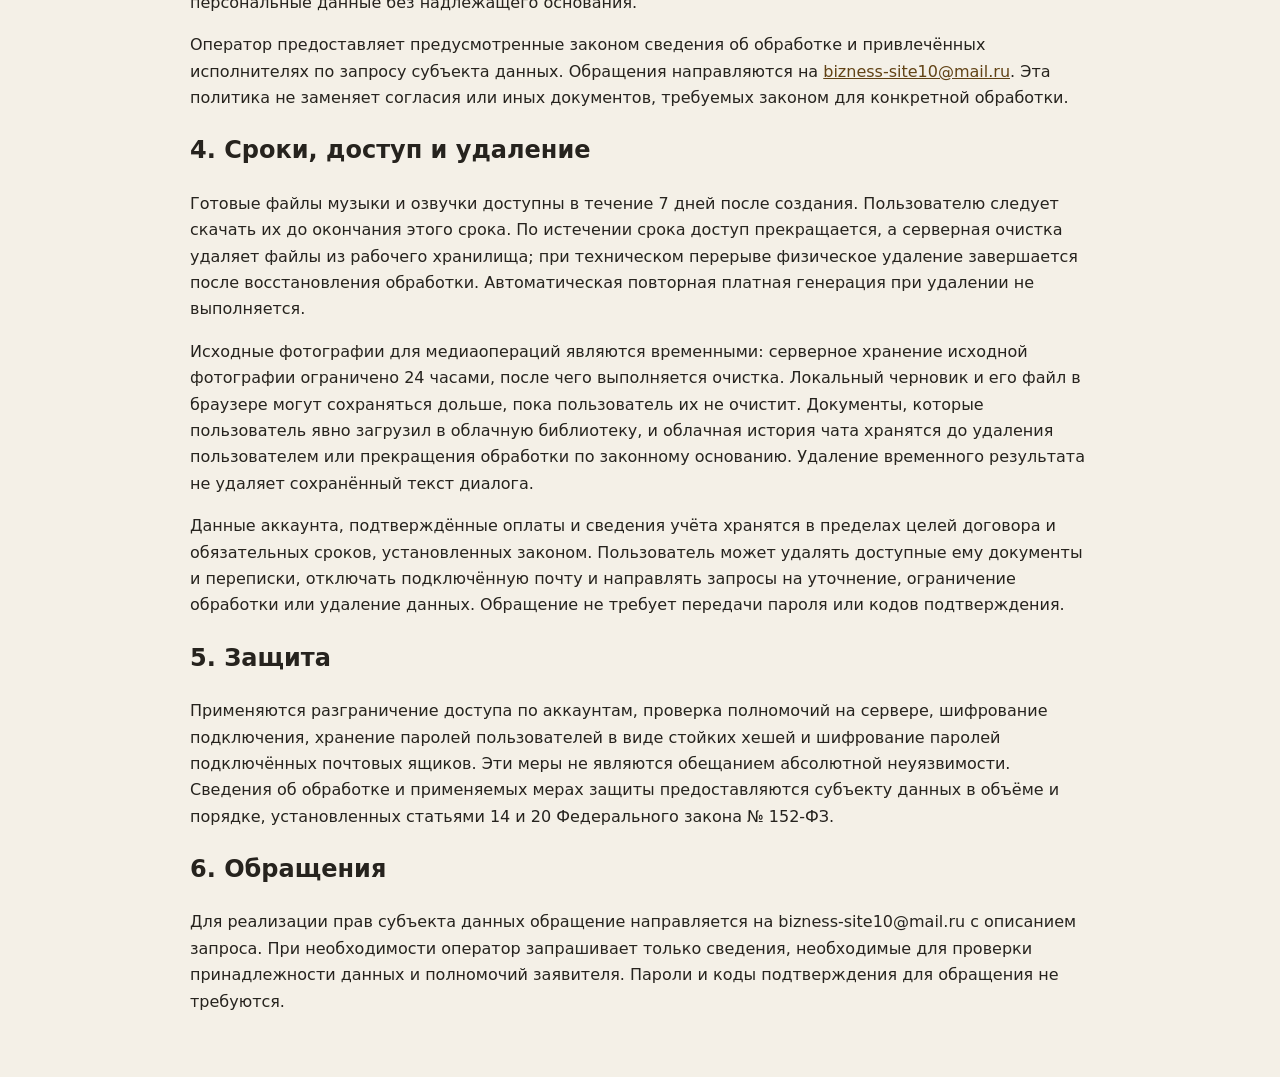
<file: privacy.html>
<!doctype html><html lang="ru"><head><meta charset="utf-8"><meta name="viewport" content="width=device-width,initial-scale=1"><title>Бизнес AI — Политика обработки персональных данных</title><style>body{font:16px/1.65 system-ui,sans-serif;background:#f4f0e7;color:#26231e;margin:0}main{max-width:900px;margin:24px auto;padding:22px}h1{line-height:1.2}a{color:#614215}table{border-collapse:collapse;width:100%;overflow-wrap:anywhere}td,th{padding:10px;border:1px solid #b9b09e;text-align:left}.draft{padding:12px;background:#fff3d9;border:1px solid #bd9246;border-radius:9px}nav{display:flex;gap:14px;flex-wrap:wrap}dt{font-weight:700;margin-top:12px}dd{margin:0}button{padding:9px 14px;cursor:pointer}</style><link rel="icon" href="favicon.svg" type="image/svg+xml"><style>nav a{display:inline-flex;padding:9px 14px;border:1px solid #c9a365;border-radius:10px;background:linear-gradient(115deg,#ecd19c,#cfaa6a);color:#211a10;text-decoration:none}</style></head><body><main><nav><a href="./#account">Вернуться в личный кабинет</a><a href="offer.html">Оферта</a><a href="tariffs.html">Тарифы</a><a href="privacy.html">Персональные данные</a><a href="contacts.html">Реквизиты</a></nav><h1>Политика обработки персональных данных</h1><p>Редакция от 2026-11-22-4.</p><p>Исполнитель и оператор: ООО «СЕВЕРО-ЗАПАД ЛОГИСТИКА». ИНН 1000027981, КПП 100001001, ОГРН 1261000003153. Юридический адрес: 185005, Россия, Республика Карелия, г. Петрозаводск, р-н Зарека, ул. Пробная, д. 7, офис 288. Обращения: <a href="mailto:bizness-site10@mail.ru">bizness-site10@mail.ru</a>.</p>
<h2>1. Какие данные и зачем обрабатываются</h2><p>Рабочие расчёты, реквизиты контрагентов, сведения о сотрудниках, данные автопарка и склада, которые пользователь вводит в локальные разделы сайта, хранятся в браузере на его устройстве. Автоматическая отправка этих записей на сервер и облачное резервное копирование не выполняются. Оператор не получает доступ к таким локальным записям, пока пользователь сам не направит их в AI-запросе, вложении, почтовом поручении или обращении в поддержку.</p><p>Пользователь самостоятельно обеспечивает сохранность устройства и резервных копий локальных данных. Очистка браузера, удаление его профиля, приватный режим, потеря или неисправность устройства могут привести к утрате этих данных. Оператор не обеспечивает их облачное восстановление и не отвечает за утрату, вызванную указанными обстоятельствами вне его контроля. Это условие не отменяет ответственность и права, установленные обязательными нормами закона.</p><p>Для работы аккаунта Оператор обрабатывает адрес электронной почты, идентификатор аккаунта, хеш пароля, статус подтверждения почты, указанные в профиле имя и организацию. Для оплаты и доступа обрабатываются платёжные идентификаторы, статусы подписки, AI-баланс и история операций. В пределах поручений пользователя обрабатываются отправленные сообщения, необходимая часть переписки, вложения, загруженные в облачную библиотеку документы, результаты генерации и технические сведения о выполнении запросов. Для почтовых поручений — подключённый адрес, зашифрованный пароль приложения, получатели и содержание порученного письма.</p><p>Цели обработки: доступ к аккаунту и заказанным функциям, выполнение пользовательских заданий, учёт оплат, защита сервиса и рассмотрение обращений. Локальное хранение рабочих записей не означает отсутствие серверной обработки данных аккаунта и сведений, которые пользователь сам передал для выполнения задания.</p>
<h2>2. Правовые основания</h2><p>Обработка, необходимая для заключения договора по инициативе пользователя и его исполнения, осуществляется на основании пункта 5 части 1 статьи 6 закона № 152-ФЗ. Для предусмотренных законом обязанностей используется соответствующее основание. Если для конкретной обработки необходимо согласие, оно запрашивается отдельно от оферты; эта политика не подменяет его. Наличие аккаунта не означает согласия на рекламу.</p><p>При передаче сведений о других лицах пользователь должен иметь предусмотренное законом основание. Обработка таких сведений ограничивается выполнением порученного задания; договор с пользователем не заменяет требуемого законом согласия третьего лица.</p>
<h2>3. Хранение и привлечение исполнителей</h2><p>Основные базы данных и файловые хранилища сервиса размещены в Яндекс Cloud на территории Российской Федерации. Правило о локальных рабочих данных приведено в разделе 1: они не включаются в автоматическую облачную синхронизацию.</p><p>Для выполнения отправленного пользователем AI-задания используются внешние сервисы, в том числе Провод и Polza.ai, и выбранные пользователем модели. Им передаётся содержимое, необходимое для выполнения задания. Обработка выбранной моделью может происходить за пределами Российской Федерации; размещение основной базы сервиса в России не означает, что все внешние модели обрабатывают данные только в России. Пользователю не следует включать в запросы чужие персональные данные без надлежащего основания.</p><p>Оператор предоставляет предусмотренные законом сведения об обработке и привлечённых исполнителях по запросу субъекта данных. Обращения направляются на <a href="mailto:bizness-site10@mail.ru">bizness-site10@mail.ru</a>. Эта политика не заменяет согласия или иных документов, требуемых законом для конкретной обработки.</p>
<h2>4. Сроки, доступ и удаление</h2><p>Готовые файлы музыки и озвучки доступны в течение 7 дней после создания. Пользователю следует скачать их до окончания этого срока. По истечении срока доступ прекращается, а серверная очистка удаляет файлы из рабочего хранилища; при техническом перерыве физическое удаление завершается после восстановления обработки. Автоматическая повторная платная генерация при удалении не выполняется.</p><p>Исходные фотографии для медиаопераций являются временными: серверное хранение исходной фотографии ограничено 24 часами, после чего выполняется очистка. Локальный черновик и его файл в браузере могут сохраняться дольше, пока пользователь их не очистит. Документы, которые пользователь явно загрузил в облачную библиотеку, и облачная история чата хранятся до удаления пользователем или прекращения обработки по законному основанию. Удаление временного результата не удаляет сохранённый текст диалога.</p><p>Данные аккаунта, подтверждённые оплаты и сведения учёта хранятся в пределах целей договора и обязательных сроков, установленных законом. Пользователь может удалять доступные ему документы и переписки, отключать подключённую почту и направлять запросы на уточнение, ограничение обработки или удаление данных. Обращение не требует передачи пароля или кодов подтверждения.</p>
<h2>5. Защита</h2><p>Применяются разграничение доступа по аккаунтам, проверка полномочий на сервере, шифрование подключения, хранение паролей пользователей в виде стойких хешей и шифрование паролей подключённых почтовых ящиков. Эти меры не являются обещанием абсолютной неуязвимости. Сведения об обработке и применяемых мерах защиты предоставляются субъекту данных в объёме и порядке, установленных статьями 14 и 20 Федерального закона № 152-ФЗ.</p>
<h2>6. Обращения</h2><p>Для реализации прав субъекта данных обращение направляется на bizness-site10@mail.ru с описанием запроса. При необходимости оператор запрашивает только сведения, необходимые для проверки принадлежности данных и полномочий заявителя. Пароли и коды подтверждения для обращения не требуются.</p></main></body></html>
</file>
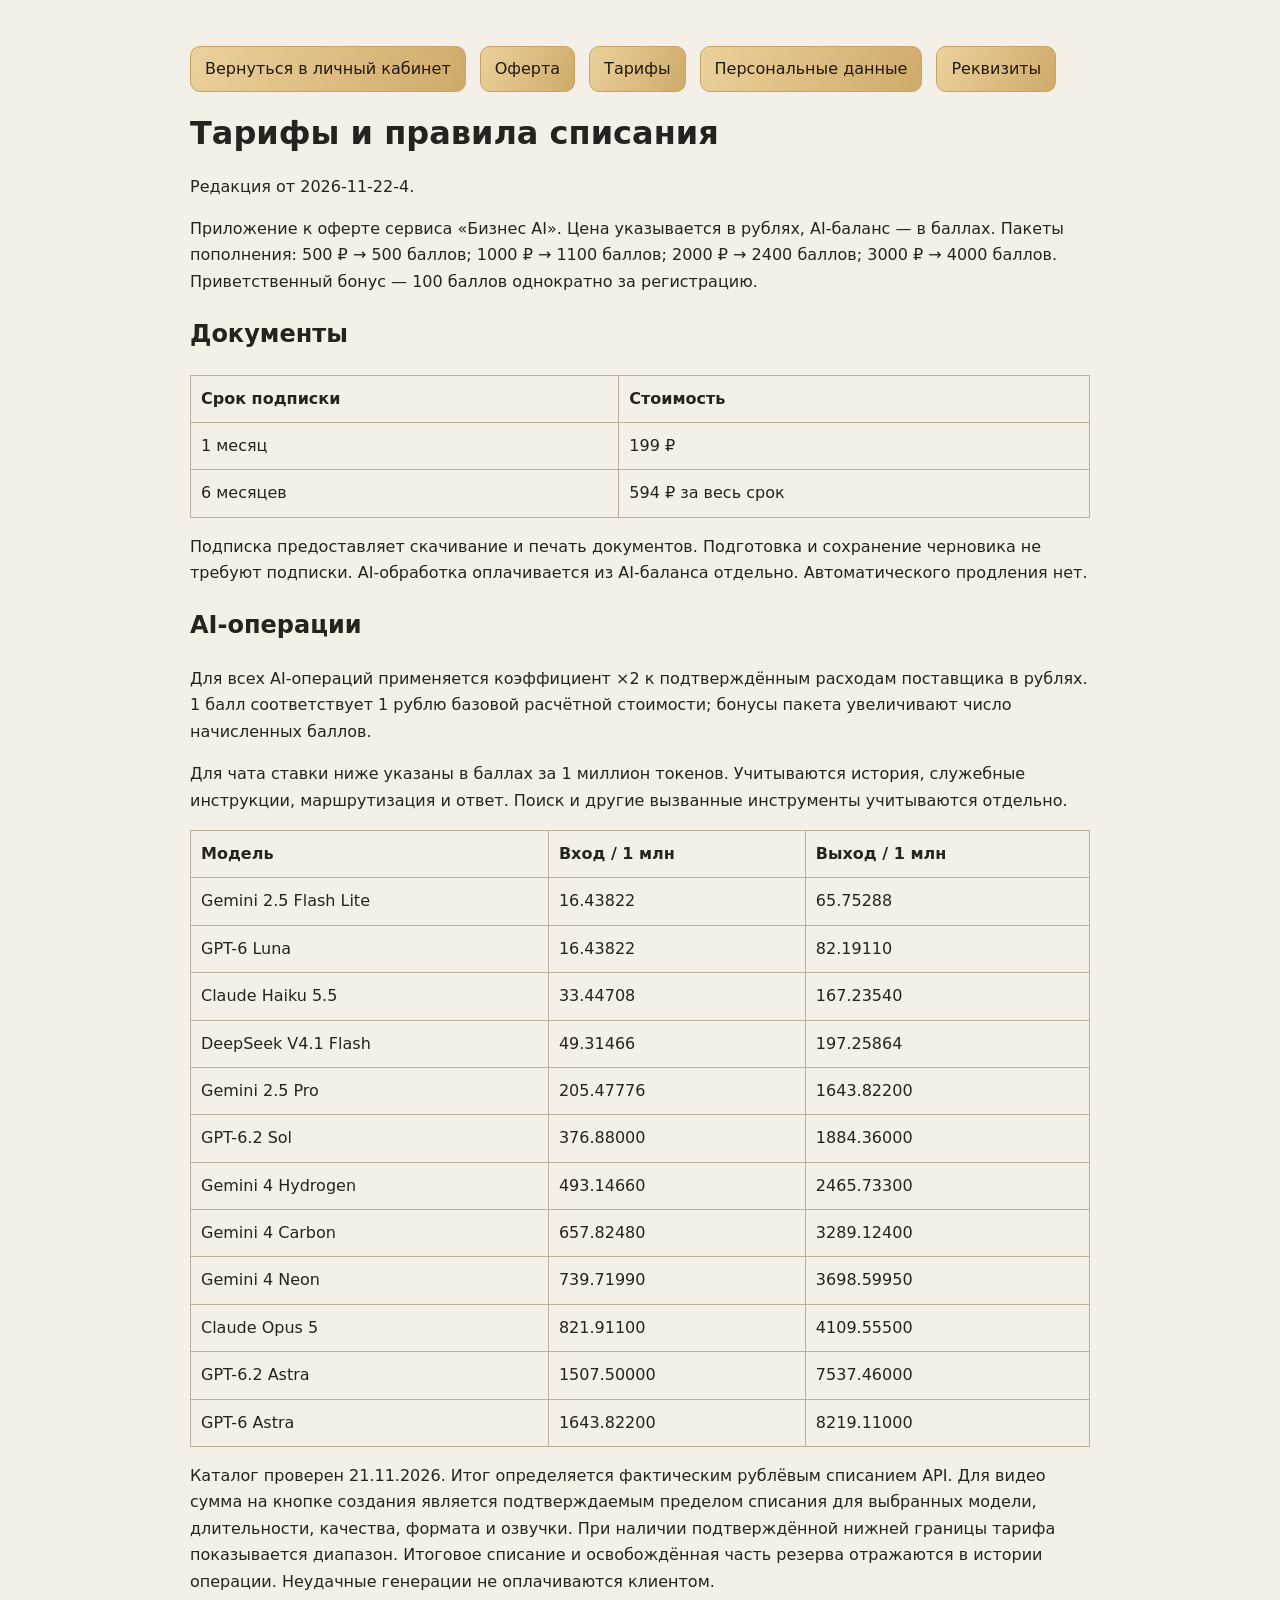
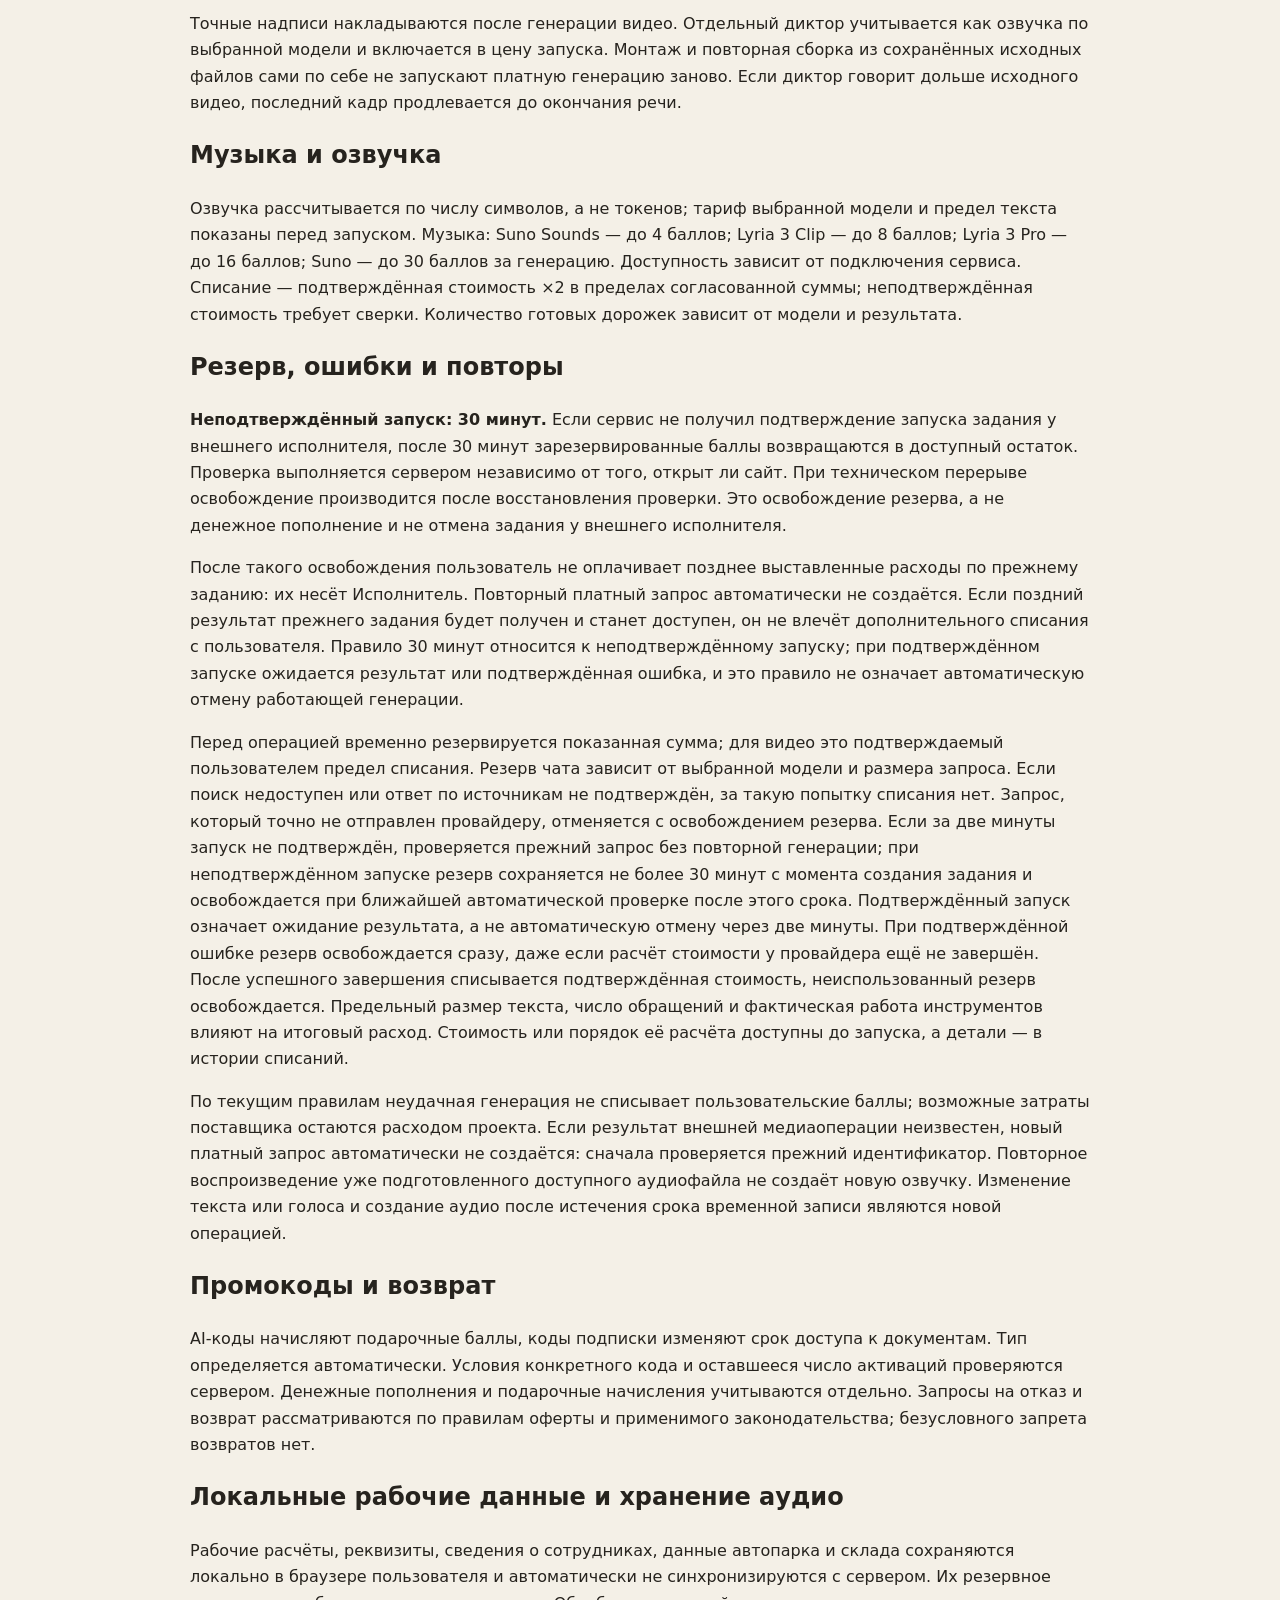
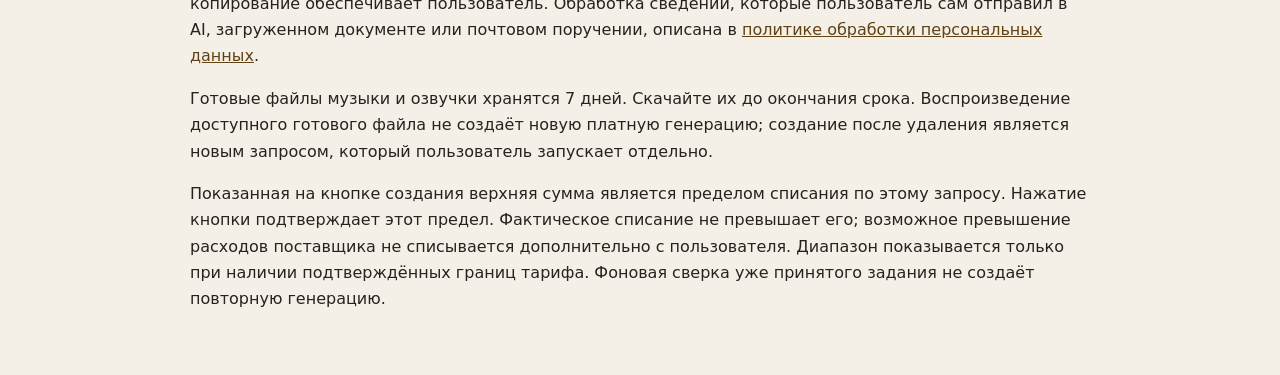
<file: tariffs.html>
<!doctype html><html lang="ru"><head><meta charset="utf-8"><meta name="viewport" content="width=device-width,initial-scale=1"><title>Бизнес AI — Тарифы и правила списания</title><style>body{font:16px/1.65 system-ui,sans-serif;background:#f4f0e7;color:#26231e;margin:0}main{max-width:900px;margin:24px auto;padding:22px}h1{line-height:1.2}a{color:#614215}table{border-collapse:collapse;width:100%;overflow-wrap:anywhere}td,th{padding:10px;border:1px solid #b9b09e;text-align:left}.draft{padding:12px;background:#fff3d9;border:1px solid #bd9246;border-radius:9px}nav{display:flex;gap:14px;flex-wrap:wrap}dt{font-weight:700;margin-top:12px}dd{margin:0}button{padding:9px 14px;cursor:pointer}</style><link rel="icon" href="favicon.svg" type="image/svg+xml"><style>nav a{display:inline-flex;padding:9px 14px;border:1px solid #c9a365;border-radius:10px;background:linear-gradient(115deg,#ecd19c,#cfaa6a);color:#211a10;text-decoration:none}</style></head><body><main><nav><a href="./#account">Вернуться в личный кабинет</a><a href="offer.html">Оферта</a><a href="tariffs.html">Тарифы</a><a href="privacy.html">Персональные данные</a><a href="contacts.html">Реквизиты</a></nav><h1>Тарифы и правила списания</h1><p>Редакция от 2026-11-22-4.</p><p>Приложение к оферте сервиса «Бизнес AI». Цена указывается в рублях, AI-баланс — в баллах. Пакеты пополнения: 500 ₽ → 500 баллов; 1000 ₽ → 1100 баллов; 2000 ₽ → 2400 баллов; 3000 ₽ → 4000 баллов. Приветственный бонус — 100 баллов однократно за регистрацию.</p>
<h2>Документы</h2><table><tr><th>Срок подписки</th><th>Стоимость</th></tr><tr><td>1 месяц</td><td>199 ₽</td></tr><tr><td>6 месяцев</td><td>594 ₽ за весь срок</td></tr></table><p>Подписка предоставляет скачивание и печать документов. Подготовка и сохранение черновика не требуют подписки. AI-обработка оплачивается из AI-баланса отдельно. Автоматического продления нет.</p>
<h2>AI-операции</h2><p>Для всех AI-операций применяется коэффициент ×2 к подтверждённым расходам поставщика в рублях. 1 балл соответствует 1 рублю базовой расчётной стоимости; бонусы пакета увеличивают число начисленных баллов.</p><p>Для чата ставки ниже указаны в баллах за 1 миллион токенов. Учитываются история, служебные инструкции, маршрутизация и ответ. Поиск и другие вызванные инструменты учитываются отдельно.</p><table><tr><th>Модель</th><th>Вход / 1 млн</th><th>Выход / 1 млн</th></tr><tr><td>Gemini 2.5 Flash Lite</td><td>16.43822</td><td>65.75288</td></tr><tr><td>GPT-6 Luna</td><td>16.43822</td><td>82.19110</td></tr><tr><td>Claude Haiku 5.5</td><td>33.44708</td><td>167.23540</td></tr><tr><td>DeepSeek V4.1 Flash</td><td>49.31466</td><td>197.25864</td></tr><tr><td>Gemini 2.5 Pro</td><td>205.47776</td><td>1643.82200</td></tr><tr><td>GPT-6.2 Sol</td><td>376.88000</td><td>1884.36000</td></tr><tr><td>Gemini 4 Hydrogen</td><td>493.14660</td><td>2465.73300</td></tr><tr><td>Gemini 4 Carbon</td><td>657.82480</td><td>3289.12400</td></tr><tr><td>Gemini 4 Neon</td><td>739.71990</td><td>3698.59950</td></tr><tr><td>Claude Opus 5</td><td>821.91100</td><td>4109.55500</td></tr><tr><td>GPT-6.2 Astra</td><td>1507.50000</td><td>7537.46000</td></tr><tr><td>GPT-6 Astra</td><td>1643.82200</td><td>8219.11000</td></tr></table><p>Каталог проверен 21.11.2026. Итог определяется фактическим рублёвым списанием API. Для видео сумма на кнопке создания является подтверждаемым пределом списания для выбранных модели, длительности, качества, формата и озвучки. При наличии подтверждённой нижней границы тарифа показывается диапазон. Итоговое списание и освобождённая часть резерва отражаются в истории операции. Неудачные генерации не оплачиваются клиентом.</p><p>Точные надписи накладываются после генерации видео. Отдельный диктор учитывается как озвучка по выбранной модели и включается в цену запуска. Монтаж и повторная сборка из сохранённых исходных файлов сами по себе не запускают платную генерацию заново. Если диктор говорит дольше исходного видео, последний кадр продлевается до окончания речи.</p><h2>Музыка и озвучка</h2><p>Озвучка рассчитывается по числу символов, а не токенов; тариф выбранной модели и предел текста показаны перед запуском. Музыка: Suno Sounds — до 4 баллов; Lyria 3 Clip — до 8 баллов; Lyria 3 Pro — до 16 баллов; Suno — до 30 баллов за генерацию. Доступность зависит от подключения сервиса. Списание — подтверждённая стоимость ×2 в пределах согласованной суммы; неподтверждённая стоимость требует сверки. Количество готовых дорожек зависит от модели и результата.</p><h2>Резерв, ошибки и повторы</h2><p><strong>Неподтверждённый запуск: 30 минут.</strong> Если сервис не получил подтверждение запуска задания у внешнего исполнителя, после 30 минут зарезервированные баллы возвращаются в доступный остаток. Проверка выполняется сервером независимо от того, открыт ли сайт. При техническом перерыве освобождение производится после восстановления проверки. Это освобождение резерва, а не денежное пополнение и не отмена задания у внешнего исполнителя.</p><p>После такого освобождения пользователь не оплачивает позднее выставленные расходы по прежнему заданию: их несёт Исполнитель. Повторный платный запрос автоматически не создаётся. Если поздний результат прежнего задания будет получен и станет доступен, он не влечёт дополнительного списания с пользователя. Правило 30 минут относится к неподтверждённому запуску; при подтверждённом запуске ожидается результат или подтверждённая ошибка, и это правило не означает автоматическую отмену работающей генерации.</p><p>Перед операцией временно резервируется показанная сумма; для видео это подтверждаемый пользователем предел списания. Резерв чата зависит от выбранной модели и размера запроса. Если поиск недоступен или ответ по источникам не подтверждён, за такую попытку списания нет. Запрос, который точно не отправлен провайдеру, отменяется с освобождением резерва. Если за две минуты запуск не подтверждён, проверяется прежний запрос без повторной генерации; при неподтверждённом запуске резерв сохраняется не более 30 минут с момента создания задания и освобождается при ближайшей автоматической проверке после этого срока. Подтверждённый запуск означает ожидание результата, а не автоматическую отмену через две минуты. При подтверждённой ошибке резерв освобождается сразу, даже если расчёт стоимости у провайдера ещё не завершён. После успешного завершения списывается подтверждённая стоимость, неиспользованный резерв освобождается. Предельный размер текста, число обращений и фактическая работа инструментов влияют на итоговый расход. Стоимость или порядок её расчёта доступны до запуска, а детали — в истории списаний.</p><p>По текущим правилам неудачная генерация не списывает пользовательские баллы; возможные затраты поставщика остаются расходом проекта. Если результат внешней медиаоперации неизвестен, новый платный запрос автоматически не создаётся: сначала проверяется прежний идентификатор. Повторное воспроизведение уже подготовленного доступного аудиофайла не создаёт новую озвучку. Изменение текста или голоса и создание аудио после истечения срока временной записи являются новой операцией.</p>
<h2>Промокоды и возврат</h2><p>AI-коды начисляют подарочные баллы, коды подписки изменяют срок доступа к документам. Тип определяется автоматически. Условия конкретного кода и оставшееся число активаций проверяются сервером. Денежные пополнения и подарочные начисления учитываются отдельно. Запросы на отказ и возврат рассматриваются по правилам оферты и применимого законодательства; безусловного запрета возвратов нет.</p>
<h2>Локальные рабочие данные и хранение аудио</h2><p>Рабочие расчёты, реквизиты, сведения о сотрудниках, данные автопарка и склада сохраняются локально в браузере пользователя и автоматически не синхронизируются с сервером. Их резервное копирование обеспечивает пользователь. Обработка сведений, которые пользователь сам отправил в AI, загруженном документе или почтовом поручении, описана в <a href="privacy.html">политике обработки персональных данных</a>.</p><p>Готовые файлы музыки и озвучки хранятся 7 дней. Скачайте их до окончания срока. Воспроизведение доступного готового файла не создаёт новую платную генерацию; создание после удаления является новым запросом, который пользователь запускает отдельно.</p><p>Показанная на кнопке создания верхняя сумма является пределом списания по этому запросу. Нажатие кнопки подтверждает этот предел. Фактическое списание не превышает его; возможное превышение расходов поставщика не списывается дополнительно с пользователя. Диапазон показывается только при наличии подтверждённых границ тарифа. Фоновая сверка уже принятого задания не создаёт повторную генерацию.</p></main></body></html>
</file>
<file: documents.css>
/* All rules are scoped to the documents workspace. */
.doc-page{--doc-navy:#102e50;--doc-teal:#00baaa}.doc-page .doc-page-head{display:flex;align-items:center;justify-content:space-between;gap:18px;flex-wrap:wrap}.doc-page a.btn{text-decoration:none;font-size:14px}.doc-eyebrow{font-size:11px;font-weight:800;letter-spacing:1.7px;color:#49708d}.doc-page .local-doc-types{display:grid;grid-template-columns:repeat(3,minmax(0,1fr));gap:14px}.doc-page .local-doc-type{justify-content:flex-start;text-align:left;padding:20px 16px;min-height:125px;gap:14px}.doc-page .local-doc-type>span:nth-child(2){flex:1;min-width:0}.doc-page .local-doc-type strong{display:block;font-size:15px;line-height:1.45;margin:6px 0}.doc-page .local-doc-type small{display:block;font-size:11px;font-weight:500;line-height:1.5;color:#617b90}.doc-page .doc-type-icon{background:#e8f7f8;border-radius:11px;padding:10px;color:#087d8c;font-size:25px}.doc-page .doc-type-arrow{font-size:25px;color:#7c94a6}.doc-page .doc-modal{align-items:flex-start;padding:24px;background:#092039be}.doc-page .doc-modal-panel{width:min(1510px,100%);max-height:calc(100dvh - 48px);background:#f0f4f8;overflow:auto;border-radius:18px}.doc-workspace-head{background:#102e50;color:#fff;padding:23px 28px;display:flex;align-items:flex-start;justify-content:space-between;gap:20px}.doc-workspace-head .doc-eyebrow{color:#8fe2df}.doc-workspace-head h2{font-size:24px;margin:9px 0}.doc-workspace-head p{margin:0;color:#d3e1ed;font-size:13px}.doc-close{background:#ffffff18;color:#fff;border:1px solid #ffffff50;border-radius:9px;font-size:27px;line-height:1;padding:6px 12px}.doc-split{display:grid;grid-template-columns:minmax(0,1fr) minmax(0,1fr);align-items:start}.doc-form-panel{background:#fff;padding:22px;min-width:0}.doc-save-status{display:inline-block;margin:0 0 18px;border:1px solid #69bba2;background:#f1fcf8;border-radius:8px;padding:8px 12px;font-size:12px;color:#18684f}.doc-save-status.doc-error{border-color:#bf3546;background:#fff0f2;color:#9c2434}.doc-tabs{display:flex;margin-bottom:22px;border:1px solid #c5d7e4;border-radius:10px;overflow:hidden}.doc-tabs button{padding:13px 7px;flex:1;border:0;border-right:1px solid #c5d7e4;background:#f3f7fb;color:#385674;font-size:12px;font-weight:bold}.doc-tabs button:last-child{border-right:0}.doc-tabs button.active{color:white;background:#164b79;box-shadow:inset 0 -4px #00c2a9}.doc-form-panel [hidden]{display:none!important}.doc-form-panel .fields{gap:14px}.doc-form-panel .fields label{font-size:12px;min-width:0}.doc-form-panel input,.doc-form-panel textarea,.doc-form-panel select{border-radius:7px;font-size:13px;min-width:0}.doc-form-panel .local-party-picker{grid-template-columns:1fr;padding:12px}.doc-form-panel .local-party-picker+p{font-size:11px;line-height:1.5}.doc-form-panel .fields label:has(textarea){grid-column:1/-1}.doc-step-nav{display:flex;justify-content:space-between;gap:12px;margin-top:20px}.doc-workspace .btn{font-size:12px;padding:11px 13px;border:1px solid transparent}.doc-workspace .doc-primary{background:#12558c;color:white}.doc-workspace .btn.secondary{background:#f2f7fb;color:#204e73;border-color:#b6cedf}.doc-workspace .btn:hover{filter:brightness(.94)}.doc-workspace button:focus-visible,.doc-page button:focus-visible,.doc-page a:focus-visible{outline:3px solid #0cc9b1;outline-offset:2px}.doc-workspace button:disabled{opacity:.45;cursor:default}.doc-hint{font-size:11px;line-height:1.6;color:#647b90}.doc-notice{font-size:11px;color:#526b7c;line-height:1.6;background:#f1f6f9;padding:12px;border-left:3px solid #8da9be;border-radius:4px}.doc-result-panel{padding:22px;background:#edf2f7;min-width:0;position:sticky;top:0}.doc-result-head{display:flex;gap:10px;align-items:center;justify-content:space-between;flex-wrap:wrap}.doc-result-head h3{font-size:18px;margin:0}.doc-result-head .actions{margin:0}.doc-result-panel iframe{width:100%;height:calc(100dvh - 260px);min-height:520px;background:white;border:0;box-shadow:0 4px 20px #17344d25;border-radius:2px;margin-top:8px}.doc-items{margin-top:20px;border-top:1px solid #dce7ef;padding-top:15px}.doc-items h3{font-size:16px}.doc-items table{min-width:650px}.doc-items th{font-size:10px;padding:6px}.doc-items td{padding:5px 3px;vertical-align:top}.doc-items td:first-child{width:29%}.doc-items td input,.doc-items td select{padding:8px 5px;margin:0;min-width:65px}.doc-items td:first-child input{min-width:150px}.doc-remove{border:1px solid #dbb4bb;background:#fff5f7;color:#a62d41;border-radius:6px;font-size:19px;padding:4px 9px}.doc-totals{font-size:13px;font-weight:700;line-height:1.7;color:#154b71}.doc-item-details{margin-top:18px;font-size:12px}.doc-item-details summary{cursor:pointer;padding:8px 0;color:#315a7b}.doc-item-details fieldset{border:1px solid #d0deea;border-radius:9px;margin-top:12px;padding:12px}.doc-item-details legend{padding:0 5px}.doc-page [data-doc-import][hidden]{display:none}.doc-page>.actions label{cursor:pointer}.doc-page .doc-modal-panel .actions{display:flex;flex-wrap:wrap}.doc-page .doc-modal-panel .actions .btn{width:auto}@media(min-width:1450px){.doc-form-panel .local-party-picker{grid-template-columns:repeat(3,1fr)}}@media(max-width:1150px){.doc-page .local-doc-types{grid-template-columns:repeat(2,minmax(0,1fr))}.doc-split{grid-template-columns:minmax(0,1.1fr) minmax(0,.9fr)}.doc-result-head .actions{width:100%}}@media(max-width:850px){.doc-split{grid-template-columns:1fr}.doc-result-panel{position:static}.doc-result-panel iframe{height:680px}.doc-page .doc-modal{padding:10px}.doc-page .doc-modal-panel{max-height:calc(100dvh - 20px)}.doc-workspace-head{padding:20px}.doc-workspace-head h2{font-size:21px}}@media(max-width:550px){.doc-page .local-doc-types{grid-template-columns:1fr}.doc-page .local-doc-type{min-height:100px}.doc-form-panel,.doc-result-panel{padding:15px}.doc-form-panel .fields{grid-template-columns:1fr}.doc-tabs button{font-size:11px;padding:12px 4px}.doc-workspace-head h2{font-size:19px}.doc-page .doc-modal-panel .actions .btn{flex:1 1 auto}.doc-result-panel iframe{min-height:500px;height:600px}}
.doc-directory-picker{margin:0 0 18px;border:1px solid #d2e3ed;border-radius:9px;padding:11px 13px;font-size:12px}.doc-directory-picker>summary{cursor:pointer;color:#265b7e;font-weight:700}.doc-directory-picker .local-party-picker{margin-top:12px}.doc-directory-picker p{margin-bottom:0}
.doc-party-block{border:1px solid #cbdde9;border-radius:12px;padding:16px;margin:20px 0;min-width:0;background:#fff}.doc-party-block legend{font-size:15px;font-weight:800;color:#16476e;padding:0 8px}.doc-party-selector{padding:12px;background:#eef7fb;border-radius:8px;margin-bottom:16px}.doc-party-bank,.doc-party-legacy{margin-top:14px;padding-top:12px;border-top:1px solid #e0eaf1;font-size:12px}.doc-party-bank>summary,.doc-party-legacy>summary{cursor:pointer;font-weight:700;color:#2b5979;padding-bottom:10px}.doc-party-block input[name$="Inn"],.doc-party-block input[name$="Kpp"],.doc-party-block input[name$="Account"]{font-variant-numeric:tabular-nums}.doc-form-panel .doc-party-block .fields{grid-template-columns:repeat(2,minmax(0,1fr))}@media(max-width:550px){.doc-form-panel .doc-party-block .fields{grid-template-columns:1fr}.doc-party-block{padding:12px}}
.doc-page .doc-search{margin:22px 0 12px;padding:16px 18px;border:1px solid #d2e2ee;border-radius:12px;background:#fff}.doc-page .doc-search>label{font-size:14px;font-weight:700;color:#244d6f}.doc-page .doc-search-row{display:flex;align-items:center;gap:10px;margin-top:8px}.doc-page #document-search{margin:0;flex:1;min-width:0}.doc-page .doc-search-row .btn{flex-shrink:0;font-size:13px}.doc-page .doc-search .doc-hint{margin:9px 0 0}.doc-page [data-doc-search-entry][hidden],.doc-page [data-doc-search-clear][hidden],.doc-page [data-doc-search-empty][hidden],.doc-page [data-doc-draft-search-empty][hidden]{display:none!important}.doc-page .doc-search-empty{padding:18px;border:1px dashed #b8cfdc;border-radius:10px;color:#526e83;background:#f6fafc;font-size:14px}@media(max-width:550px){.doc-page .doc-search{padding:13px}.doc-page .doc-search-row{align-items:stretch}.doc-page .doc-search-row .btn{padding:9px;font-size:12px}.doc-page #document-search{font-size:14px}}
.doc-page .doc-timesheet-editor{min-width:2200px}.doc-page .doc-timesheet-editor th,.doc-page .doc-timesheet-editor td{min-width:58px}.doc-page .doc-timesheet-editor td:first-child{min-width:205px}.doc-page .doc-timesheet-editor input{min-width:48px!important;padding:6px 4px;margin:3px 0;font-size:12px}.doc-page .doc-timesheet-editor td:first-child input{min-width:180px!important}

.trip-documents details{margin:12px 0;padding:12px;border:1px solid #d9e4ee;border-radius:10px}.trip-documents summary{cursor:pointer;font-weight:600}.trip-documents .fields{margin-top:12px}.trip-document-actions{margin-top:12px;flex-wrap:wrap}

.app-message-dialog{border:1px solid #d0dfea;border-radius:16px;padding:24px;color:#142d4e;background:#fff;width:min(480px,calc(100vw - 32px));max-height:calc(100dvh - 32px);overflow:auto;box-shadow:0 20px 80px #142d4e44}.app-message-dialog::backdrop{background:#102b4a99}.app-message-dialog h2{margin:0 0 12px;font-size:20px}.app-message-dialog p{white-space:pre-wrap;overflow-wrap:anywhere;line-height:1.5}.app-message-dialog .actions{display:flex;justify-content:flex-end;gap:10px;margin:20px 0 0}.trip-document-downloads{display:flex;gap:12px;flex-wrap:wrap}.trip-document-downloads>div{display:flex;gap:8px;flex-wrap:wrap;padding:10px;border:1px solid #d9e4ee;border-radius:10px}

.trip-documents .trip-transport-group{border-top:1px solid #d9e4ee;margin-top:22px;padding-top:18px}.trip-documents .trip-transport-group h3{margin:0 0 14px;color:#214f70;font-size:17px}.trip-documents .trip-transport-group textarea{width:100%;min-height:90px;padding:11px;border:1px solid #ccdce9;border-radius:9px;font:inherit;color:inherit}

.trip-documents .btn.trip-document-save{background:#147b47;color:#fff}.trip-documents .btn.trip-document-save:hover{background:#106339}.trip-documents .btn.trip-document-download{background:#1465b4;color:#fff}.trip-documents .btn.trip-document-download:hover{background:#0e5192}#app-notices{position:fixed;right:16px;bottom:16px;z-index:20000;display:grid;gap:8px;width:min(440px,calc(100vw - 32px));pointer-events:none}.app-notice{display:flex;align-items:start;gap:12px;padding:14px 16px;background:#173e5e;color:#fff;border-radius:10px;box-shadow:0 4px 20px #102b4a44;pointer-events:auto;white-space:pre-wrap;overflow-wrap:anywhere}.app-notice span{flex:1}.app-notice button{border:0;background:transparent;color:#fff;font-size:24px;line-height:1;cursor:pointer}

/* Compact trip editor: keep route/results visible, fold the remaining sections. */
.trip-documents details.trip-transport-group{margin:10px 0 0;padding:0;border:1px solid #d9e4ee;border-radius:10px;background:#fff}
.trip-documents details.trip-transport-group>summary,.trip-fold-card>summary{padding:15px 14px;min-height:48px;box-sizing:border-box;font-size:17px;font-weight:700;color:#214f70;cursor:pointer;overflow-wrap:anywhere}
.trip-fold-body{padding:4px 14px 16px}.trip-fold-card.card{padding:0}.trip-fold-card.section{margin-top:14px}
.trip-documents details.trip-transport-group textarea{box-sizing:border-box}
.trip-fold-card .fields>label,.trip-transport-group .fields>label{min-width:0}
@media(max-width:600px){.trip-documents.card{padding:16px}.trip-documents details.trip-transport-group>summary,.trip-fold-card>summary{font-size:16px}.trip-fold-body{padding:4px 12px 14px}.trip-fold-card .actions{flex-wrap:wrap}.trip-document-downloads>div{width:100%;box-sizing:border-box}.trip-document-downloads .btn{flex:1}}
</file>
<file: theme.css>
/* Бизнес AI · Graphite & champagne. Screen UI only: document paper stays white. */
:root,[data-theme=dark]{--canvas:#171819;--surface:#232426;--surface-raised:#2d2e30;--surface-soft:#1d1e20;--ink:#f3efe7;--muted:#aaa69f;--line:#40403f;--gold:#e2c18b;--gold-strong:#edcf9c;--gold-ink:#211b13;--focus:#f2d5a3;--positive:#8ed5b0;--negative:#f5a5a0;--shadow:0 12px 30px #0003;--tile-top:#303133;--tile-bottom:#232426;--tile-shadow:8px 12px 23px #090a0b8c,-3px -3px 12px #ffffff04;--icon-stroke:#f2d6a2;--icon-window:#4e4538;--chart:#cfad73;color-scheme:dark}
[data-theme=light]{--canvas:#f3f0e9;--surface:#fffdf8;--surface-raised:#fffefa;--surface-soft:#ece7de;--ink:#292824;--muted:#716d65;--line:#dcd5c8;--gold:#a37b3f;--gold-strong:#765723;--gold-ink:#251b0f;--focus:#a88147;--positive:#20764e;--negative:#aa3833;--shadow:0 9px 24px #6653380b;--tile-top:#fffefa;--tile-bottom:#f0ece4;--tile-shadow:8px 12px 22px #78665026,-6px -6px 20px #ffffffb3;--icon-stroke:#ac864d;--icon-window:#f4e5c7;color-scheme:light}
html[data-theme],html[data-theme] body{background:var(--canvas);color:var(--ink);font-family:Inter,"Segoe UI",Arial,sans-serif;line-height:1.5}html[data-theme] [hidden]{display:none!important}html[data-theme] button,html[data-theme] a,html[data-theme] input,html[data-theme] select,html[data-theme] textarea{-webkit-tap-highlight-color:transparent}html[data-theme] button{touch-action:manipulation}html[data-theme] :focus-visible{outline:2px solid var(--focus);outline-offset:4px}html[data-theme] h1,html[data-theme] h2,html[data-theme] h3{color:var(--ink);letter-spacing:-.025em}html[data-theme] h1{font-size:32px;font-weight:650}html[data-theme] .muted,html[data-theme] small,html[data-theme] label,html[data-theme] th{color:var(--muted)}html[data-theme] a{color:var(--gold-strong)}
html[data-theme] .app{max-width:1800px;margin:auto}html[data-theme] .sidebar{width:246px;background:var(--surface-soft);border-right:1px solid var(--line);padding:32px 18px;color:var(--ink)}html[data-theme] .brand{display:flex;align-items:center;gap:10px;font-size:25px;letter-spacing:-.8px;margin:0 10px 28px;font-weight:700;white-space:nowrap}html[data-theme] .brand b,html[data-theme] .brand span{color:var(--ink)}.champagne-mark{display:inline-flex;align-items:center;gap:4px;width:33px;flex:none;transform:skew(-24deg)}.champagne-mark i{display:block;width:13px;height:29px;border-radius:2px;background:linear-gradient(130deg,#f9e4bc,#b58e53);box-shadow:0 2px 8px #0002}.champagne-mark i+i{height:21px;align-self:end}.champagne-nav{padding:0 0 21px;border-bottom:1px solid var(--line)}html[data-theme] .champagne-nav .nav{font-size:13px;font-weight:550;color:var(--muted);padding:11px 13px;margin:3px 0;border:1px solid transparent;transition:background .15s}.champagne-nav .nav.active,html[data-theme] .champagne-nav .nav:hover{color:var(--ink);background:var(--surface-raised);border-color:var(--line)}html[data-theme] .champagne-nav .nav.active{color:var(--gold-strong);box-shadow:inset 3px 0 var(--gold)}html[data-theme] .main{padding:0 36px 40px;max-width:none}#content{max-width:1280px;margin:30px auto 0}.champagne-topbar{min-height:88px;display:flex;align-items:center;justify-content:space-between;gap:16px;border-bottom:1px solid var(--line);max-width:1280px;margin:auto}.champagne-wordmark{border:0;background:none;color:var(--ink);display:flex;align-items:center;gap:9px;padding:6px 0;font-size:17px;font-weight:650;letter-spacing:-.5px}.champagne-wordmark .champagne-mark{width:24px;gap:3px}.champagne-wordmark .champagne-mark i{width:9px;height:21px}.champagne-wordmark .champagne-mark i+i{height:15px}.champagne-top-actions{display:flex;align-items:center;gap:13px}.champagne-test-badge{border:1px solid var(--line);color:var(--muted);border-radius:30px;font-size:10px;padding:5px 10px;white-space:nowrap}.champagne-theme-toggle{border:1px solid var(--line);background:var(--surface);color:var(--gold-strong);width:40px;height:40px;border-radius:50%;font-size:22px}.champagne-profile-link{display:flex;gap:9px;align-items:center;padding:0;background:transparent;border:0;color:var(--ink);font-size:13px}.champagne-profile-initial{display:grid;place-items:center;width:36px;height:36px;border-radius:50%;background:var(--surface-raised);border:1px solid var(--line);color:var(--gold-strong);font-size:14px;font-weight:700}
.champagne-home-head{display:flex;align-items:center;justify-content:space-between;gap:15px;margin:42px 0 32px}.champagne-eyebrow{font-size:10px;font-weight:650;letter-spacing:2.1px;color:var(--gold-strong);margin:0 0 10px}.champagne-home-head h1{margin:0}.champagne-home-head .muted{font-size:15px;margin:8px 0 0}.champagne-date{font-size:12px;color:var(--muted)}.champagne-menu{display:grid;grid-template-columns:repeat(4,minmax(0,1fr));gap:23px;max-width:1100px;margin:0 auto}.champagne-tile{position:relative;display:flex;flex-direction:column;align-items:center;justify-content:center;aspect-ratio:1;padding:18px 13px;gap:7px;color:var(--ink);background:linear-gradient(145deg,var(--tile-top),var(--tile-bottom));border:1px solid var(--line);border-top-color:color-mix(in srgb,var(--line),#fff 12%);border-radius:17px;box-shadow:var(--tile-shadow);transition:transform .2s,box-shadow .2s,border-color .2s;min-width:0}.champagne-tile:hover{transform:translateY(-4px);border-color:var(--gold);box-shadow:var(--tile-shadow),0 0 0 1px color-mix(in srgb,var(--gold),transparent 70%)}.champagne-tile:active{transform:translateY(0);box-shadow:inset 1px 3px 9px #0002}.champagne-icon{width:39%;max-width:100px;min-width:45px;filter:drop-shadow(0 5px 3px #0004)}.champagne-tile-title{font-size:clamp(14px,1.3vw,18px);line-height:1.3;font-weight:650;text-align:center;max-width:100%}.champagne-tile-sub{font-size:10px;color:var(--muted);text-align:center}.champagne-home-note{margin:44px 0 18px;text-align:center;font-size:11px;color:var(--muted)}.champagne-home-note span{margin:0 9px}
/* An intentionally simple welcome page. */
html[data-theme] .landing{background:radial-gradient(ellipse at 85% 95%,#b58b4a12,transparent 53%),var(--canvas);color:var(--ink);padding:clamp(25px,5vw,80px)}.landing:before{content:"";position:absolute;pointer-events:none;left:-12%;bottom:7%;width:110%;height:180px;border-top:1px solid #c5a16c25;border-radius:50%;transform:rotate(-8deg)}html[data-theme] .landing-grid{position:relative;z-index:1;max-width:1120px;min-height:calc(100dvh - 160px);grid-template-columns:1.1fr .9fr;gap:80px}html[data-theme] .landing-brand{display:flex;align-items:center;gap:19px;font-size:clamp(40px,4.8vw,68px);font-style:normal;letter-spacing:-2.5px;font-weight:650;white-space:nowrap}html[data-theme] .landing-brand:before{display:none}.landing-brand .champagne-mark{width:58px;gap:6px}.landing-brand .champagne-mark i{width:22px;height:48px}.landing-brand .champagne-mark i+i{height:35px}.landing-brand b{font-weight:650}html[data-theme] .landing-intro{font-size:21px;color:var(--muted);margin:20px 0 0 76px;font-weight:400}html[data-theme] .landing-card{background:linear-gradient(145deg,var(--surface-raised),var(--surface));border:1px solid var(--line);border-top-color:color-mix(in srgb,var(--line),#fff 13%);border-radius:20px;box-shadow:0 24px 60px #0002;padding:32px;max-width:420px}html[data-theme] .landing-card h2{color:var(--ink);font-weight:600;font-size:24px}html[data-theme] .landing-card p{color:var(--muted)}html[data-theme] .landing-card label{color:var(--muted);font-size:12px;margin:17px 0}html[data-theme] .landing-tabs{gap:10px;margin:0 0 24px}html[data-theme] .landing-tabs button{color:var(--muted);border-bottom:1px solid var(--line);padding:11px;background:transparent;border-radius:0;font-size:13px}html[data-theme] .landing-tabs button.active{color:var(--gold-strong);border-bottom:2px solid var(--gold);background:transparent}html[data-theme] .landing-links button{color:var(--gold-strong);font-size:12px;padding:0}html[data-theme] .landing-card .landing-password-eye{color:var(--gold-strong);font-size:18px}html[data-theme] .landing-password-eye:hover{background:var(--surface-soft)}.landing:has(.landing-tabs [data-landing-tab="login"].active) #landing-title,.landing:has(.landing-tabs [data-landing-tab="login"].active) #landing-subtitle{display:none}html[data-theme] #landing-error{color:var(--negative)!important;font-size:12px}html[data-theme] #landing-recovery-status{color:var(--positive)!important;font-size:12px}
/* Shared controls and existing workspaces. */
html[data-theme] .card,html[data-theme] .account-panel,html[data-theme] .fleet-panel,html[data-theme] .fleet-stat,html[data-theme] .fleet-history,html[data-theme] .warehouse-tile,html[data-theme] .warehouse-stock-row,html[data-theme] .warehouse-item-history,html[data-theme] .trip-list-card,html[data-theme] .saved-calc-card,html[data-theme] .sidebar-stat,html[data-theme] .subscription-tariff,html[data-theme] .local-doc-type{background:var(--surface);color:var(--ink);border-color:var(--line);box-shadow:var(--shadow)}html[data-theme] input,html[data-theme] select,html[data-theme] textarea{background:var(--surface-soft);color:var(--ink);border-color:var(--line);border-radius:9px;font-size:14px;min-height:43px}html[data-theme] input::placeholder,html[data-theme] textarea::placeholder{color:var(--muted);opacity:.85}html[data-theme] input:focus,html[data-theme] select:focus,html[data-theme] textarea:focus{outline:2px solid var(--focus);outline-offset:1px}html[data-theme] input[type=checkbox],html[data-theme] input[type=radio]{accent-color:var(--gold);min-height:0}html[data-theme] .btn{background:linear-gradient(135deg,#f0d5a5,#d2aa6d);color:#241c10;border:1px solid #c9a465;border-radius:9px;box-shadow:0 4px 10px #0002;font-size:13px}html[data-theme] .btn:hover{background:linear-gradient(135deg,#fae6c2,#dfbb81);color:#241c10;box-shadow:0 7px 17px #0002;transform:translateY(-1px)}html[data-theme] .btn.secondary{background:var(--surface-raised);color:var(--ink);border-color:var(--line);box-shadow:none}html[data-theme] .btn.danger{background:color-mix(in srgb,var(--negative),var(--surface) 90%);color:var(--negative);border-color:color-mix(in srgb,var(--negative),var(--surface) 65%)}html[data-theme] .btn:disabled{opacity:.5;cursor:not-allowed;transform:none}html[data-theme] .landing [data-landing-preview]{box-shadow:0 5px 15px #0002;margin-top:15px;min-height:44px}html[data-theme] .landing [data-landing-preview]:hover{background:linear-gradient(135deg,#fae6c2,#dfbb81);box-shadow:0 6px 18px #0003}html[data-theme] .landing [data-landing-preview]:disabled{box-shadow:none;cursor:wait}html[data-theme] .landing-card input{background:var(--surface-soft);color:var(--ink);border-color:var(--line)}html[data-theme] .line,html[data-theme] th,html[data-theme] td,html[data-theme] .trip-list-bottom,html[data-theme] .support-contact{border-color:var(--line)}html[data-theme] tr:hover,html[data-theme] .recent-trip:hover{background:var(--surface-raised)}html[data-theme] .pill,html[data-theme] .notice,html[data-theme] .subscription-status-row,html[data-theme] .local-party-picker,html[data-theme] .fleet-fields,html[data-theme] .fleet-result-toggle{background:var(--surface-soft);color:var(--ink);border-color:var(--line)}html[data-theme] .profit{color:var(--positive)}html[data-theme] .loss{color:var(--negative)}html[data-theme] .bar{background:var(--gold)}html[data-theme] .bar.alt{background:#8b8c88}html[data-theme] .tab,html[data-theme] .finance-period,html[data-theme] .finance-nav-btn,html[data-theme] .transport-mode-btn,html[data-theme] .fleet-nav,html[data-theme] .fleet-history-link,html[data-theme] .home-section{background:var(--surface);color:var(--ink);border-color:var(--line)}html[data-theme] .tab.active,html[data-theme] .finance-period.selected,html[data-theme] .transport-mode-btn.active{background:var(--gold);color:var(--gold-ink);border-color:var(--gold)}html[data-theme] .back-to-home,html[data-theme] .home-icon,html[data-theme] .home-arrow,html[data-theme] .trip-list-open{color:var(--gold-strong)}html[data-theme] .saved-calc-card:hover,html[data-theme] .saved-calc-card.selected,html[data-theme] .trip-list-card:hover,html[data-theme] .stat-link:hover{background:var(--surface-raised);border-color:var(--gold)}html[data-theme] .trip-list-meta,html[data-theme] .saved-calc-type{color:var(--muted)}html[data-theme] .sidebar-stats{gap:10px;margin-top:25px}html[data-theme] .sidebar-stat{padding:13px 14px;gap:4px;border-radius:11px;box-shadow:none}html[data-theme] .sidebar-stat-label{color:var(--muted);font-size:11px}html[data-theme] .sidebar-stat-value{color:var(--ink);font-size:18px}html[data-theme] .account-panel summary,html[data-theme] .account-panel .panel-value,html[data-theme] .subscription-tariff-title,html[data-theme] .subscription-tariff-price,html[data-theme] .subscription-status-row [role=status]{color:var(--ink)}html[data-theme] .account-panel .panel-hint,html[data-theme] .subscription-tariff p{color:var(--muted)}
/* Account settings. */
.champagne-account-head{display:flex;gap:22px;align-items:center;padding:20px 0 30px}.champagne-account-head .muted{margin:4px 0}.champagne-account-head h1{font-size:28px!important}.champagne-avatar{width:76px;height:76px;display:grid;place-items:center;border-radius:50%;background:linear-gradient(140deg,#e4c99c,#a17f4e);color:#241b10;border:3px solid var(--surface);box-shadow:0 0 0 1px var(--line);font-size:30px;font-weight:600}.champagne-account-tabs{display:flex;gap:20px;border-bottom:1px solid var(--line);margin-bottom:26px;overflow:auto}.champagne-account-tabs button{padding:12px 5px;background:none;border:0;border-bottom:2px solid transparent;color:var(--muted);white-space:nowrap;font-weight:600;font-size:14px}.champagne-account-tabs button[aria-selected=true]{border-color:var(--gold);color:var(--gold-strong)}.champagne-appearance{max-width:850px}.champagne-appearance fieldset{border:0;padding:0;margin:25px 0}.champagne-appearance legend{font-size:14px;font-weight:600;color:var(--ink);margin-bottom:15px}.champagne-theme-choices{display:grid;grid-template-columns:1fr 1fr;gap:20px;max-width:560px}.champagne-theme-choice{position:relative;cursor:pointer;border:2px solid var(--line);border-radius:13px;padding:12px;background:var(--surface-raised);display:block}.champagne-theme-choice:has(input:checked){border-color:var(--gold)}html[data-theme] .champagne-theme-choice input{position:absolute;width:1px;height:1px;opacity:0;min-height:0}.champagne-theme-choice:focus-within{outline:2px solid var(--focus);outline-offset:4px}.theme-miniature{height:110px;border-radius:7px;background:#f3f0e9;padding:12px;display:flex;gap:10px;overflow:hidden;border:1px solid #0001}.theme-miniature>i{width:24%;border-radius:4px;background:#ded7c9}.theme-miniature>span{flex:1;display:grid;grid-template-columns:1fr 1fr;gap:7px;padding:8px 0}.theme-miniature b{border-radius:4px;background:#fffdf8;box-shadow:2px 3px 5px #70604320}.champagne-theme-choice[data-preview-theme=dark] .theme-miniature{background:#171819}.champagne-theme-choice[data-preview-theme=dark] .theme-miniature>i{background:#2b2c2d}.champagne-theme-choice[data-preview-theme=dark] .theme-miniature b{background:#363738}.theme-choice-caption{display:flex;justify-content:space-between;align-items:center;margin-top:12px;padding:0 2px;color:var(--ink);font-size:14px}.theme-selected-mark{opacity:0;display:grid;place-items:center;border-radius:50%;background:var(--gold);color:var(--gold-ink);width:22px;height:22px}.champagne-theme-choice:has(input:checked) .theme-selected-mark{opacity:1}.champagne-appearance-hint{font-size:12px;max-width:550px;margin-bottom:24px}#appearance-status{font-size:13px;color:var(--positive);min-height:20px}
/* Documents workspace panels; the actual paper/PDF preview keeps its original colours. */
html[data-theme] .doc-workspace-head{background:var(--surface-soft);color:var(--ink);border-bottom:1px solid var(--line)}html[data-theme] .doc-workspace-head p,html[data-theme] .doc-workspace-head .doc-eyebrow{color:var(--muted)}html[data-theme] .doc-form-panel,html[data-theme] .doc-result-panel,html[data-theme] .doc-page .doc-modal-panel,html[data-theme] .doc-party-block,html[data-theme] .doc-party-selector,html[data-theme] .doc-directory-picker{background:var(--surface);color:var(--ink);border-color:var(--line)}html[data-theme] .doc-form-panel label,html[data-theme] .doc-party-block legend,html[data-theme] .doc-party-selector label,html[data-theme] .local-party-picker label{color:var(--muted)}html[data-theme] .doc-tabs{background:var(--surface-soft);border-color:var(--line)}html[data-theme] .doc-tabs button{background:var(--surface-soft);color:var(--muted);border-color:var(--line)}html[data-theme] .doc-tabs button.active{color:var(--gold-strong);border-color:var(--gold);background:var(--surface-raised)}html[data-theme] .doc-result-head{background:var(--surface-soft);color:var(--ink)}html[data-theme] .doc-party-bank,html[data-theme] .doc-party-legacy,html[data-theme] .local-doc-record{border-color:var(--line)}html[data-theme] .doc-directory-picker>summary,html[data-theme] .doc-party-bank>summary,html[data-theme] .doc-party-legacy>summary,html[data-theme] .doc-type-arrow{color:var(--gold-strong)}html[data-theme] .doc-type-icon{background:var(--surface-soft);color:var(--gold-strong)}html[data-theme] .doc-page .local-doc-type small{color:var(--muted)}html[data-theme] .doc-page .local-doc-type:hover{background:var(--surface-raised);border-color:var(--gold)}html[data-theme] .doc-close{color:var(--ink);background:var(--surface-raised);border-color:var(--line)}html[data-theme] .doc-save-status{color:var(--positive);background:var(--surface-soft);border-color:var(--line)}html[data-theme] .trip-documents details,html[data-theme] .trip-fold-card{background:var(--surface);border-color:var(--line)}html[data-theme] .trip-documents details>summary,html[data-theme] .trip-fold-card>summary{color:var(--ink)}html[data-theme] .trip-documents .btn.trip-document-save{background:#236441;color:#fff;border-color:#408a5f}html[data-theme] .trip-documents .btn.trip-document-download{background:#345b82;color:#fff;border-color:#537ea8}html[data-theme] .app-message-dialog{color:var(--ink);background:var(--surface);border-color:var(--line)}html[data-theme] .app-notice{background:var(--surface-raised);color:var(--ink);border:1px solid var(--line)}
@media(min-width:1500px){.champagne-menu{gap:28px}.champagne-home-head{margin-top:58px}.champagne-tile{padding:24px}.champagne-tile-title{font-size:18px}}
@media(max-width:1150px){html[data-theme] .sidebar{width:205px;padding:25px 13px}html[data-theme] .brand{font-size:22px;margin-left:5px}html[data-theme] .main{padding:0 25px 30px}.champagne-menu{grid-template-columns:repeat(3,minmax(0,1fr));gap:18px}.champagne-tile-sub{display:none}.champagne-home-head{margin-top:30px}.champagne-tile-title{font-size:15px}html[data-theme] .landing-grid{gap:45px}html[data-theme] .landing-brand{font-size:48px}.landing-brand .champagne-mark{width:43px;gap:4px}.landing-brand .champagne-mark i{width:17px;height:38px}.landing-brand .champagne-mark i+i{height:29px}html[data-theme] .landing-intro{margin-left:61px;font-size:18px}}
@media(max-width:850px){html[data-theme] .sidebar{display:none}html[data-theme] .main{padding:0 22px 30px}.champagne-topbar{min-height:74px}.champagne-menu{grid-template-columns:repeat(3,minmax(0,1fr));gap:18px}.champagne-home-head{margin-top:25px}html[data-theme] .landing{padding:35px 22px}html[data-theme] .landing-grid{grid-template-columns:1fr;min-height:calc(100dvh - 70px);gap:36px;max-width:500px;align-content:center}html[data-theme] .landing-grid>div:first-child{text-align:center}html[data-theme] .landing-brand{justify-content:center;font-size:47px}html[data-theme] .landing-intro{margin:15px 0 0}html[data-theme] .landing-card{max-width:400px;padding:26px}#content{margin-top:22px}.champagne-date{display:none}}
@media(max-width:520px){html[data-theme] .main{padding:0 17px 25px}.champagne-topbar{gap:8px;min-height:69px}.champagne-top-actions{gap:9px}.champagne-profile-link>span:last-child,.champagne-test-badge{display:none}.champagne-wordmark{font-size:20px;gap:8px}.champagne-menu{grid-template-columns:repeat(2,minmax(0,1fr));gap:17px}.champagne-tile{border-radius:14px;padding:14px 10px;gap:9px}.champagne-icon{width:45%}.champagne-tile-title{font-size:14px;max-width:135px}.champagne-home-head{margin:29px 0 25px}.champagne-home-head h1{font-size:29px!important}.champagne-eyebrow{font-size:9px;letter-spacing:1.5px}.champagne-home-head .muted{font-size:13px}.champagne-home-note{margin-top:30px;font-size:10px}.champagne-account-head{gap:15px;padding:10px 0 22px}.champagne-avatar{width:58px;height:58px;font-size:24px;flex:none}.champagne-account-head h1{font-size:23px!important}.champagne-account-head .muted{font-size:12px;overflow-wrap:anywhere}.champagne-account-tabs{gap:20px}.champagne-account-tabs button{font-size:13px}.champagne-theme-choices{gap:12px}.champagne-theme-choice{padding:8px}.theme-miniature{height:84px;padding:8px;gap:7px}.theme-choice-caption{font-size:12px}.theme-selected-mark{width:18px;height:18px}.champagne-appearance .btn{width:100%}.champagne-home-head .muted{margin-top:6px}html[data-theme] .landing-brand{font-size:42px;letter-spacing:-1.8px;gap:15px}html[data-theme] .landing-intro{font-size:17px}html[data-theme] .landing-card{padding:25px 23px}.landing-brand .champagne-mark i{width:15px;height:35px}.landing-brand .champagne-mark i+i{height:26px}.landing-brand .champagne-mark{width:36px}.champagne-topbar .champagne-mark{width:22px}}
@media(prefers-reduced-motion:reduce){.champagne-tile,html[data-theme] .btn{transition:none;transform:none}}

.champagne-fleet-menu{grid-template-columns:repeat(2,minmax(0,1fr));max-width:620px;margin-left:0}
/* Override legacy hover/autofill rules, keeping text readable in both palettes. */
html[data-theme] .landing-brand span{color:var(--ink)}
html[data-theme] body input:not([type=checkbox]):not([type=radio]):hover,html[data-theme] body input:not([type=checkbox]):not([type=radio]):focus,html[data-theme] body select:hover,html[data-theme] body select:focus,html[data-theme] body textarea:hover,html[data-theme] body textarea:focus{background:var(--surface-soft)!important;color:var(--ink)!important;border-color:var(--gold)!important;box-shadow:0 0 0 2px color-mix(in srgb,var(--gold),transparent 80%)!important;outline:none}
html[data-theme] .landing-card input,html[data-theme] .landing-card input:hover,html[data-theme] .landing-card input:focus,html[data-theme] .landing-card input:active,html[data-theme] .landing-card input:-webkit-autofill,html[data-theme] .landing-card input:-webkit-autofill:focus{background-color:var(--surface-soft)!important;color:var(--ink)!important;-webkit-text-fill-color:var(--ink)!important;caret-color:var(--ink)!important;border-color:var(--line)!important}
html[data-theme] .landing-card input:-webkit-autofill,html[data-theme] .landing-card input:-webkit-autofill:hover,html[data-theme] .landing-card input:-webkit-autofill:focus{-webkit-box-shadow:0 0 0 1000px var(--surface-soft) inset!important;box-shadow:0 0 0 1000px var(--surface-soft) inset!important}
html[data-theme] .landing-card input::placeholder{color:var(--muted)!important;-webkit-text-fill-color:var(--muted)!important}
html[data-theme] .landing-card .landing-password-hint{color:var(--muted)!important}
html[data-theme] .doc-page .local-doc-type>span:nth-child(2){color:var(--ink)}
html[data-theme] .doc-tabs button.active{box-shadow:inset 0 -3px var(--gold)}
html[data-theme] .directory-toggle-btn{background:var(--surface-raised)!important;color:var(--gold-strong)!important;border-color:var(--line)!important;box-shadow:none}
html[data-theme] .doc-notice,html[data-theme] .doc-hint{background:var(--surface-soft);color:var(--muted)}
html[data-theme] .doc-workspace .btn.secondary{background:var(--surface-raised);color:var(--ink);border-color:var(--line)}
html[data-theme] .doc-workspace .doc-primary{background:linear-gradient(135deg,#f0d5a5,#d2aa6d);color:#241c10}
html[data-theme] .route-suggestions,html[data-theme] .route-suggestion{background:var(--surface-raised);color:var(--ink);border-color:var(--line)}
html[data-theme] .fleet-stat strong,html[data-theme] .fleet-stat small,html[data-theme] .fleet-nav button{color:var(--ink)}
html[data-theme] #content .warehouse-stock-row:hover,html[data-theme] #content .warehouse-history-row:hover,html[data-theme] #content .warehouse-stock-row:focus-within{background:var(--surface-raised);border-color:var(--gold)}
html[data-theme] .fleet-stat[data-fleet-metric]:hover{background:var(--surface-raised);border-color:var(--gold)}
html[data-theme] button:not(:disabled):hover{box-shadow:0 3px 13px #0002}
html[data-theme] .champagne-tile:not(:disabled):hover{box-shadow:var(--tile-shadow),0 0 0 1px var(--gold)}

/* Keep the left reserved space empty; navigation lives in the main menu. */
html[data-theme] .sidebar{background:var(--canvas);border-right:0}
html[data-theme] .sidebar>*{display:none!important}

.champagne-topbar .champagne-wordmark{flex-direction:column;align-items:flex-start;gap:3px;letter-spacing:-.3px}.champagne-wordmark-line{display:flex;align-items:center;gap:9px}.champagne-brand-slogan{font-size:11px;line-height:1.4;font-weight:400;letter-spacing:0;color:var(--muted);padding-left:33px}@media(max-width:520px){.champagne-brand-slogan{font-size:10px;padding-left:30px}}
</file>
<file: ai-assistant.css>
/* AI workspace uses the site's existing light/dark theme variables. */
.ai-page{padding-bottom:30px}.ai-page-head{display:flex;align-items:center;justify-content:space-between;gap:14px;margin:22px 0}.ai-page-head .muted{margin:6px 0}.ai-page-head .actions{margin:0}.ai-tool-icon{display:grid;place-items:center;min-height:65px;font:54px/1 Georgia,serif;color:var(--gold-strong);text-shadow:0 4px 5px #0004}.ai-connection{display:flex;flex-direction:column;gap:5px;padding:17px 19px;border:1px solid var(--line);border-left:3px solid var(--gold);border-radius:12px;background:var(--surface);font-size:13px;margin:0 0 20px}.ai-connection span,.ai-connection small{color:var(--muted)}.ai-quota{display:flex;align-items:center;flex-wrap:wrap;gap:10px 25px;background:var(--surface);border:1px solid var(--line);border-radius:12px;padding:14px 18px;margin-bottom:24px;font-size:14px}.ai-quota>span{white-space:nowrap;color:var(--muted)}.ai-quota strong{color:var(--ink);margin-left:5px}.ai-quota button:first-of-type{margin-left:auto}.ai-tools{display:grid;grid-template-columns:repeat(4,minmax(0,1fr));gap:20px}.ai-tool .champagne-tile-sub{display:block}.ai-tool:disabled{opacity:.45;cursor:default;transform:none;box-shadow:none;filter:none}.ai-later{position:absolute;right:10px;top:10px;font-size:10px;padding:3px 7px;border-radius:20px;border:1px solid var(--line);color:var(--muted)}.ai-workspace{display:grid;grid-template-columns:minmax(0,.9fr) minmax(0,1.1fr);gap:20px;align-items:start}.ai-task label{margin-top:17px}.ai-task textarea{resize:vertical;min-height:160px}.ai-task input[type=file]{padding:10px;font-size:12px;max-width:100%}.ai-hint,.ai-cost-hint{font-size:11px;line-height:1.6}.ai-cost-hint{color:var(--gold-strong);border-top:1px solid var(--line);padding-top:14px}.ai-files{display:flex;flex-direction:column;gap:8px;font-size:12px}.ai-files>span{display:flex;align-items:center;justify-content:space-between;border:1px solid var(--line);padding:8px;border-radius:7px;overflow-wrap:anywhere;gap:8px}.ai-files button{border:0;background:transparent;color:var(--ink);font-size:20px}.ai-result{min-height:420px}.ai-empty-result{display:flex;flex-direction:column;align-items:center;justify-content:center;text-align:center;min-height:290px;padding:20px}.ai-empty-result>span{font-size:50px;color:var(--gold);margin-bottom:20px}.ai-empty-result h3{margin:0 0 10px}.ai-empty-result .muted{font-size:13px;max-width:320px}.ai-result-text{white-space:pre-wrap;overflow-wrap:anywhere;line-height:1.75;font-size:14px;max-height:650px;overflow:auto;padding:8px 0}.ai-error,.ai-result-error{color:var(--negative);padding:13px;border:1px solid color-mix(in srgb,var(--negative),transparent 55%);border-radius:9px;white-space:pre-wrap;font-size:13px}.ai-image-result{display:flex;flex-direction:column;gap:17px;align-items:start}.ai-image-result img{max-width:100%;height:auto;border-radius:9px;background:var(--surface-soft)}.ai-history{margin-top:25px;border:1px solid var(--line);border-radius:12px;background:var(--surface);padding:16px}.ai-history>summary{font-weight:600;color:var(--ink);cursor:pointer}.ai-history>summary>span{font-size:12px;font-weight:400;color:var(--muted);margin-left:8px}.ai-history-body{margin-top:15px;display:grid;gap:8px}.ai-history-item{display:flex;flex-direction:column;gap:4px;padding:12px;background:var(--surface-soft);color:var(--ink);border:1px solid var(--line);border-radius:8px;text-align:left;min-width:0;overflow-wrap:anywhere}.ai-history-item small{font-size:10px}
@media(max-width:1150px){.ai-tools{grid-template-columns:repeat(3,minmax(0,1fr))}.ai-tool .champagne-tile-title{font-size:14px}.ai-tool .champagne-tile-sub{font-size:10px}}
@media(max-width:850px){.ai-workspace{grid-template-columns:1fr}.ai-result{min-height:260px}.ai-empty-result{min-height:180px}.ai-tools{gap:16px}.ai-quota{gap:10px 17px}}
@media(max-width:520px){.ai-tools{grid-template-columns:repeat(2,minmax(0,1fr));gap:15px}.ai-tool-icon{font-size:43px;min-height:48px}.ai-tool .champagne-tile-sub{font-size:9px;line-height:1.3}.ai-quota{padding:13px;gap:10px 16px}.ai-quota>span{font-size:13px}.ai-quota button{flex:1;margin-left:0!important;min-height:40px}.ai-quota>span{flex:1}.ai-page-head h1{font-size:28px!important}.ai-page-head .muted{font-size:12px}.ai-connection{padding:14px;font-size:12px}.ai-task input[type=file]{font-size:11px}.ai-task .actions>.btn{flex:1}.ai-history{padding:13px}}
.ai-tool-svg{width:32%;min-width:50px;max-width:90px;filter:drop-shadow(0 5px 4px #0004);margin-bottom:7px}.ai-file-picker{position:relative;display:block;border:1px solid var(--line);padding:12px;border-radius:8px;background:var(--surface-raised);color:var(--ink);margin-top:7px;cursor:pointer;font-weight:500;font-size:12px}.ai-file-picker input[type=file]{position:absolute;inset:0;opacity:0;width:100%;height:100%;cursor:pointer;margin:0}.ai-file-picker:focus-within{outline:2px solid var(--focus);outline-offset:3px}@media(max-width:520px){.ai-tool-svg{width:38%;margin-bottom:2px}}

/* Conversational workspace */
.ai-chat-layout{display:grid;grid-template-columns:245px minmax(0,1fr);border:1px solid var(--border,#484848);border-radius:20px;overflow:hidden;min-height:620px;background:var(--card,#242424)}
.ai-chat-sidebar{padding:18px;display:flex;flex-direction:column;gap:18px;border-right:1px solid var(--border,#484848)}
.ai-chat-sidebar label{font-size:13px}.ai-chat-sidebar input{width:100%;min-width:0}.ai-chat-list{max-height:480px;overflow:auto}.ai-chat-list button{width:100%;text-align:left;overflow-wrap:anywhere}.ai-chat-list [hidden]{display:none!important}
.ai-chat-main{min-width:0;display:flex;flex-direction:column}.ai-chat-main>header{padding:18px 24px;border-bottom:1px solid var(--border,#484848);display:flex;justify-content:space-between;gap:12px;flex-wrap:wrap}
.ai-chat-messages{padding:24px;flex:1;min-height:300px;max-height:65vh;overflow:auto;display:flex;flex-direction:column;gap:20px}.ai-message{max-width:90%;padding:16px 20px;border-radius:18px;overflow-wrap:anywhere}.ai-message strong{display:block;font-size:12px;margin-bottom:8px;opacity:.7}.ai-message>div{white-space:pre-wrap;line-height:1.65}.ai-message-user{align-self:flex-end;background:rgba(210,177,120,.16)}.ai-message-assistant{align-self:flex-start;background:rgba(128,128,128,.09)}.ai-chat-welcome{margin:auto;text-align:center}.ai-typing{color:var(--accent,#dfbc83)}
.ai-chat-composer{margin:0 20px 20px;padding:14px;border:1px solid var(--border,#666);border-radius:18px}.ai-chat-composer textarea{width:100%;min-height:76px;resize:vertical;border:0!important;box-shadow:none!important;background:transparent!important}.ai-chat-prompt-label{font-size:0}.ai-chat-composer textarea{font-size:16px}.ai-chat-compose-actions{display:flex;align-items:center;justify-content:space-between;gap:12px;flex-wrap:wrap}.ai-chat-status{font-size:12px;margin:10px 0 0}.ai-chat-sidebar>.btn{width:100%}
@media(max-width:700px){.ai-chat-layout{grid-template-columns:minmax(0,1fr);min-height:70vh}.ai-chat-sidebar{border-right:0;border-bottom:1px solid var(--border,#484848);padding:12px}.ai-chat-list{max-height:100px}.ai-chat-messages{padding:14px;min-height:250px}.ai-chat-composer{margin:0 10px 10px}.ai-chat-compose-actions small{display:none}.ai-message{max-width:100%;padding:12px}.ai-chat-main>header{padding:14px}}

.champagne-menu>.ai-home-tile{grid-column:span 2;aspect-ratio:auto;min-height:220px}.champagne-menu>.ai-home-tile .ai-tool-svg{width:90px;height:90px}.champagne-menu>.ai-home-tile .champagne-tile-title{font-size:24px;max-width:none}.champagne-menu>.ai-home-tile .champagne-tile-sub{display:block;font-size:13px}.champagne-transport-menu{grid-template-columns:repeat(3,minmax(0,1fr))}
@media(max-width:520px){.champagne-menu>.ai-home-tile{grid-column:1/-1;min-height:170px}.champagne-menu>.ai-home-tile .ai-tool-svg{width:65px;height:65px}.champagne-menu>.ai-home-tile .champagne-tile-title{font-size:21px}.champagne-transport-menu{grid-template-columns:repeat(2,minmax(0,1fr))}}

.ai-voice-controls{display:flex;align-items:center;gap:10px;flex-wrap:wrap;margin-top:12px;font-size:12px}.ai-voice-controls>span{flex:1;min-width:160px}.ai-voice-controls .btn{font-size:12px;padding:8px 12px}.ai-voice-controls [hidden]{display:none!important}

/* Chat: conversation first, searchable history below on every screen. */
.ai-chat-layout{grid-template-columns:minmax(0,1fr);min-height:0}.ai-chat-main{order:0}.ai-chat-sidebar{order:1;border-right:0;border-bottom:0;border-top:1px solid var(--border,#484848);padding:18px;gap:12px}.ai-chat-sidebar>.btn{max-width:230px}.ai-chat-sidebar label{max-width:480px}.ai-chat-list{max-height:240px}.ai-chat-compose-actions{display:flex;justify-content:space-between;gap:8px}.ai-chat-compose-actions>small{display:none}.ai-chat-inline-voice{margin:0;gap:6px;flex-wrap:nowrap}.ai-chat-inline-voice .btn{width:42px;min-width:42px;height:42px;min-height:42px;padding:0;font-size:19px}.ai-chat-compose-actions>[type=submit]{min-height:42px}.ai-chat-voice-status{display:block;font-size:12px;line-height:1.4;margin-top:8px}.ai-chat-voice-status:empty,.ai-chat-status:empty{display:none}.ai-chat-composer{min-width:0}.ai-chat-messages{min-height:260px;max-height:55dvh}.ai-chat-main>header .muted{font-size:12px}
@media(max-width:520px){.ai-chat-sidebar{padding:14px}.ai-chat-messages{padding:12px;min-height:220px;max-height:48dvh}.ai-chat-composer{padding:10px;margin:0 10px 12px}.ai-chat-main>header{padding:12px}.ai-chat-compose-actions>[type=submit]{font-size:12px;padding:10px 12px}.ai-chat-list{max-height:200px}.ai-chat-main>header .muted{display:none}}

/* Keep chat voice and send controls together on the right. */
.ai-chat-compose-actions{justify-content:flex-end;flex-wrap:nowrap}.ai-chat-compose-actions>[type=submit]{flex-shrink:0}

/* Two focused AI tools. */
.ai-tools{grid-template-columns:repeat(2,minmax(0,1fr));max-width:900px;margin-inline:auto}

.ai-chat-check-result{white-space:pre-wrap;overflow-wrap:anywhere}

.ai-chat-compose-actions>.ai-chat-send{display:grid;place-items:center;width:46px;min-width:46px;height:46px;min-height:46px;padding:0;border-radius:50%;box-shadow:0 3px 12px #0003}.ai-chat-send[aria-busy=true] svg{opacity:.5}.ai-image-prompt{position:relative}.ai-image-prompt textarea{padding-bottom:65px}.ai-image-mic{position:absolute;right:12px;bottom:12px;margin:0}.ai-image-mic .btn{display:grid;place-items:center;width:44px;height:44px;padding:0;border-radius:50%;font-size:20px}.ai-image-send{min-height:46px}

/* Three equally wide entry cards, in the owner-approved order. */
.champagne-menu:has(>.ai-home-tile){grid-template-columns:minmax(0,1fr)}
.champagne-menu:has(>.ai-home-tile)>.champagne-tile{grid-column:1/-1;aspect-ratio:auto;min-height:220px;height:220px}
.champagne-menu:has(>.ai-home-tile)>.champagne-tile .champagne-tile-title{font-size:24px;max-width:none}
@media(max-width:520px){.champagne-menu:has(>.ai-home-tile)>.champagne-tile{min-height:190px;height:190px}.champagne-menu:has(>.ai-home-tile)>.champagne-tile .champagne-tile-title{font-size:21px}}

/* Compact home cards: three entries fit a normal desktop or phone viewport. */
.champagne-menu:has(>.ai-home-tile){gap:clamp(8px,2svh,16px)}
.champagne-menu:has(>.ai-home-tile)>.champagne-tile{min-height:0;height:clamp(86px,calc((100svh - 205px)/3),160px);padding:10px 12px;gap:6px}
.champagne-menu:has(>.ai-home-tile)>.champagne-tile :is(.champagne-icon,.ai-tool-svg){width:clamp(30px,6svh,58px);height:clamp(30px,6svh,58px);min-width:0;max-width:none;flex-shrink:0}
.champagne-menu:has(>.ai-home-tile)>.champagne-tile .champagne-tile-title{font-size:clamp(17px,2.5svh,22px);line-height:1.2}
@media(max-height:500px){.champagne-menu:has(>.ai-home-tile)>.champagne-tile{height:max(48px,calc((100svh - 180px)/3));flex-direction:row;gap:12px}.champagne-menu:has(>.ai-home-tile)>.champagne-tile :is(.champagne-icon,.ai-tool-svg){width:26px;height:26px}.champagne-menu:has(>.ai-home-tile)>.champagne-tile .champagne-tile-title{font-size:16px}}
/* Home cards have no permanently selected state. */
.champagne-menu:has(>.ai-home-tile)>.champagne-tile:hover:not(:active):not(:focus-visible){border-color:var(--line);border-top-color:color-mix(in srgb,var(--line),#fff 12%)}
.champagne-menu:has(>.ai-home-tile)>.champagne-tile:active{border-color:var(--gold)}
</file>
<file: chat-mail.css>
.ai-mail-card{margin-top:16px;padding:18px;border:1px solid var(--line,#565047);border-radius:16px;background:var(--surface,#242526);white-space:normal;min-width:0}.ai-mail-card label{display:block;font-size:13px;margin-top:12px}.ai-mail-card input,.ai-mail-card textarea,.ai-mail-card select{width:100%;margin-top:5px;min-width:0}.ai-mail-card h3{margin:0 0 8px}.ai-mail-grid{display:grid;grid-template-columns:1fr 1fr;gap:12px}.ai-mail-note{font-size:12px;line-height:1.5;color:var(--muted,#b9b2a6)}.ai-mail-body{white-space:pre-wrap;overflow-wrap:anywhere;line-height:1.7;padding:12px 0}.ai-mail-summary{display:grid;grid-template-columns:auto minmax(0,1fr);gap:7px 16px}.ai-mail-summary dt{color:var(--muted,#b9b2a6)}.ai-mail-summary dd{margin:0;overflow-wrap:anywhere}.ai-mail-card .actions{flex-wrap:wrap}.ai-chat-navigation a{display:block;margin-top:8px}.ai-chat-document{margin-top:14px;white-space:normal}.ai-chat-document dd{white-space:pre-wrap;overflow-wrap:anywhere}.ai-mail-status-item{border-top:1px solid var(--line,#555);margin-top:14px;padding-top:12px;white-space:normal}@media(max-width:520px){.ai-mail-card{padding:12px}.ai-mail-grid{grid-template-columns:1fr}.ai-mail-card .actions .btn{width:100%}.ai-mail-summary{grid-template-columns:1fr;gap:2px}.ai-mail-summary dd{margin-bottom:7px}}

.ai-chat-messages:has(.ai-mail-card){overflow-anchor:none}.ai-message:has(.ai-mail-card){max-width:100%;width:100%}@media(max-width:520px){.ai-mail-summary{grid-template-columns:auto minmax(0,1fr);gap:5px 12px}.ai-mail-summary dd{margin-bottom:0}.ai-mail-card .actions{display:grid;grid-template-columns:1fr 1fr;gap:7px}.ai-mail-card .actions [data-mail-action=confirm],.ai-mail-card .actions [data-mail-action=voice]{grid-column:1/-1}.ai-mail-card .actions .btn{min-width:0;padding:11px 8px;font-size:12px}}
</file>
<file: ui-adjustments.css>
.champagne-clock{display:block;white-space:nowrap;font-size:12px;font-variant-numeric:tabular-nums;color:var(--muted)}#content>.champagne-menu{margin-top:30px}.page-navigation{display:flex!important;flex-direction:row!important;align-items:center;justify-content:space-between;gap:12px;width:100%}.page-navigation>.back-to-home{margin:0!important;padding:8px 0!important;font-size:15px!important}.page-navigation>[data-go-back]{order:0}.page-navigation>[data-go-home]{order:1;margin-left:auto!important}.ai-chat-layout{background:var(--surface);color:var(--ink);border-color:var(--line)}
html[data-theme=light] .ai-chat-layout{background:#e4e0d6;color:#242520;border-color:#c7bfae}html[data-theme=light] .ai-chat-main>header,html[data-theme=light] .ai-chat-sidebar{background:#e0dbd0;color:#252620;border-color:#c7bfae}html[data-theme=light] .ai-chat-messages{background:#e9e5dc;color:#242520}html[data-theme=light] .ai-message-assistant{background:#faf8f2;color:#242520;border:1px solid #d2cabb}html[data-theme=light] .ai-message-user{background:#d9c8a6;color:#25251f}html[data-theme=light] .ai-chat-layout .muted,html[data-theme=light] .ai-chat-layout label,html[data-theme=light] .ai-chat-layout small{color:#56534b}html[data-theme=light] .ai-message>strong{color:#34362e;opacity:1}html[data-theme=light] .ai-chat-composer{background:#f8f5ed;border-color:#b9af9c;color:#22241e}html[data-theme=light] .ai-chat-composer textarea{color:#22241e}html[data-theme=light] .ai-chat-composer textarea::placeholder{color:#625f55;opacity:1}html[data-theme=light] .ai-mail-card{background:#f8f5ed;color:#242520}html[data-theme=light] .ai-chat-voice-status{color:#56534b}
@media(max-width:640px){.champagne-topbar{display:grid;grid-template-columns:minmax(0,1fr) 40px 36px;gap:8px 10px;padding:12px 0;min-height:88px}.champagne-top-actions{display:contents}.champagne-wordmark{grid-column:1;grid-row:1;min-width:0}.champagne-theme-toggle{grid-column:2;grid-row:1}.champagne-profile-link{grid-column:3;grid-row:1}.champagne-profile-link>span:last-child{display:none}.champagne-clock{grid-column:1/-1;grid-row:2;justify-self:end;font-size:11px}.page-navigation>.back-to-home{font-size:14px!important}.ai-page-head{flex-wrap:wrap}.ai-page-head>div:first-child{min-width:0}.ai-page-head h1{overflow-wrap:normal}#content>.champagne-menu{margin-top:22px}}

.media-prompt-label{position:relative;display:block}.media-prompt-label textarea{padding-bottom:64px!important}.media-prompt-label [data-media-mic]{position:absolute;right:12px;bottom:12px;padding:8px 12px;min-height:40px}.account-services{display:grid;gap:16px;margin-top:18px}.account-services .panel-body{padding:20px}.account-services label{display:block;margin:14px 0 8px}.account-services input[type=checkbox]{min-height:0;width:auto;margin-right:8px}

.ai-tools:has([data-media-view]){grid-template-columns:repeat(3,minmax(0,1fr));max-width:1100px}.ai-tools:has([data-media-view]) .ai-tool{min-height:250px;aspect-ratio:auto;padding:30px 20px;gap:20px}.ai-tools:has([data-media-view]) .ai-tool-svg{width:96px;height:96px;flex:none}[data-media-form] label:has(input[type=checkbox]){display:flex;gap:10px;align-items:center;margin:16px 0}[data-media-form] input[type=checkbox]{width:18px;height:18px;min-height:0;flex:none;margin:0}@media(max-width:650px){.ai-tools:has([data-media-view]){grid-template-columns:1fr}.ai-tools:has([data-media-view]) .ai-tool{min-height:160px;flex-direction:row;justify-content:flex-start;text-align:left;gap:24px}.ai-tools:has([data-media-view]) .ai-tool-svg{width:72px;height:72px}}
.ai-compact-quota{padding:0!important;margin:0!important;border:0!important;background:transparent!important;box-shadow:none!important;display:flex;align-items:center;gap:12px;flex-wrap:wrap}.ai-chat-main>header{display:flex;align-items:center;justify-content:space-between;gap:12px;flex-wrap:wrap}.ai-chat-main>header>.muted{display:none}.ai-compact-quota .btn{padding:9px 12px;min-height:38px}.ai-work-header{padding-bottom:18px;margin-bottom:18px;border-bottom:1px solid var(--line)}.ai-page>.ai-quota,.ai-page>div>.ai-quota{margin:0 0 18px!important}.business-start{position:fixed;inset:0;z-index:110;display:grid;place-items:center;background:var(--bg,#171819);padding:24px;color:var(--ink,#eee)}.business-start[hidden]{display:none}.business-start-card{text-align:center;max-width:540px}.business-start-brand{display:flex;align-items:center;justify-content:center;gap:16px;font-size:clamp(38px,7vw,64px);font-weight:750}.business-start-card>p{font-size:20px;color:var(--muted,#aaa);margin:24px 0 40px}.business-start-button{padding:16px 40px!important;font-size:20px!important;min-width:210px}.business-start-button span{margin-left:25px}@media(max-width:650px){.ai-chat-main>header{padding:12px!important;gap:10px}.ai-chat-main>header>strong{font-size:14px}.ai-compact-quota{gap:8px;font-size:13px;width:100%}.ai-compact-quota .btn{font-size:12px;padding:7px 9px;min-height:34px}.ai-work-header{padding-bottom:12px;margin-bottom:12px}}
</file>
<file: ai-content.css>
.content-page{padding-bottom:24px}.content-page .actions{margin:15px 0}.content-options{display:grid;grid-template-columns:1fr 1fr;gap:14px}.content-check{display:flex;gap:10px;align-items:flex-start;line-height:1.5}.content-check input{width:18px;height:18px;flex:0 0 18px;margin-top:3px}.content-price{padding:12px;border:1px solid var(--line);border-radius:10px;font-size:13px;color:var(--gold-strong)}.ai-content-result-text{white-space:pre-wrap;line-height:1.7;overflow-wrap:anywhere}.content-cover{max-width:100%;border-radius:14px}.content-sources{font-size:13px;overflow-wrap:anywhere}.content-sources small{display:block;color:var(--muted);margin-top:5px}.content-review{font-size:12px;color:var(--gold-strong)}.content-schedule{padding:15px 0;border-bottom:1px solid var(--line)}.content-schedule>.btn{margin:4px}.content-modal{position:fixed;inset:0;background:#0009;z-index:20000;display:grid;place-items:center;padding:20px;overflow:auto}.content-voice-dialog{width:min(100%,520px);max-height:85dvh;overflow:auto}.content-voice-dialog audio{width:100%;margin-top:18px}.content-voice-dialog>[data-content-close-voice]{float:right}.ai-web-toggle{display:flex;align-items:center;gap:5px;font-size:12px;margin:0 auto 0 0;min-width:0}.ai-web-toggle input{width:17px;height:17px;margin:0}.ai-sources{margin-top:12px;font-size:12px;white-space:normal!important}.ai-sources a{display:block;overflow-wrap:anywhere;margin-top:7px}.ai-chat-compose-actions:has(.ai-web-toggle){flex-wrap:wrap}.ai-chat-inline-voice{margin-left:auto}@media(max-width:520px){.content-page .ai-page-head{align-items:flex-start;flex-wrap:wrap}.content-options{grid-template-columns:1fr}.content-modal{padding:12px}.content-voice-dialog{padding:16px}.ai-web-toggle{font-size:11px;max-width:110px}.ai-chat-main .ai-web-toggle{font-weight:400}.content-page .actions>.btn{flex:1}}
.ai-chat-inline-voice{margin-left:0!important}.ai-chat-inline-voice .ai-voice-choice{width:auto;min-width:0;padding:0 12px;font-size:12px;white-space:nowrap;border-radius:20px;height:36px;min-height:36px;margin-right:8px}.ai-chat-compose-actions{flex-wrap:nowrap!important;justify-content:flex-end}.ai-chat-inline-voice{align-items:center}.ai-voice-settings-close{float:right}.content-tabs{display:flex;gap:10px;flex-wrap:wrap;margin:18px 0 22px}.content-tabs .btn[aria-current=page]{background:var(--gold,#d5b478);color:#211b12;border-color:var(--gold,#d5b478)}.content-schedule-entry{margin-top:24px;padding-top:20px;border-top:1px solid var(--line)}.ai-content-hub-tile .champagne-tile-sub{max-width:250px;line-height:1.6}.content-image-navigation{margin-bottom:22px}.ai-tools:has(.ai-content-hub-tile){grid-template-columns:repeat(2,minmax(0,1fr))}.content-preview-note{font-size:13px}@media(max-width:520px){.ai-tools:has(.ai-content-hub-tile){grid-template-columns:1fr}.ai-chat-inline-voice .ai-voice-choice{padding:0 9px;font-size:11px;margin-right:0}.ai-chat-inline-voice{gap:5px}.ai-chat-inline-voice .btn:not(.ai-voice-choice){width:36px;min-width:36px;height:38px;min-height:38px}.content-tabs{gap:6px}.content-tabs .btn{font-size:12px;padding:10px 12px}.ai-chat-compose-actions>.ai-chat-send{width:42px;min-width:42px;height:42px;min-height:42px}}
</file>
<file: workspace-update.css>
.account-billing{padding:clamp(16px,3vw,28px)}.account-billing [data-billing-sections]{display:grid;grid-template-columns:repeat(2,minmax(0,1fr));gap:16px}.account-billing .account-panel{min-width:0;margin:0}.account-promo{margin-top:22px;padding-top:18px;border-top:1px solid var(--border,#7b74674a)}.account-promo form{max-width:580px}.account-billing input[type=checkbox]{width:auto}.trip-create-documents{margin:18px 0}.account-billing a,.account-billing button{overflow-wrap:anywhere}.ai-message [data-ai-retry]{margin-top:10px}.ai-typing{padding:10px 16px;border-radius:10px;background:var(--panel,#292a2b)}.account-billing .subscription-tariffs{grid-template-columns:1fr}.account-services [data-email-list] p{padding:10px 0;border-bottom:1px solid var(--border,#7b74674a)}.account-services [data-email-list] button{margin-left:10px}.champagne-account-tabs{flex-wrap:wrap}.account-billing .panel-body{padding:14px}.account-billing .actions{gap:8px;flex-wrap:wrap}.legal-footer{margin:28px 0 8px;display:flex;gap:14px;flex-wrap:wrap;font-size:13px}.legal-footer a{color:inherit}.legal-preview-note{padding:12px;border:1px solid #b38334;border-radius:8px}.account-billing .tabs{flex-wrap:wrap}@media(max-width:760px){.account-billing [data-billing-sections]{grid-template-columns:1fr}.account-services [data-email-list] button{display:block;margin:8px 0 0}.tabs[aria-label="Разделы рейсов"]{display:flex;flex-wrap:wrap}.tabs[aria-label="Разделы рейсов"] button{flex:1 1 140px;white-space:normal}.account-billing .panel-body{padding:10px}}

.main:has(#content>.champagne-menu>.ai-home-tile) .legal-footer{margin:10px 0 0;font-size:12px}.legal-footer summary{cursor:pointer}.legal-footer nav{display:flex;gap:10px;flex-wrap:wrap;margin-top:8px}.champagne-menu:has(>.ai-home-tile)>.champagne-tile{height:clamp(86px,calc((100svh - 285px)/3),150px)}@media(max-height:500px){.champagne-menu:has(>.ai-home-tile)>.champagne-tile{height:max(48px,calc((100svh - 240px)/3))}}

.ai-chat-main [data-ai-voice-status],.ai-chat-main .ai-chat-status{display:none!important}

/* Quiet activity signature, outside the saved conversation. */
.chat-activity{display:flex;align-items:center;gap:9px;min-height:24px;margin:0 0 10px;color:var(--gold,#dab779)}
.chat-activity[hidden]{display:none!important}
.chat-activity-label{font-family:Georgia,'Times New Roman',serif;font-size:13px;font-weight:400;letter-spacing:.09em;line-height:1.5}
.chat-activity-orbit{width:17px;height:17px;box-sizing:border-box;border:1.5px solid currentColor;border-right-color:transparent;border-bottom-color:transparent;border-radius:50%;animation:chat-orbit 1s linear infinite}
.chat-activity-wave{display:none;align-items:center;gap:3px;height:20px}
.chat-activity-wave i{display:block;width:3px;height:6px;background:currentColor;border-radius:3px;animation:chat-wave .9s ease-in-out infinite alternate}
.chat-activity-wave i:nth-child(2),.chat-activity-wave i:nth-child(4){animation-delay:.2s}.chat-activity-wave i:nth-child(3){animation-delay:.4s}
.chat-activity[data-mode=listening] .chat-activity-orbit,.chat-activity[data-mode=writing] .chat-activity-orbit{display:none}
.chat-activity[data-mode=listening] .chat-activity-wave,.chat-activity[data-mode=writing] .chat-activity-wave{display:flex}
.chat-activity[data-mode=writing] .chat-activity-wave i{height:4px;animation:chat-dot 1.2s ease-in-out infinite}
.ai-chat-composer[data-activity=writing]{border-color:#b69a68;box-shadow:0 0 0 2px #d6b67b12}
.ai-chat-composer[data-activity=listening]{border-color:#d6b67b;box-shadow:0 0 0 3px #d6b67b20}
.ai-chat-composer [data-ai-mic][aria-pressed=true]{color:#f0d29d;box-shadow:0 0 0 3px #d6b67b30}
@keyframes chat-orbit{to{transform:rotate(360deg)}}
@keyframes chat-wave{to{height:18px;opacity:.55}}
@keyframes chat-dot{50%{opacity:.3;transform:translateY(-2px)}}
@media(prefers-reduced-motion:reduce){.chat-activity-orbit,.chat-activity-wave i{animation:none!important}}
[data-media-form]{border:1px solid transparent;border-radius:16px;padding:12px}
[data-media-form][data-activity=writing]{border-color:var(--gold,#b69a68);box-shadow:0 0 0 2px #d6b67b12}
[data-media-form][data-activity=listening]{border-color:var(--gold,#d6b67b);box-shadow:0 0 0 3px #d6b67b20}
[data-media-mic][aria-pressed=true]{color:var(--gold,#d6b67b);box-shadow:0 0 0 3px #d6b67b30}
[data-media-form] [type=submit]{font-size:18px;font-weight:750;min-height:52px;padding:13px 20px}
[data-media-price][hidden]{display:none!important}
[data-media-ready]{margin-bottom:14px;color:var(--positive,#60b88a)}
/* Shared media/audio activity. */
.ai-working{display:flex;align-items:center;gap:12px;margin-top:18px;color:var(--muted,#c1b49c)}
.ai-working small{font-family:system-ui,sans-serif;font-size:12px;letter-spacing:.12em}
.ai-spinner{display:inline-block;width:24px;height:24px;border:2px solid #d7b77e33;border-top-color:#e8c78d;border-radius:50%;animation:business-audio-spin .9s linear infinite}
@keyframes business-audio-spin{to{transform:rotate(360deg)}}
@media(prefers-reduced-motion:reduce){.ai-spinner{animation:none}}
[data-audio-form] textarea{width:100%;box-sizing:border-box;resize:vertical}
[data-audio-form] select{max-width:100%}
.ai-workspace audio{display:block;width:100%;margin-bottom:16px}
[data-audio-form] button[type=submit]{font-size:18px}
.video-editing{margin:20px 0;padding:16px;border:1px solid #d7b77e33;border-radius:14px}
.video-editing summary{cursor:pointer;color:#e8c78d;font-weight:600;line-height:1.5}
.video-editing[open] summary{margin-bottom:16px}
.video-editing textarea{display:block;width:100%;box-sizing:border-box;resize:vertical}
.video-editing select{max-width:100%}
.video-editing label{margin-top:12px}
</file>
<file: unified-menu.css>
.unified-grid{display:grid;grid-template-columns:repeat(3,minmax(0,1fr));gap:24px;padding:32px 0}.unified-grid .champagne-tile{aspect-ratio:1;min-height:0;display:flex;flex-direction:column;justify-content:center;align-items:center;gap:24px;padding:24px;text-align:center}.unified-icon{width:72px;height:72px;color:#d7b578;filter:drop-shadow(0 5px 5px #0003)}.business-model-dialog{width:min(1040px,calc(100% - 32px));max-height:85vh;border:1px solid var(--border,#b49c76);border-radius:22px;background:var(--card,#fffdf8);color:var(--text,#242424);padding:24px}.business-model-dialog::backdrop{background:#14253599}.business-model-dialog header{display:flex;justify-content:space-between;align-items:center;gap:16px}.model-cards{display:grid;grid-template-columns:repeat(2,minmax(0,1fr));gap:16px}.model-cards article{padding:20px;display:flex;flex-direction:column;align-items:start}.model-cards article .btn{margin-top:auto}.model-rate{font-size:14px}.business-model-dialog h3{margin-top:0}#business-nav{position:fixed;left:12px;top:120px;z-index:50}#business-nav-links{display:none;width:260px;padding:12px;border:1px solid #ab8c5f55;border-radius:18px;background:var(--card,#fffdf8);box-shadow:0 16px 40px #0003;max-height:75vh;overflow:auto}#business-nav[data-open] #business-nav-links{display:grid}#business-nav-links button{border:0;background:transparent;color:inherit;text-align:left;padding:13px;border-radius:10px;cursor:pointer}#business-nav-links button:hover{background:#b69a5b22}html[data-theme=dark] .business-model-dialog,html[data-theme=dark] #business-nav-links{background:#222426;color:#f3eee4}.champagne-transport-menu,.champagne-fleet-menu{display:grid!important;grid-template-columns:repeat(3,minmax(0,1fr))!important}.champagne-transport-menu .champagne-tile,.champagne-fleet-menu .champagne-tile{aspect-ratio:1;min-height:0}#landing:not([hidden]){position:fixed;inset:0;z-index:100;overflow:auto;background:#151b24dd}.media-model-button{margin:12px 0 20px} @media(max-width:1100px){#business-nav{top:85px;left:8px}#business-nav:not([data-open]) span{display:none}}@media(max-width:650px){.unified-grid{grid-template-columns:repeat(2,minmax(0,1fr));gap:12px}.unified-grid .champagne-tile{padding:14px;gap:14px}.unified-icon{width:48px;height:48px}.model-cards{grid-template-columns:1fr}.champagne-transport-menu,.champagne-fleet-menu{grid-template-columns:repeat(2,minmax(0,1fr))!important}#business-nav[data-open]{inset:80px 12px auto}#business-nav-links{width:100%;box-sizing:border-box}.business-model-dialog{padding:16px}.unified-grid .champagne-tile-title{font-size:16px}}

/* Compact model choices retain full names and clear prices. */
.business-model-dialog{width:min(1100px,calc(100% - 24px));padding:20px}.model-cards{grid-template-columns:repeat(3,minmax(0,1fr));gap:12px}.model-cards .model-card{padding:14px;min-width:0;gap:10px}.model-card header{justify-content:flex-start;align-items:center;gap:10px}.model-card h3{font-size:15px;line-height:1.3;margin:0;overflow-wrap:anywhere}.model-description{font-size:13px;line-height:1.5;margin:0}.model-card .model-rate{font-size:12px;line-height:1.45;margin:0}.model-card .btn{padding:9px 14px;min-height:38px;font-size:13px}.model-brand{display:grid;place-items:center;width:36px;height:36px;flex:0 0 36px;border:1px solid #c7a46177;border-radius:11px;color:#d0aa68;background:linear-gradient(145deg,#e7c68d22,#aa814922)}.model-brand svg{width:25px;height:25px}.model-tags{display:flex;gap:5px;flex-wrap:wrap;font-size:10px;color:var(--muted,#9c917f)}.model-tags span{border:1px solid #ac935944;border-radius:7px;padding:2px 5px}.unified-grid{grid-template-columns:repeat(4,minmax(0,1fr));gap:16px}.unified-grid .champagne-tile{padding:18px;gap:18px}.unified-grid .unified-icon{width:58px;height:58px}.unified-grid .champagne-tile-title{font-size:17px}@media(max-width:1000px){.unified-grid{grid-template-columns:repeat(3,minmax(0,1fr))}.model-cards{grid-template-columns:repeat(2,minmax(0,1fr))}}@media(max-width:650px){.unified-grid{grid-template-columns:repeat(2,minmax(0,1fr))}.unified-grid .champagne-tile-title{font-size:15px}.business-model-dialog{padding:12px}.model-cards{grid-template-columns:1fr}.model-card .model-description{font-size:12px}.unified-grid .unified-icon{width:44px;height:44px}}

.ai-tool-title{font-size:21px;line-height:1.3;margin:12px 0 22px}

.media-model-button,.model-selection-button{display:inline-flex;align-items:center;gap:9px;max-width:100%;text-align:left}.media-model-button .model-brand,.model-selection-button .model-brand{width:27px;height:27px;flex-basis:27px}.media-model-button .model-brand svg,.model-selection-button .model-brand svg{width:20px;height:20px}

[data-go-back],[data-go-home],.legal-page header a{background:linear-gradient(115deg,#ecd19c,#cfaa6a);color:#211a10!important;border:1px solid #c9a365;border-radius:12px;padding:10px 16px;text-decoration:none;display:inline-flex;align-items:center;gap:6px}
.ai-page>.ai-tool-title{margin:18px 0 22px;font-size:28px}.music-tracks audio{max-width:100%;display:block;margin:12px 0}

[data-wallet-back]:not([aria-label]),[data-legal-close],[data-legal-home]{background:linear-gradient(115deg,#ecd19c,#cfaa6a);color:#211a10!important;border-color:#c9a365}.legal-document-dialog main{margin:0;padding:0;max-width:100%}.legal-document-dialog table{width:100%;border-collapse:collapse;font-size:13px}.legal-document-dialog td,.legal-document-dialog th{padding:8px;border-bottom:1px solid #a58d6944;text-align:left}.legal-document-dialog h1{font-size:26px}

.selected-model-description{font-size:12px;line-height:1.4;max-width:600px}.ai-chat-main>header{flex-wrap:wrap}

[data-music-form] label.music-mode-choice{display:flex;align-items:center;gap:12px;padding:12px;margin:10px 0;border:1px solid var(--line,#bfa77b);border-radius:9px;cursor:pointer}[data-music-form] label.music-mode-choice input[type=checkbox]{width:18px;height:18px;min-height:0;flex:0 0 18px;margin:0}[data-music-form] .music-mode-choice span{min-width:0}[data-music-form] .music-mode-choice strong{display:block;font-size:inherit}[data-music-form] .music-mode-choice small{display:block;margin-top:4px;color:var(--muted);font-weight:400}[data-music-form] label.music-mode-choice:has(input:checked){border-color:var(--gold,#d2aa6d)}
</file>
